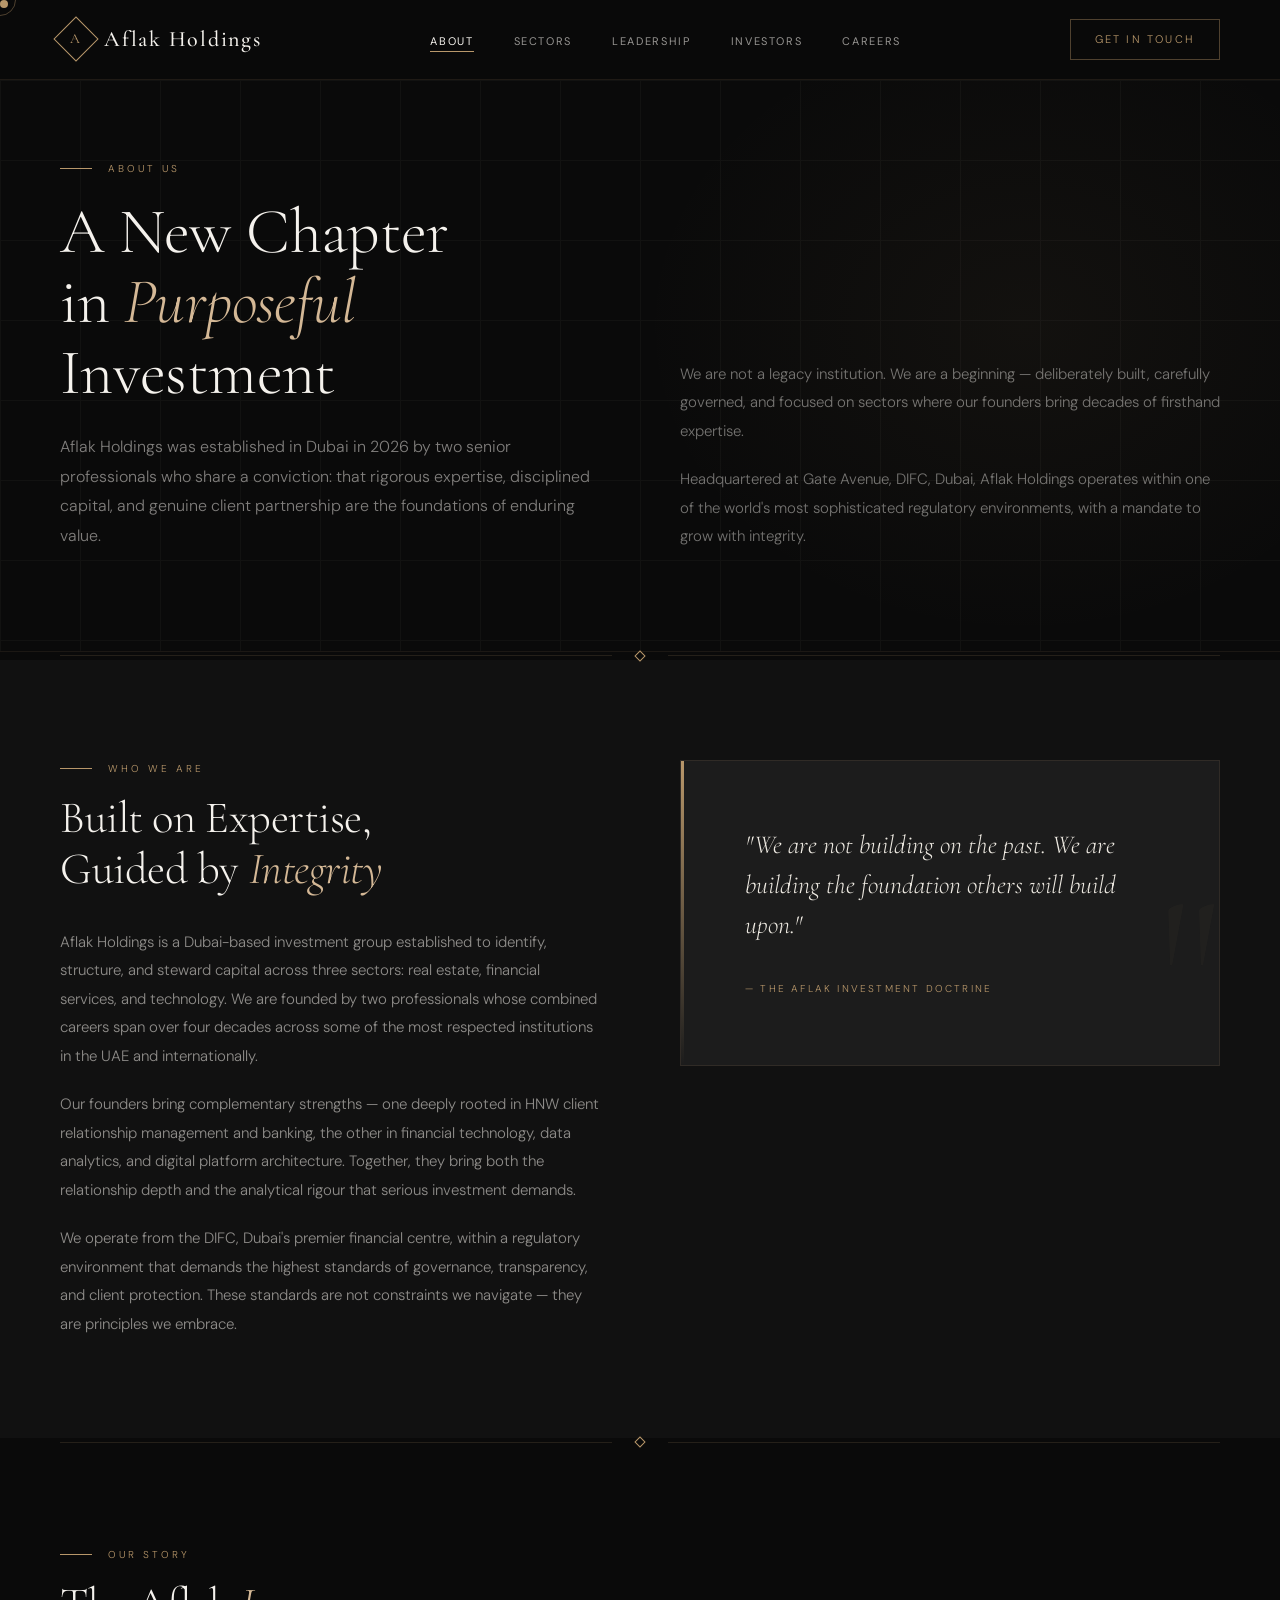
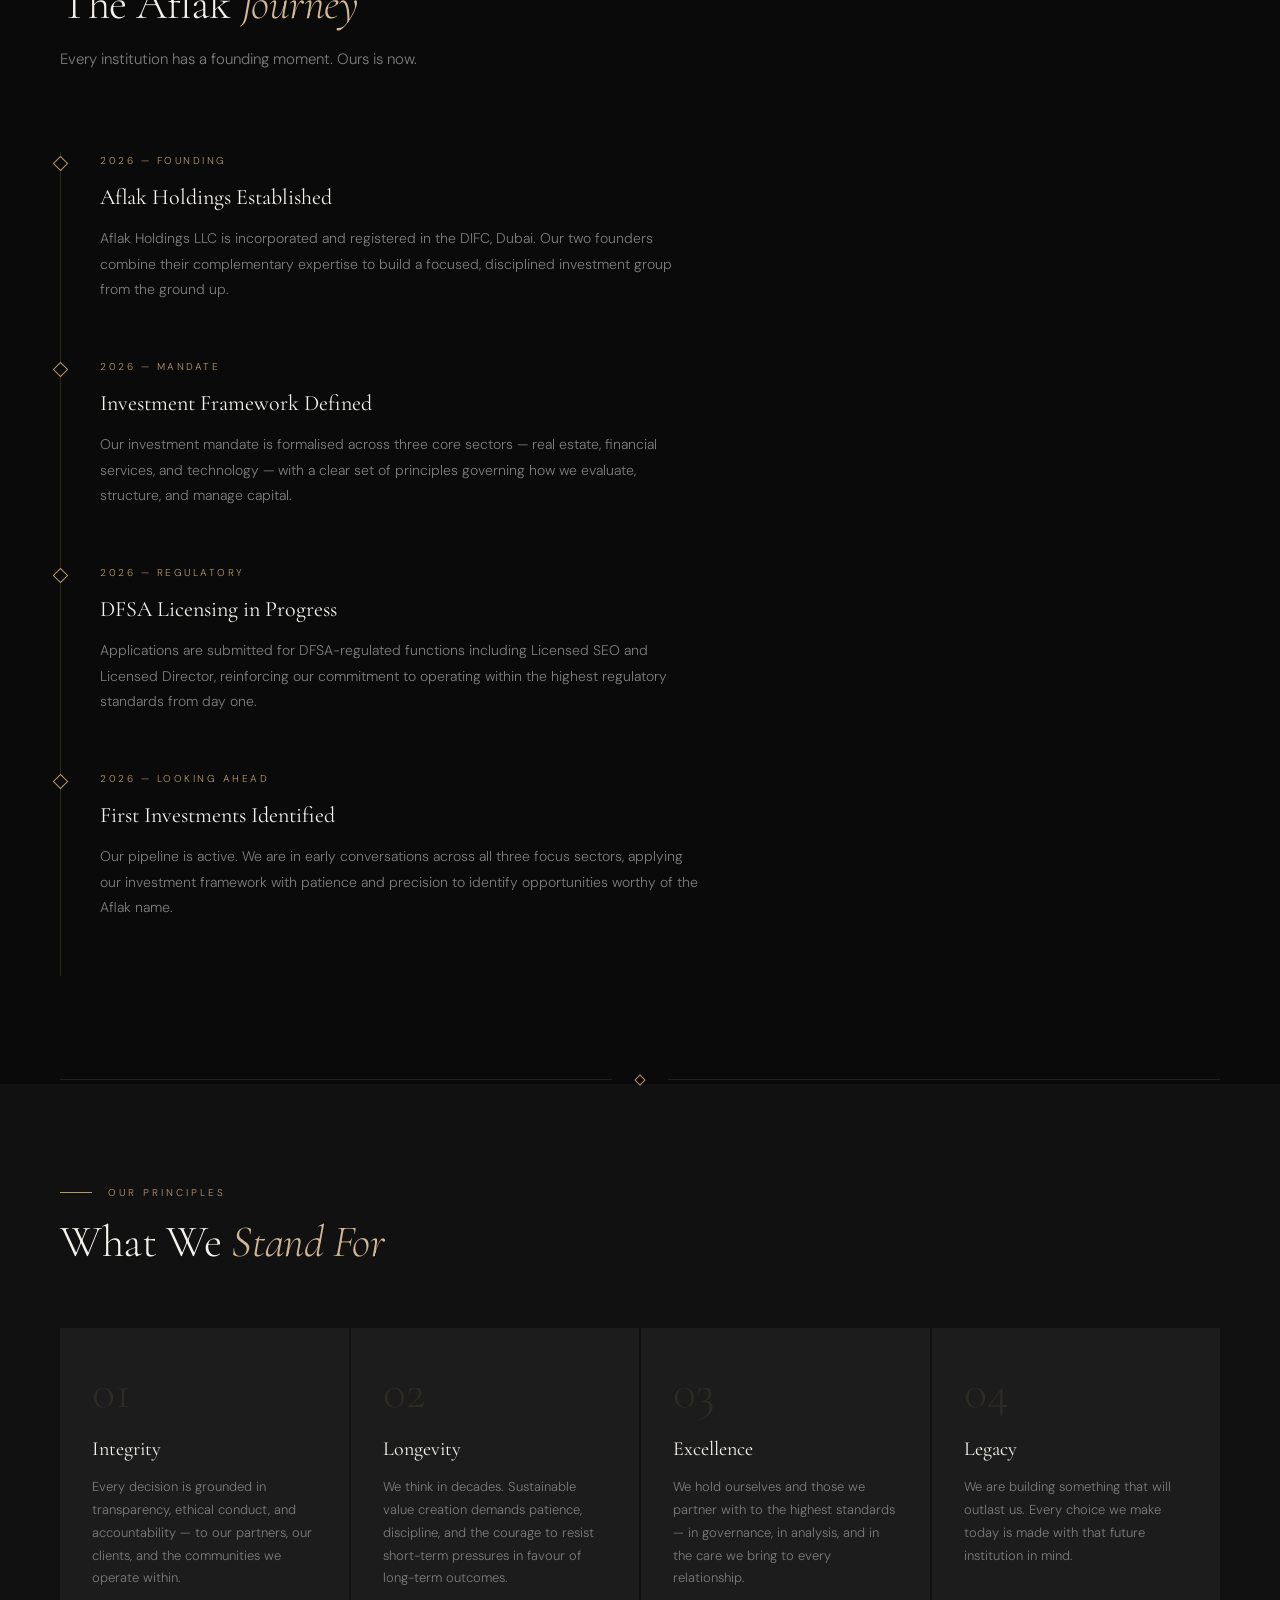
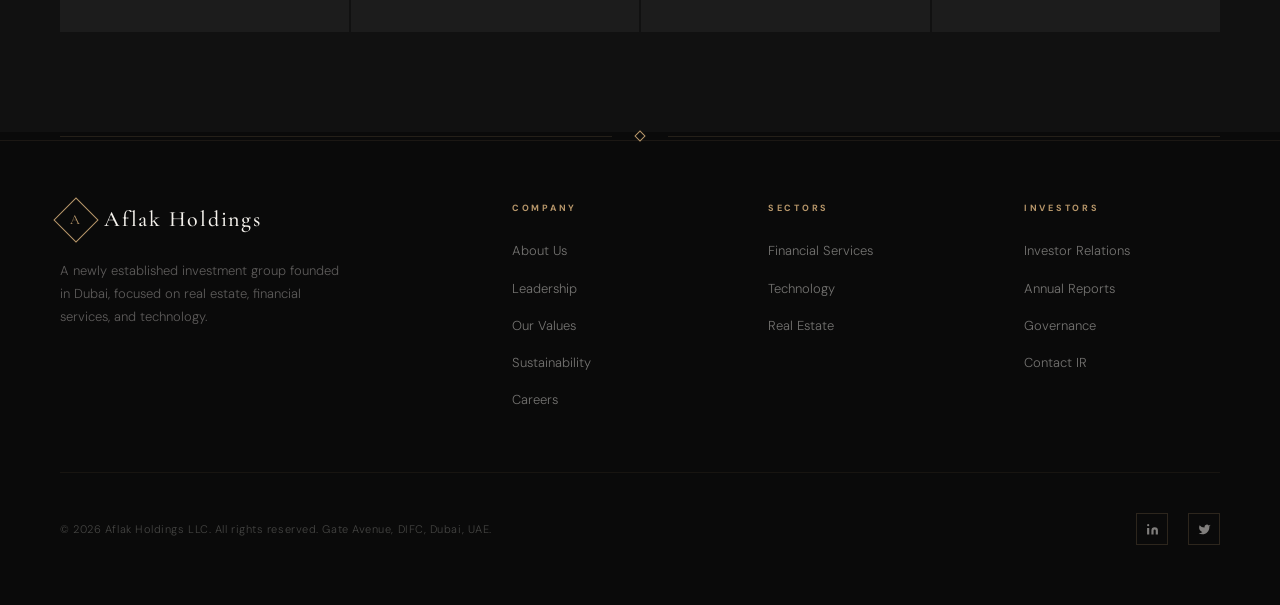
<file: about.html>
<!DOCTYPE html>
<html lang="en">
<head>
<meta charset="UTF-8">
<meta name="viewport" content="width=device-width, initial-scale=1.0">
<title>About Us — Aflak Holdings</title>
<link rel="preconnect" href="https://fonts.googleapis.com">
<link rel="preconnect" href="https://fonts.gstatic.com" crossorigin>
<link href="https://fonts.googleapis.com/css2?family=Cormorant+Garamond:ital,wght@0,300;0,400;0,500;1,300;1,400&family=DM+Sans:wght@300;400;500&display=swap" rel="stylesheet">
<link rel="stylesheet" href="shared.css">
<style>
  .timeline { margin-top: 80px; position: relative; }
  .timeline::before { content:'';position:absolute;left:0;top:0;width:1px;height:100%;background:rgba(184,151,106,0.2); }
  .timeline-item { padding-left: 40px; padding-bottom: 56px; position: relative; }
  .timeline-item::before { content:'';position:absolute;left:-5px;top:6px;width:11px;height:11px;border:1px solid var(--gold);background:var(--obsidian);transform:rotate(45deg); }
  .timeline-year { font-size:10px;letter-spacing:.25em;text-transform:uppercase;color:var(--gold);margin-bottom:10px;display:block; }
  .timeline-title { font-family:var(--serif);font-size:22px;font-weight:400;color:var(--warm-white);margin-bottom:10px; }
  .timeline-desc { font-size:14px;color:rgba(245,242,237,.5);line-height:1.8;max-width:600px; }

  .values-strip {
    display: grid;
    grid-template-columns: repeat(4,1fr);
    gap: 2px;
    margin-top: 60px;
  }
  .value-strip-item {
    background: var(--charcoal);
    padding: 40px 32px;
    border-bottom: 2px solid transparent;
    transition: border-color 0.3s;
  }
  .value-strip-item:hover { border-color: var(--gold); }
  .value-strip-num { font-family:var(--serif);font-size:48px;font-weight:300;color:rgba(184,151,106,.12);line-height:1;display:block;margin-bottom:16px; }
  .value-strip-title { font-family:var(--serif);font-size:20px;font-weight:400;color:var(--warm-white);margin-bottom:10px; }
  .value-strip-desc { font-size:13px;color:rgba(245,242,237,.45);line-height:1.75; }

  .founding-block {
    background: var(--charcoal);
    border: 1px solid rgba(184,151,106,0.12);
    padding: 64px;
    position: relative;
    overflow: hidden;
  }
  .founding-block::before { content:'';position:absolute;top:0;left:0;width:3px;height:100%;background:linear-gradient(to bottom,var(--gold),transparent); }
  .founding-quote { font-family:var(--serif);font-size:26px;font-style:italic;font-weight:300;line-height:1.55;color:var(--cream);margin-bottom:28px; }
  .founding-attr { font-size:10px;letter-spacing:.22em;text-transform:uppercase;color:var(--gold); }
  .founding-bg { position:absolute;bottom:-20px;right:0;font-family:var(--serif);font-size:220px;color:rgba(184,151,106,.04);line-height:1;pointer-events:none; }

  @media(max-width:768px){ .values-strip{grid-template-columns:1fr 1fr;} }
</style>
</head>
<body>

<!-- Page Hero -->
<div class="page-hero">
  <div class="page-hero-bg"></div>
  <div class="page-hero-grid"></div>
  <div class="page-hero-inner">
    <div class="fade-in">
      <div class="eyebrow"><div class="eyebrow-line"></div><span>About Us</span></div>
      <h1>A New Chapter<br>in <em>Purposeful</em><br>Investment</h1>
      <p class="page-hero-desc">Aflak Holdings was established in Dubai in 2026 by two senior professionals who share a conviction: that rigorous expertise, disciplined capital, and genuine client partnership are the foundations of enduring value.</p>
    </div>
    <div class="page-hero-right fade-in-2">
      <p>We are not a legacy institution. We are a beginning — deliberately built, carefully governed, and focused on sectors where our founders bring decades of firsthand expertise.</p>
      <p style="margin-top:20px;">Headquartered at Gate Avenue, DIFC, Dubai, Aflak Holdings operates within one of the world's most sophisticated regulatory environments, with a mandate to grow with integrity.</p>
    </div>
  </div>
</div>

<div class="divider"><div class="divider-line"></div><div class="divider-diamond"></div><div class="divider-line"></div></div>

<!-- Who We Are -->
<section style="background:var(--off-black);">
  <div class="section-inner">
    <div class="prose-grid">
      <div>
        <div class="section-eyebrow"><div class="section-eyebrow-line"></div><span>Who We Are</span></div>
        <h2 style="margin-bottom:32px;">Built on Expertise,<br>Guided by <em>Integrity</em></h2>
        <div class="prose">
          <p>Aflak Holdings is a Dubai-based investment group established to identify, structure, and steward capital across three sectors: real estate, financial services, and technology. We are founded by two professionals whose combined careers span over four decades across some of the most respected institutions in the UAE and internationally.</p>
          <p>Our founders bring complementary strengths — one deeply rooted in HNW client relationship management and banking, the other in financial technology, data analytics, and digital platform architecture. Together, they bring both the relationship depth and the analytical rigour that serious investment demands.</p>
          <p>We operate from the DIFC, Dubai's premier financial centre, within a regulatory environment that demands the highest standards of governance, transparency, and client protection. These standards are not constraints we navigate — they are principles we embrace.</p>
        </div>
      </div>
      <div class="founding-block">
        <p class="founding-quote">"We are not building on the past. We are building the foundation others will build upon."</p>
        <span class="founding-attr">— The Aflak Investment Doctrine</span>
        <div class="founding-bg">"</div>
      </div>
    </div>
  </div>
</section>

<div class="divider"><div class="divider-line"></div><div class="divider-diamond"></div><div class="divider-line"></div></div>

<!-- Our Story / Timeline -->
<section>
  <div class="section-inner">
    <div class="section-eyebrow"><div class="section-eyebrow-line"></div><span>Our Story</span></div>
    <h2 style="margin-bottom:16px;">The Aflak <em>Journey</em></h2>
    <p style="color:rgba(245,242,237,.5);font-size:15px;max-width:560px;">Every institution has a founding moment. Ours is now.</p>
    <div class="timeline">
      <div class="timeline-item">
        <span class="timeline-year">2026 — Founding</span>
        <div class="timeline-title">Aflak Holdings Established</div>
        <p class="timeline-desc">Aflak Holdings LLC is incorporated and registered in the DIFC, Dubai. Our two founders combine their complementary expertise to build a focused, disciplined investment group from the ground up.</p>
      </div>
      <div class="timeline-item">
        <span class="timeline-year">2026 — Mandate</span>
        <div class="timeline-title">Investment Framework Defined</div>
        <p class="timeline-desc">Our investment mandate is formalised across three core sectors — real estate, financial services, and technology — with a clear set of principles governing how we evaluate, structure, and manage capital.</p>
      </div>
      <div class="timeline-item">
        <span class="timeline-year">2026 — Regulatory</span>
        <div class="timeline-title">DFSA Licensing in Progress</div>
        <p class="timeline-desc">Applications are submitted for DFSA-regulated functions including Licensed SEO and Licensed Director, reinforcing our commitment to operating within the highest regulatory standards from day one.</p>
      </div>
      <div class="timeline-item">
        <span class="timeline-year">2026 — Looking Ahead</span>
        <div class="timeline-title">First Investments Identified</div>
        <p class="timeline-desc">Our pipeline is active. We are in early conversations across all three focus sectors, applying our investment framework with patience and precision to identify opportunities worthy of the Aflak name.</p>
      </div>
    </div>
  </div>
</section>

<div class="divider"><div class="divider-line"></div><div class="divider-diamond"></div><div class="divider-line"></div></div>

<!-- Values Strip -->
<section style="background:var(--off-black);">
  <div class="section-inner">
    <div class="section-eyebrow"><div class="section-eyebrow-line"></div><span>Our Principles</span></div>
    <h2>What We <em>Stand For</em></h2>
    <div class="values-strip">
      <div class="value-strip-item">
        <span class="value-strip-num">01</span>
        <div class="value-strip-title">Integrity</div>
        <p class="value-strip-desc">Every decision is grounded in transparency, ethical conduct, and accountability — to our partners, our clients, and the communities we operate within.</p>
      </div>
      <div class="value-strip-item">
        <span class="value-strip-num">02</span>
        <div class="value-strip-title">Longevity</div>
        <p class="value-strip-desc">We think in decades. Sustainable value creation demands patience, discipline, and the courage to resist short-term pressures in favour of long-term outcomes.</p>
      </div>
      <div class="value-strip-item">
        <span class="value-strip-num">03</span>
        <div class="value-strip-title">Excellence</div>
        <p class="value-strip-desc">We hold ourselves and those we partner with to the highest standards — in governance, in analysis, and in the care we bring to every relationship.</p>
      </div>
      <div class="value-strip-item">
        <span class="value-strip-num">04</span>
        <div class="value-strip-title">Legacy</div>
        <p class="value-strip-desc">We are building something that will outlast us. Every choice we make today is made with that future institution in mind.</p>
      </div>
    </div>
  </div>
</section>

<script src="shared.js"></script>
</body>
</html>
</file>
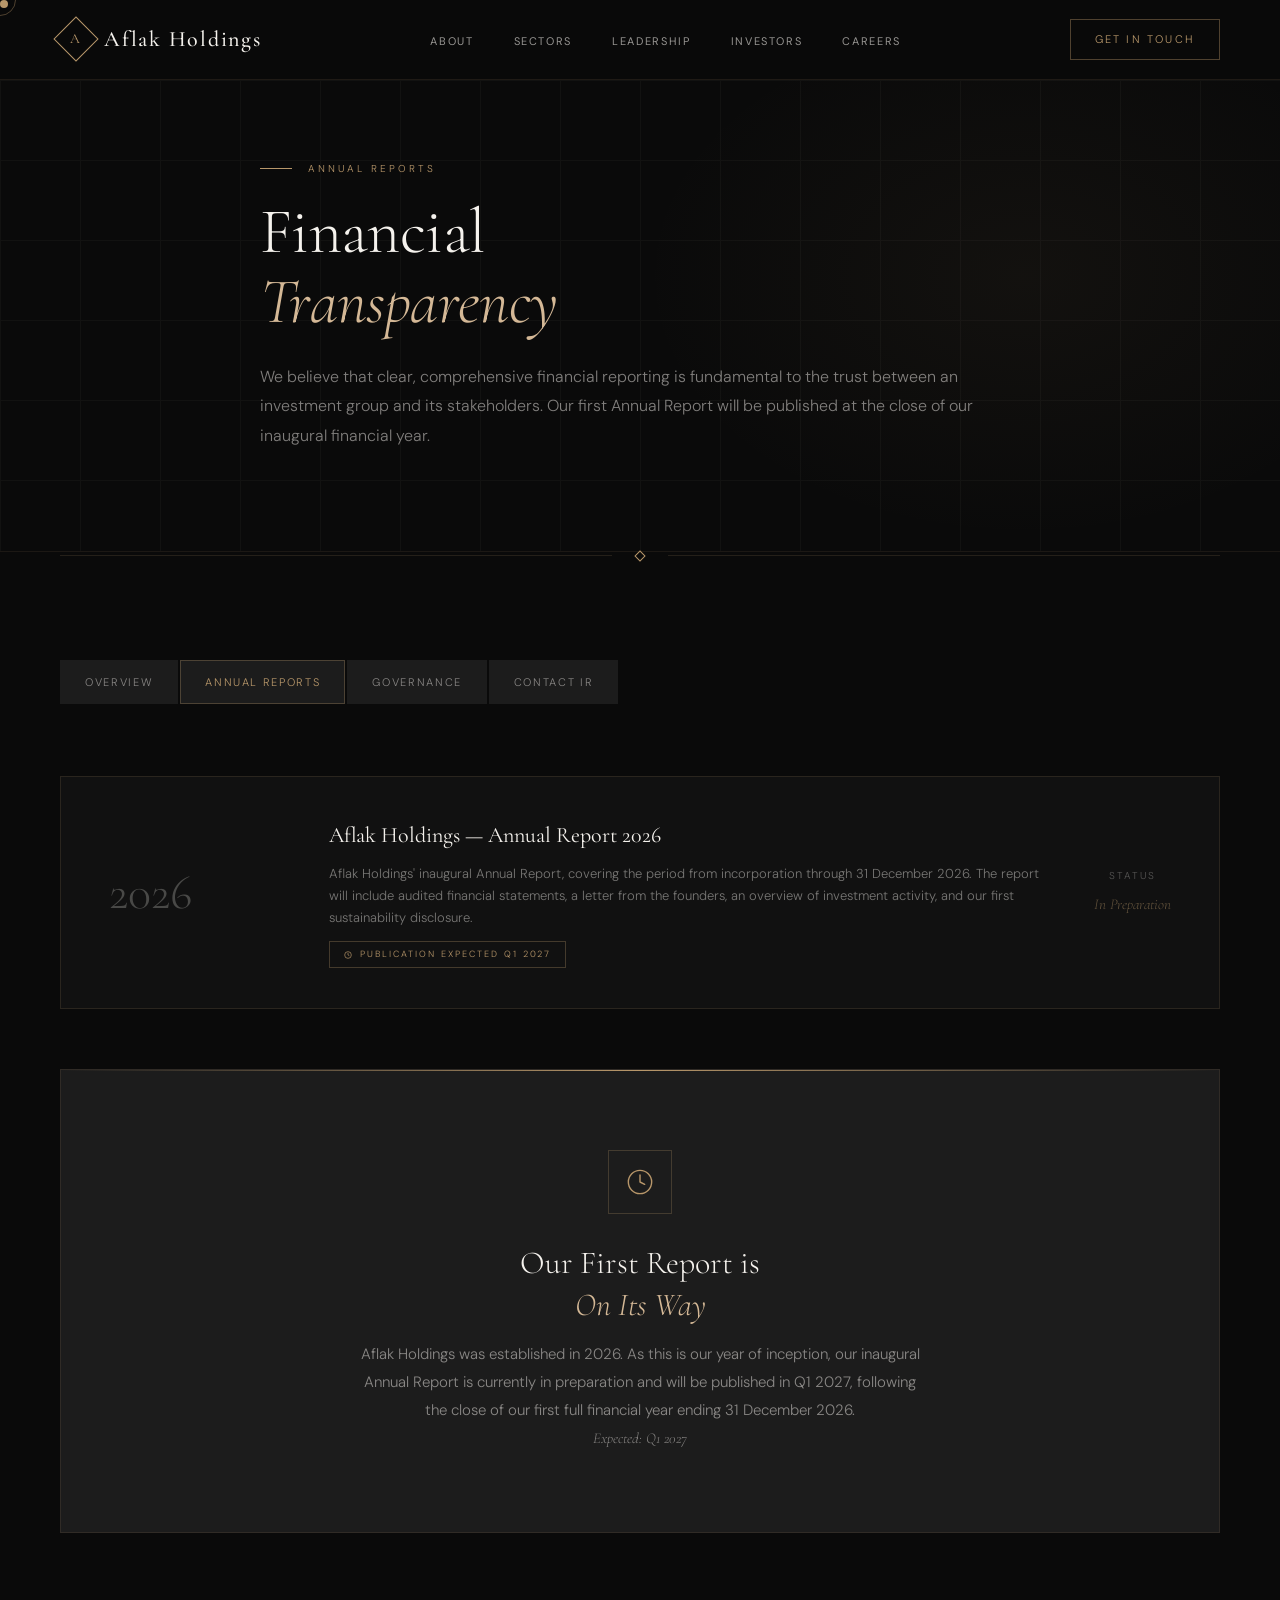
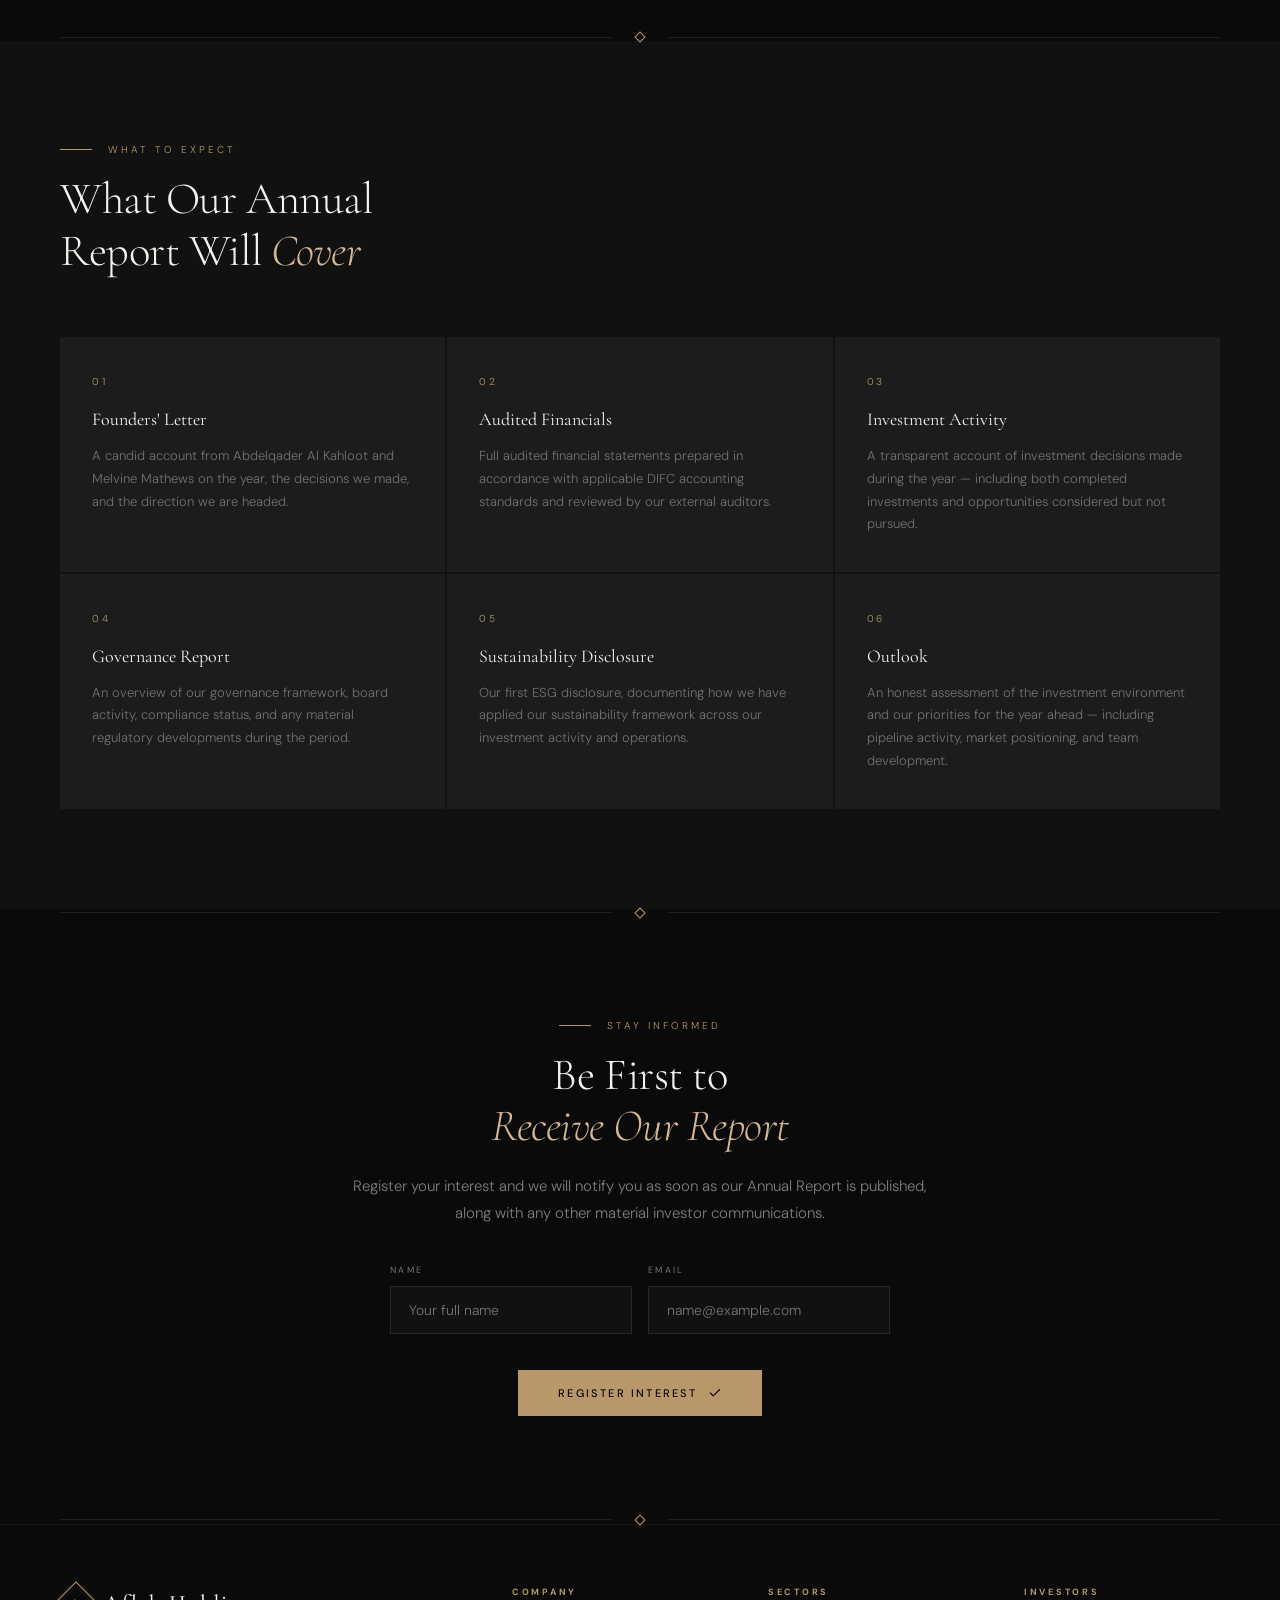
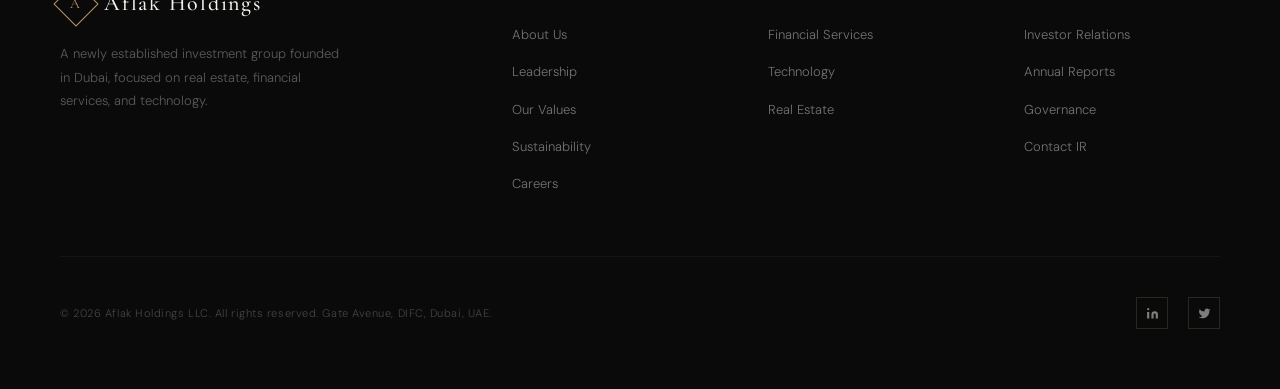
<file: annual-reports.html>
<!DOCTYPE html>
<html lang="en">
<head>
<meta charset="UTF-8">
<meta name="viewport" content="width=device-width, initial-scale=1.0">
<title>Annual Reports — Aflak Holdings</title>
<link rel="preconnect" href="https://fonts.googleapis.com">
<link rel="preconnect" href="https://fonts.gstatic.com" crossorigin>
<link href="https://fonts.googleapis.com/css2?family=Cormorant+Garamond:ital,wght@0,300;0,400;0,500;1,300;1,400&family=DM+Sans:wght@300;400;500&display=swap" rel="stylesheet">
<link rel="stylesheet" href="shared.css">
<style>
  .ir-nav { display:flex;gap:2px;margin-bottom:72px;flex-wrap:wrap; }
  .ir-nav a { padding:12px 24px;font-size:11px;letter-spacing:.15em;text-transform:uppercase;text-decoration:none;background:var(--charcoal);color:rgba(245,242,237,.5);transition:all .3s;border:1px solid transparent; }
  .ir-nav a.active,.ir-nav a:hover { color:var(--gold);border-color:rgba(184,151,106,.3); }

  .report-card {
    border: 1px solid rgba(184,151,106,0.15);
    display: grid;
    grid-template-columns: 180px 1fr auto;
    gap: 40px;
    align-items: center;
    padding: 40px 48px;
    margin-bottom: 2px;
    transition: border-color 0.3s, background 0.3s;
    background: var(--off-black);
  }
  .report-card:hover { border-color:rgba(184,151,106,.35);background:var(--charcoal); }

  .report-year { font-family:var(--serif);font-size:48px;font-weight:300;color:var(--warm-white);line-height:1; }
  .report-year.upcoming { color:rgba(245,242,237,.25); }

  .report-info h4 { font-family:var(--serif);font-size:22px;font-weight:400;color:var(--warm-white);margin-bottom:8px; }
  .report-info p { font-size:13px;color:rgba(245,242,237,.45);line-height:1.7; }
  .report-status { display:inline-flex;align-items:center;gap:8px;font-size:9px;letter-spacing:.22em;text-transform:uppercase;padding:5px 14px;border:1px solid;margin-top:12px; }
  .report-status.pending { color:var(--gold);border-color:rgba(184,151,106,.3); }
  .report-status.available { color:#6bc28a;border-color:rgba(107,194,138,.3); }

  .countdown-block {
    background: var(--charcoal);
    border: 1px solid rgba(184,151,106,.12);
    padding: 80px;
    text-align: center;
    position: relative;
    overflow: hidden;
    margin-top: 60px;
  }
  .countdown-block::before { content:'';position:absolute;top:0;left:0;right:0;height:1px;background:linear-gradient(to right,transparent,var(--gold),transparent); }
  .countdown-icon { width:64px;height:64px;border:1px solid rgba(184,151,106,.25);display:flex;align-items:center;justify-content:center;margin:0 auto 28px; }
  .countdown-icon svg { width:28px;height:28px;stroke:var(--gold);fill:none;stroke-width:1.2;stroke-linecap:round;stroke-linejoin:round; }
  .countdown-block h3 { font-family:var(--serif);font-size:32px;font-weight:300;color:var(--warm-white);margin-bottom:16px; }
  .countdown-block h3 em { font-style:italic;color:var(--gold-light); }
  .countdown-block p { font-size:15px;color:rgba(245,242,237,.5);max-width:560px;margin:0 auto;line-height:1.85; }
  .countdown-date { font-family:var(--serif);font-size:20px;font-style:italic;color:var(--gold-light);margin-top:20px; }

  .what-inside { display:grid;grid-template-columns:repeat(3,1fr);gap:2px;margin-top:60px; }
  .wi-card { background:var(--charcoal);padding:36px 32px; }
  .wi-num { font-size:10px;letter-spacing:.25em;color:var(--gold);margin-bottom:14px;display:block; }
  .wi-title { font-family:var(--serif);font-size:18px;font-weight:400;color:var(--warm-white);margin-bottom:10px; }
  .wi-desc { font-size:13px;color:rgba(245,242,237,.4);line-height:1.75; }

  @media(max-width:1024px){ .report-card{grid-template-columns:1fr;gap:16px;} .what-inside{grid-template-columns:1fr 1fr;} .countdown-block{padding:48px 28px;} }
  @media(max-width:768px){ .what-inside{grid-template-columns:1fr;} }
</style>
</head>
<body>

<div class="page-hero">
  <div class="page-hero-bg"></div>
  <div class="page-hero-grid"></div>
  <div class="page-hero-inner full">
    <div class="fade-in">
      <div class="eyebrow"><div class="eyebrow-line"></div><span>Annual Reports</span></div>
      <h1>Financial<br><em>Transparency</em></h1>
      <p class="page-hero-desc">We believe that clear, comprehensive financial reporting is fundamental to the trust between an investment group and its stakeholders. Our first Annual Report will be published at the close of our inaugural financial year.</p>
    </div>
  </div>
</div>

<div class="divider"><div class="divider-line"></div><div class="divider-diamond"></div><div class="divider-line"></div></div>

<section>
  <div class="section-inner">
    <div class="ir-nav">
      <a href="investor-relations.html">Overview</a>
      <a href="annual-reports.html" class="active">Annual Reports</a>
      <a href="governance.html">Governance</a>
      <a href="contact-ir.html">Contact IR</a>
    </div>

    <!-- 2026 Report Placeholder -->
    <div class="report-card">
      <div class="report-year upcoming">2026</div>
      <div class="report-info">
        <h4>Aflak Holdings — Annual Report 2026</h4>
        <p>Aflak Holdings' inaugural Annual Report, covering the period from incorporation through 31 December 2026. The report will include audited financial statements, a letter from the founders, an overview of investment activity, and our first sustainability disclosure.</p>
        <span class="report-status pending">
          <svg width="8" height="8" viewBox="0 0 24 24" fill="none" stroke="currentColor" stroke-width="2"><circle cx="12" cy="12" r="10"/><polyline points="12 6 12 12 16 14"/></svg>
          Publication Expected Q1 2027
        </span>
      </div>
      <div style="text-align:center;">
        <div style="font-size:10px;letter-spacing:.2em;text-transform:uppercase;color:rgba(245,242,237,.3);margin-bottom:8px;">Status</div>
        <div style="font-family:var(--serif);font-size:15px;color:rgba(184,151,106,.5);font-style:italic;">In Preparation</div>
      </div>
    </div>

    <!-- Countdown block -->
    <div class="countdown-block">
      <div class="countdown-icon">
        <svg viewBox="0 0 24 24"><circle cx="12" cy="12" r="10"/><polyline points="12 6 12 12 16 14"/></svg>
      </div>
      <h3>Our First Report is<br><em>On Its Way</em></h3>
      <p>Aflak Holdings was established in 2026. As this is our year of inception, our inaugural Annual Report is currently in preparation and will be published in Q1 2027, following the close of our first full financial year ending 31 December 2026.</p>
      <p class="countdown-date">Expected: Q1 2027</p>
    </div>
  </div>
</section>

<div class="divider"><div class="divider-line"></div><div class="divider-diamond"></div><div class="divider-line"></div></div>

<section style="background:var(--off-black);">
  <div class="section-inner">
    <div class="section-eyebrow"><div class="section-eyebrow-line"></div><span>What to Expect</span></div>
    <h2>What Our Annual<br>Report Will <em>Cover</em></h2>
    <div class="what-inside">
      <div class="wi-card"><span class="wi-num">01</span><div class="wi-title">Founders' Letter</div><p class="wi-desc">A candid account from Abdelqader Al Kahloot and Melvine Mathews on the year, the decisions we made, and the direction we are headed.</p></div>
      <div class="wi-card"><span class="wi-num">02</span><div class="wi-title">Audited Financials</div><p class="wi-desc">Full audited financial statements prepared in accordance with applicable DIFC accounting standards and reviewed by our external auditors.</p></div>
      <div class="wi-card"><span class="wi-num">03</span><div class="wi-title">Investment Activity</div><p class="wi-desc">A transparent account of investment decisions made during the year — including both completed investments and opportunities considered but not pursued.</p></div>
      <div class="wi-card"><span class="wi-num">04</span><div class="wi-title">Governance Report</div><p class="wi-desc">An overview of our governance framework, board activity, compliance status, and any material regulatory developments during the period.</p></div>
      <div class="wi-card"><span class="wi-num">05</span><div class="wi-title">Sustainability Disclosure</div><p class="wi-desc">Our first ESG disclosure, documenting how we have applied our sustainability framework across our investment activity and operations.</p></div>
      <div class="wi-card"><span class="wi-num">06</span><div class="wi-title">Outlook</div><p class="wi-desc">An honest assessment of the investment environment and our priorities for the year ahead — including pipeline activity, market positioning, and team development.</p></div>
    </div>
  </div>
</section>

<div class="divider"><div class="divider-line"></div><div class="divider-diamond"></div><div class="divider-line"></div></div>

<section>
  <div class="section-inner" style="text-align:center;max-width:600px;margin:0 auto;">
    <div class="section-eyebrow" style="justify-content:center;"><div class="section-eyebrow-line"></div><span>Stay Informed</span></div>
    <h2>Be First to<br><em>Receive Our Report</em></h2>
    <p style="color:rgba(245,242,237,.5);font-size:15px;margin:20px 0 36px;line-height:1.8;">Register your interest and we will notify you as soon as our Annual Report is published, along with any other material investor communications.</p>
    <div class="form-row" style="text-align:left;max-width:500px;margin:0 auto 16px;">
      <div class="form-group"><label>Name</label><input type="text" placeholder="Your full name"></div>
      <div class="form-group"><label>Email</label><input type="email" placeholder="name@example.com"></div>
    </div>
    <button class="form-submit" type="button" style="margin:0 auto;">
      Register Interest
      <svg width="14" height="14" viewBox="0 0 24 24" fill="none" stroke="currentColor" stroke-width="2" stroke-linecap="round" stroke-linejoin="round"><polyline points="20 6 9 17 4 12"/></svg>
    </button>
  </div>
</section>

<script src="shared.js"></script>
</body>
</html>
</file>
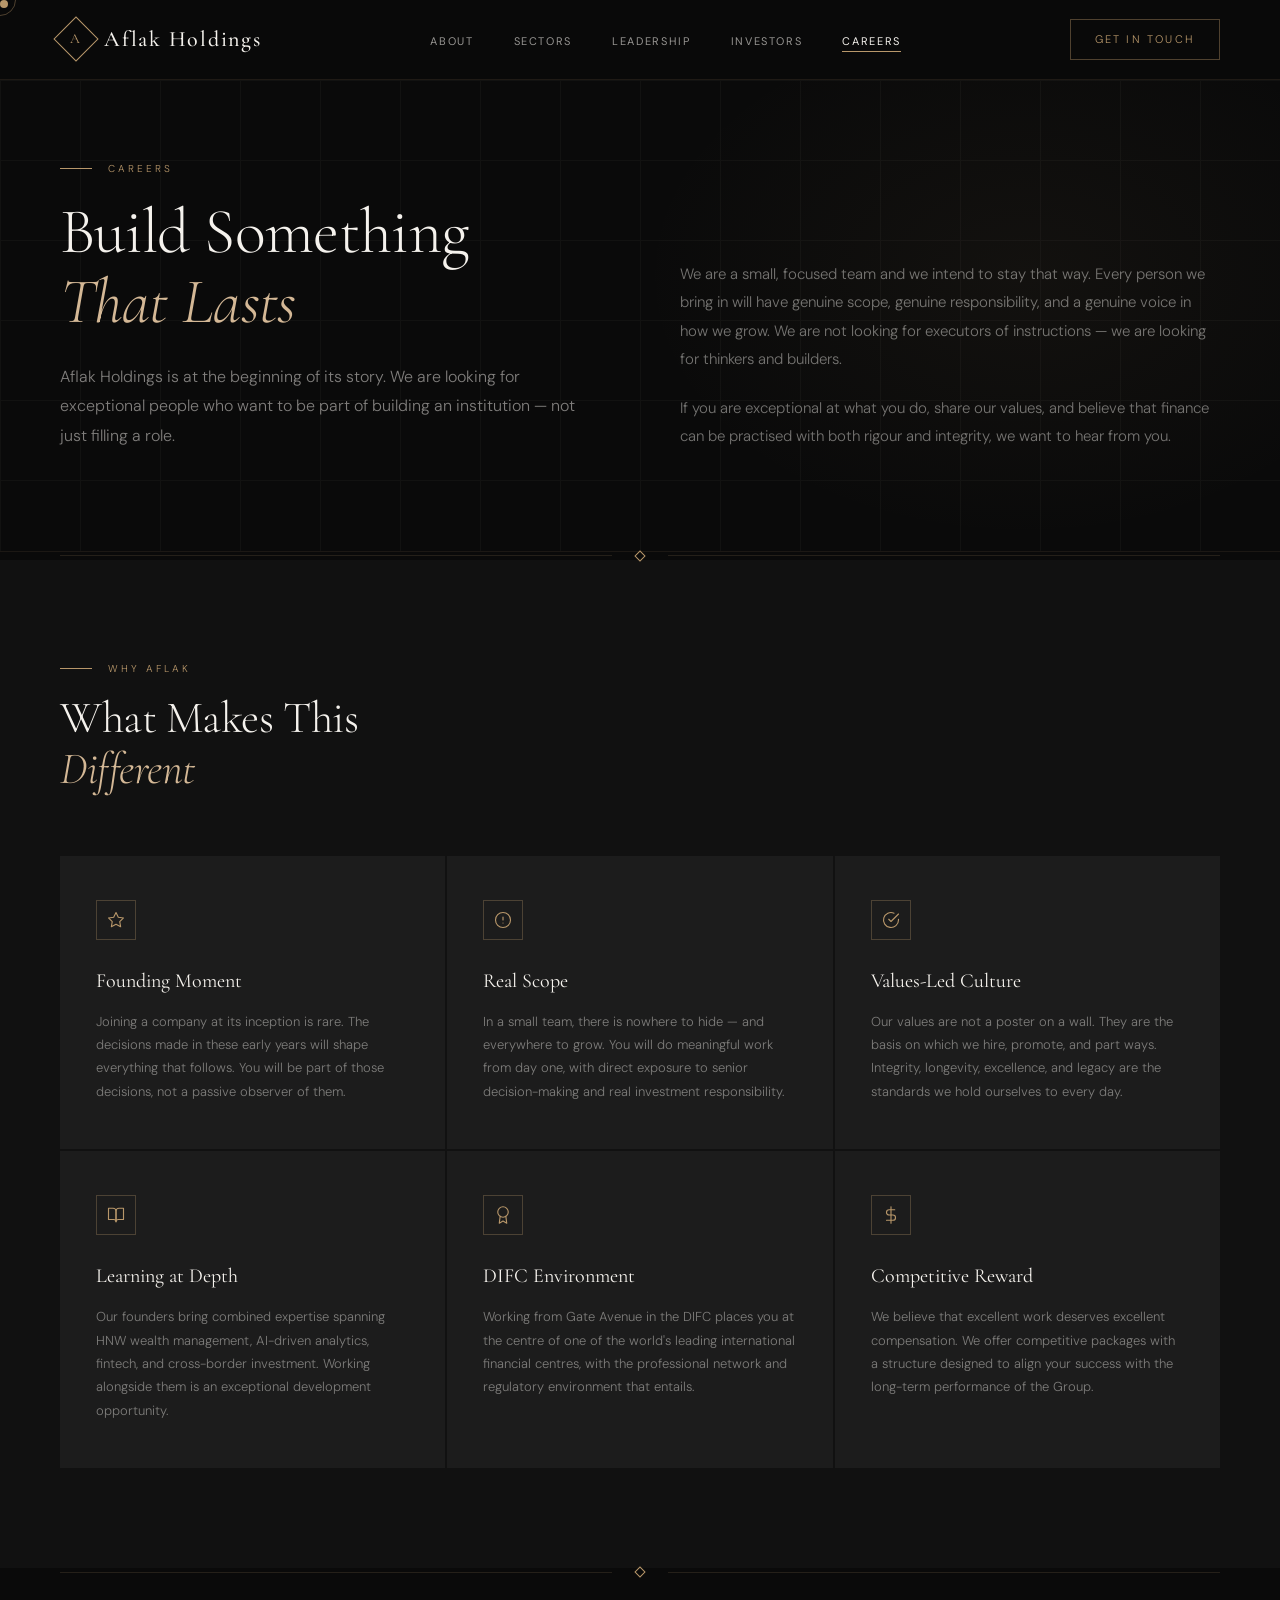
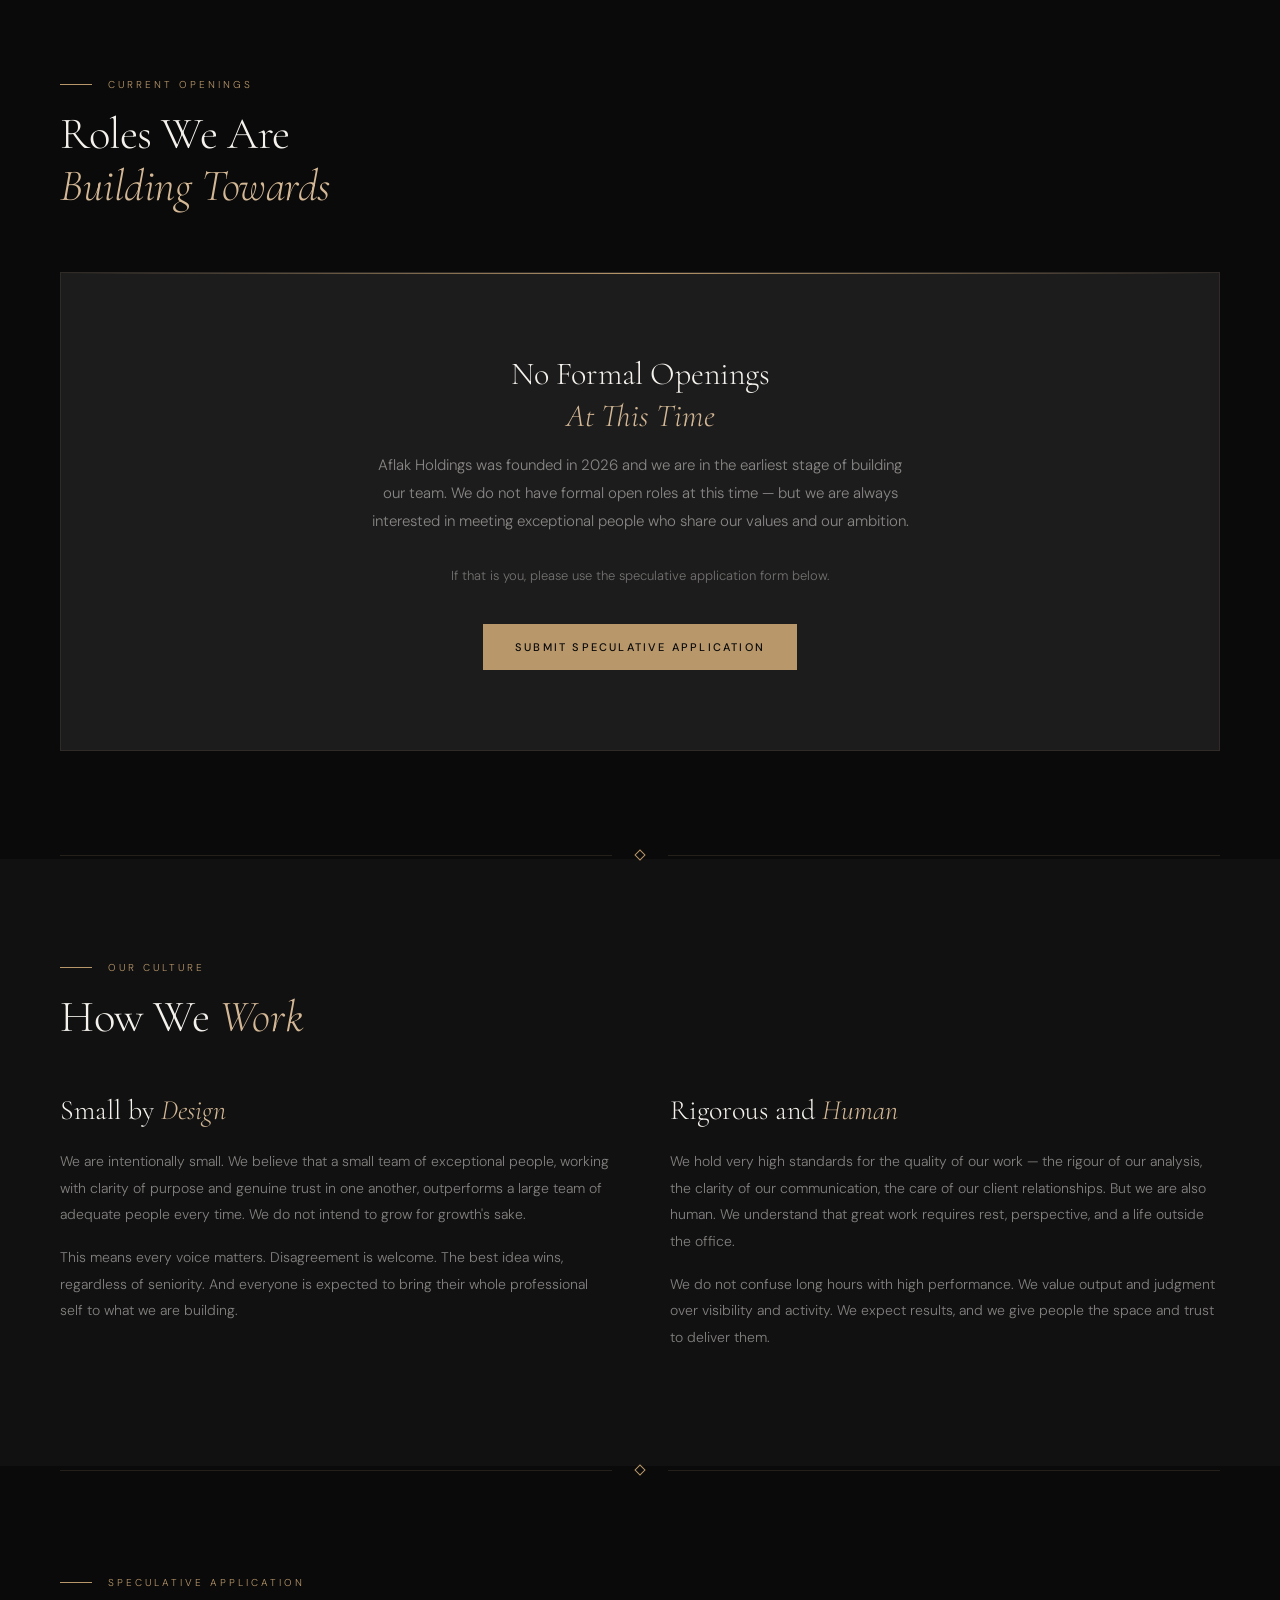
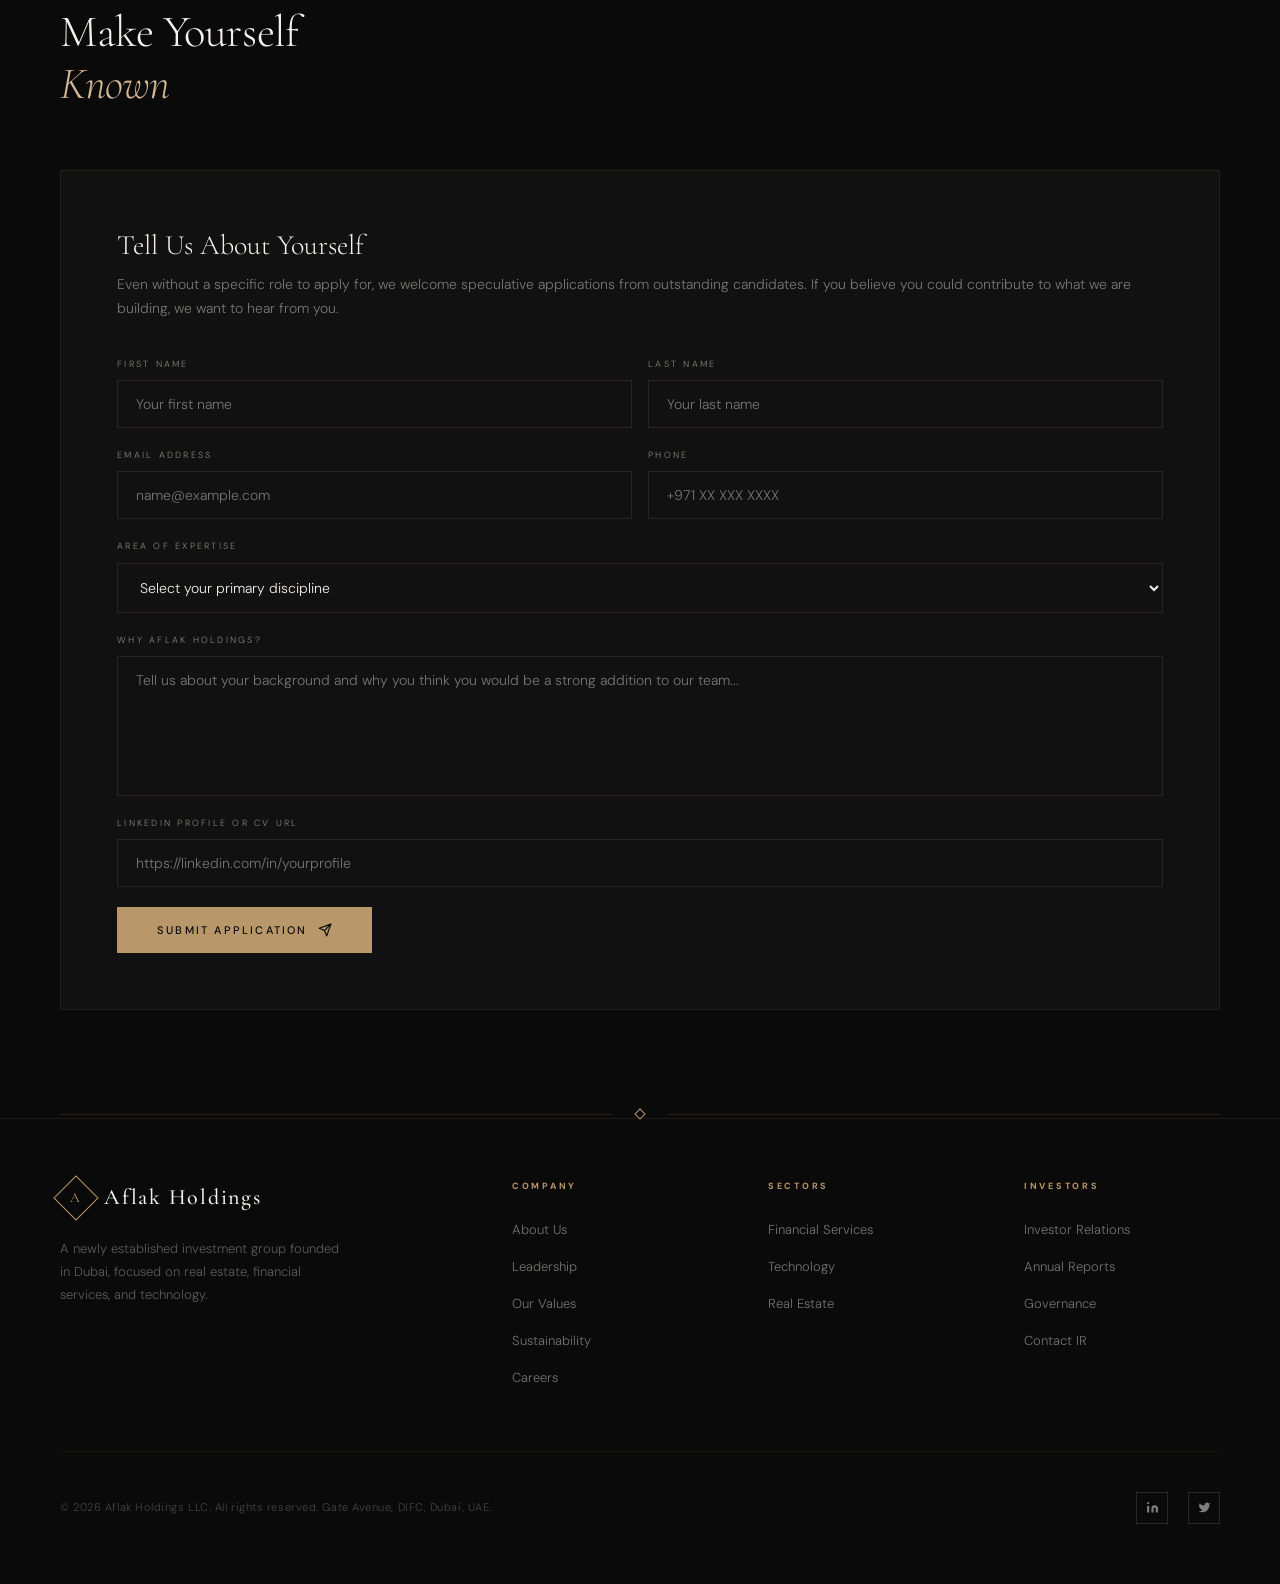
<file: careers.html>
<!DOCTYPE html>
<html lang="en">
<head>
<meta charset="UTF-8">
<meta name="viewport" content="width=device-width, initial-scale=1.0">
<title>Careers — Aflak Holdings</title>
<link rel="preconnect" href="https://fonts.googleapis.com">
<link rel="preconnect" href="https://fonts.gstatic.com" crossorigin>
<link href="https://fonts.googleapis.com/css2?family=Cormorant+Garamond:ital,wght@0,300;0,400;0,500;1,300;1,400&family=DM+Sans:wght@300;400;500&display=swap" rel="stylesheet">
<link rel="stylesheet" href="shared.css">
<style>
  .why-grid {
    display: grid;
    grid-template-columns: repeat(3,1fr);
    gap: 2px;
    margin-top: 60px;
  }
  .why-card {
    background: var(--charcoal);
    padding: 44px 36px;
    border-bottom: 2px solid transparent;
    transition: border-color 0.3s;
  }
  .why-card:hover { border-color: var(--gold); }
  .why-icon { width: 40px; height: 40px; border: 1px solid rgba(184,151,106,.3); display:flex;align-items:center;justify-content:center;margin-bottom:24px; }
  .why-icon svg { width:18px;height:18px;stroke:var(--gold);fill:none;stroke-width:1.5;stroke-linecap:round;stroke-linejoin:round; }
  .why-title { font-family:var(--serif);font-size:20px;font-weight:400;color:var(--warm-white);margin-bottom:12px; }
  .why-desc { font-size:13px;color:rgba(245,242,237,.45);line-height:1.8; }

  .openings-notice {
    background: var(--charcoal);
    border: 1px solid rgba(184,151,106,.12);
    padding: 80px;
    text-align: center;
    position: relative;
    overflow: hidden;
  }
  .openings-notice::before { content:'';position:absolute;top:0;left:0;right:0;height:1px;background:linear-gradient(to right,transparent,var(--gold),transparent); }
  .openings-notice h3 { font-family:var(--serif);font-size:32px;font-weight:300;color:var(--warm-white);margin-bottom:16px; }
  .openings-notice h3 em { font-style:italic;color:var(--gold-light); }
  .openings-notice p { font-size:15px;color:rgba(245,242,237,.5);max-width:540px;margin:0 auto 36px;line-height:1.85; }

  .culture-grid {
    display: grid;
    grid-template-columns: 1fr 1fr;
    gap: 60px;
    align-items: start;
  }
  .culture-block h3 { font-family:var(--serif);font-size:28px;font-weight:300;margin-bottom:20px;color:var(--warm-white); }
  .culture-block h3 em { font-style:italic;color:var(--gold-light); }
  .culture-block p { font-size:14px;color:rgba(245,242,237,.5);line-height:1.9;margin-bottom:16px; }

  .speculative-form {
    background: var(--off-black);
    border: 1px solid rgba(184,151,106,.1);
    padding: 56px;
    margin-top: 60px;
  }
  .speculative-form h3 { font-family:var(--serif);font-size:28px;font-weight:300;margin-bottom:8px;color:var(--warm-white); }
  .speculative-form p { font-size:14px;color:rgba(245,242,237,.45);margin-bottom:36px;line-height:1.75; }

  @media(max-width:1024px){ .why-grid{grid-template-columns:1fr 1fr;} .culture-grid{grid-template-columns:1fr;} }
  @media(max-width:768px){ .why-grid{grid-template-columns:1fr;} .openings-notice{padding:48px 28px;} .speculative-form{padding:36px 28px;} }
</style>
</head>
<body>

<div class="page-hero">
  <div class="page-hero-bg"></div>
  <div class="page-hero-grid"></div>
  <div class="page-hero-inner">
    <div class="fade-in">
      <div class="eyebrow"><div class="eyebrow-line"></div><span>Careers</span></div>
      <h1>Build Something<br><em>That Lasts</em></h1>
      <p class="page-hero-desc">Aflak Holdings is at the beginning of its story. We are looking for exceptional people who want to be part of building an institution — not just filling a role.</p>
    </div>
    <div class="page-hero-right fade-in-2">
      <p>We are a small, focused team and we intend to stay that way. Every person we bring in will have genuine scope, genuine responsibility, and a genuine voice in how we grow. We are not looking for executors of instructions — we are looking for thinkers and builders.</p>
      <p style="margin-top:20px;">If you are exceptional at what you do, share our values, and believe that finance can be practised with both rigour and integrity, we want to hear from you.</p>
    </div>
  </div>
</div>

<div class="divider"><div class="divider-line"></div><div class="divider-diamond"></div><div class="divider-line"></div></div>

<!-- Why Aflak -->
<section style="background:var(--off-black);">
  <div class="section-inner">
    <div class="section-eyebrow"><div class="section-eyebrow-line"></div><span>Why Aflak</span></div>
    <h2>What Makes This<br><em>Different</em></h2>
    <div class="why-grid">
      <div class="why-card">
        <div class="why-icon">
          <svg viewBox="0 0 24 24"><polygon points="12 2 15.09 8.26 22 9.27 17 14.14 18.18 21.02 12 17.77 5.82 21.02 7 14.14 2 9.27 8.91 8.26 12 2"/></svg>
        </div>
        <div class="why-title">Founding Moment</div>
        <p class="why-desc">Joining a company at its inception is rare. The decisions made in these early years will shape everything that follows. You will be part of those decisions, not a passive observer of them.</p>
      </div>
      <div class="why-card">
        <div class="why-icon">
          <svg viewBox="0 0 24 24"><circle cx="12" cy="12" r="10"/><path d="M12 8v4M12 16h.01"/></svg>
        </div>
        <div class="why-title">Real Scope</div>
        <p class="why-desc">In a small team, there is nowhere to hide — and everywhere to grow. You will do meaningful work from day one, with direct exposure to senior decision-making and real investment responsibility.</p>
      </div>
      <div class="why-card">
        <div class="why-icon">
          <svg viewBox="0 0 24 24"><path d="M22 11.08V12a10 10 0 1 1-5.93-9.14"/><polyline points="22 4 12 14.01 9 11.01"/></svg>
        </div>
        <div class="why-title">Values-Led Culture</div>
        <p class="why-desc">Our values are not a poster on a wall. They are the basis on which we hire, promote, and part ways. Integrity, longevity, excellence, and legacy are the standards we hold ourselves to every day.</p>
      </div>
      <div class="why-card">
        <div class="why-icon">
          <svg viewBox="0 0 24 24"><path d="M2 3h6a4 4 0 0 1 4 4v14a3 3 0 0 0-3-3H2z"/><path d="M22 3h-6a4 4 0 0 0-4 4v14a3 3 0 0 1 3-3h7z"/></svg>
        </div>
        <div class="why-title">Learning at Depth</div>
        <p class="why-desc">Our founders bring combined expertise spanning HNW wealth management, AI-driven analytics, fintech, and cross-border investment. Working alongside them is an exceptional development opportunity.</p>
      </div>
      <div class="why-card">
        <div class="why-icon">
          <svg viewBox="0 0 24 24"><circle cx="12" cy="8" r="7"/><polyline points="8.21 13.89 7 23 12 20 17 23 15.79 13.88"/></svg>
        </div>
        <div class="why-title">DIFC Environment</div>
        <p class="why-desc">Working from Gate Avenue in the DIFC places you at the centre of one of the world's leading international financial centres, with the professional network and regulatory environment that entails.</p>
      </div>
      <div class="why-card">
        <div class="why-icon">
          <svg viewBox="0 0 24 24"><line x1="12" y1="1" x2="12" y2="23"/><path d="M17 5H9.5a3.5 3.5 0 0 0 0 7h5a3.5 3.5 0 0 1 0 7H6"/></svg>
        </div>
        <div class="why-title">Competitive Reward</div>
        <p class="why-desc">We believe that excellent work deserves excellent compensation. We offer competitive packages with a structure designed to align your success with the long-term performance of the Group.</p>
      </div>
    </div>
  </div>
</section>

<div class="divider"><div class="divider-line"></div><div class="divider-diamond"></div><div class="divider-line"></div></div>

<!-- Current openings -->
<section>
  <div class="section-inner">
    <div class="section-eyebrow"><div class="section-eyebrow-line"></div><span>Current Openings</span></div>
    <h2>Roles We Are<br><em>Building Towards</em></h2>
    <div class="openings-notice" style="margin-top:60px;">
      <h3>No Formal Openings<br><em>At This Time</em></h3>
      <p>Aflak Holdings was founded in 2026 and we are in the earliest stage of building our team. We do not have formal open roles at this time — but we are always interested in meeting exceptional people who share our values and our ambition.</p>
      <p style="color:rgba(245,242,237,.4);font-size:13px;margin-top:-8px;">If that is you, please use the speculative application form below.</p>
      <a href="#speculative" class="btn-primary" style="display:inline-flex;">Submit Speculative Application</a>
    </div>
  </div>
</section>

<div class="divider"><div class="divider-line"></div><div class="divider-diamond"></div><div class="divider-line"></div></div>

<!-- Culture -->
<section style="background:var(--off-black);">
  <div class="section-inner">
    <div class="section-eyebrow"><div class="section-eyebrow-line"></div><span>Our Culture</span></div>
    <h2 style="margin-bottom:48px;">How We <em>Work</em></h2>
    <div class="culture-grid">
      <div class="culture-block">
        <h3>Small by <em>Design</em></h3>
        <p>We are intentionally small. We believe that a small team of exceptional people, working with clarity of purpose and genuine trust in one another, outperforms a large team of adequate people every time. We do not intend to grow for growth's sake.</p>
        <p>This means every voice matters. Disagreement is welcome. The best idea wins, regardless of seniority. And everyone is expected to bring their whole professional self to what we are building.</p>
      </div>
      <div class="culture-block">
        <h3>Rigorous and <em>Human</em></h3>
        <p>We hold very high standards for the quality of our work — the rigour of our analysis, the clarity of our communication, the care of our client relationships. But we are also human. We understand that great work requires rest, perspective, and a life outside the office.</p>
        <p>We do not confuse long hours with high performance. We value output and judgment over visibility and activity. We expect results, and we give people the space and trust to deliver them.</p>
      </div>
    </div>
  </div>
</section>

<div class="divider"><div class="divider-line"></div><div class="divider-diamond"></div><div class="divider-line"></div></div>

<!-- Speculative Application -->
<section id="speculative">
  <div class="section-inner">
    <div class="section-eyebrow"><div class="section-eyebrow-line"></div><span>Speculative Application</span></div>
    <h2>Make Yourself<br><em>Known</em></h2>
    <div class="speculative-form">
      <h3>Tell Us About Yourself</h3>
      <p>Even without a specific role to apply for, we welcome speculative applications from outstanding candidates. If you believe you could contribute to what we are building, we want to hear from you.</p>
      <div class="form-row">
        <div class="form-group"><label>First Name</label><input type="text" placeholder="Your first name"></div>
        <div class="form-group"><label>Last Name</label><input type="text" placeholder="Your last name"></div>
      </div>
      <div class="form-row">
        <div class="form-group"><label>Email Address</label><input type="email" placeholder="name@example.com"></div>
        <div class="form-group"><label>Phone</label><input type="tel" placeholder="+971 XX XXX XXXX"></div>
      </div>
      <div class="form-group">
        <label>Area of Expertise</label>
        <select>
          <option value="">Select your primary discipline</option>
          <option>Investment & Portfolio Management</option>
          <option>Wealth Management & Client Relations</option>
          <option>Financial Technology & Analytics</option>
          <option>Real Estate & Asset Management</option>
          <option>Compliance, Risk & Legal</option>
          <option>Operations & Finance</option>
          <option>Other</option>
        </select>
      </div>
      <div class="form-group">
        <label>Why Aflak Holdings?</label>
        <textarea placeholder="Tell us about your background and why you think you would be a strong addition to our team..."></textarea>
      </div>
      <div class="form-group">
        <label>LinkedIn Profile or CV URL</label>
        <input type="url" placeholder="https://linkedin.com/in/yourprofile">
      </div>
      <button class="form-submit" type="button">
        Submit Application
        <svg width="14" height="14" viewBox="0 0 24 24" fill="none" stroke="currentColor" stroke-width="2" stroke-linecap="round" stroke-linejoin="round"><line x1="22" y1="2" x2="11" y2="13"/><polygon points="22 2 15 22 11 13 2 9 22 2"/></svg>
      </button>
    </div>
  </div>
</section>

<script src="shared.js"></script>
</body>
</html>
</file>
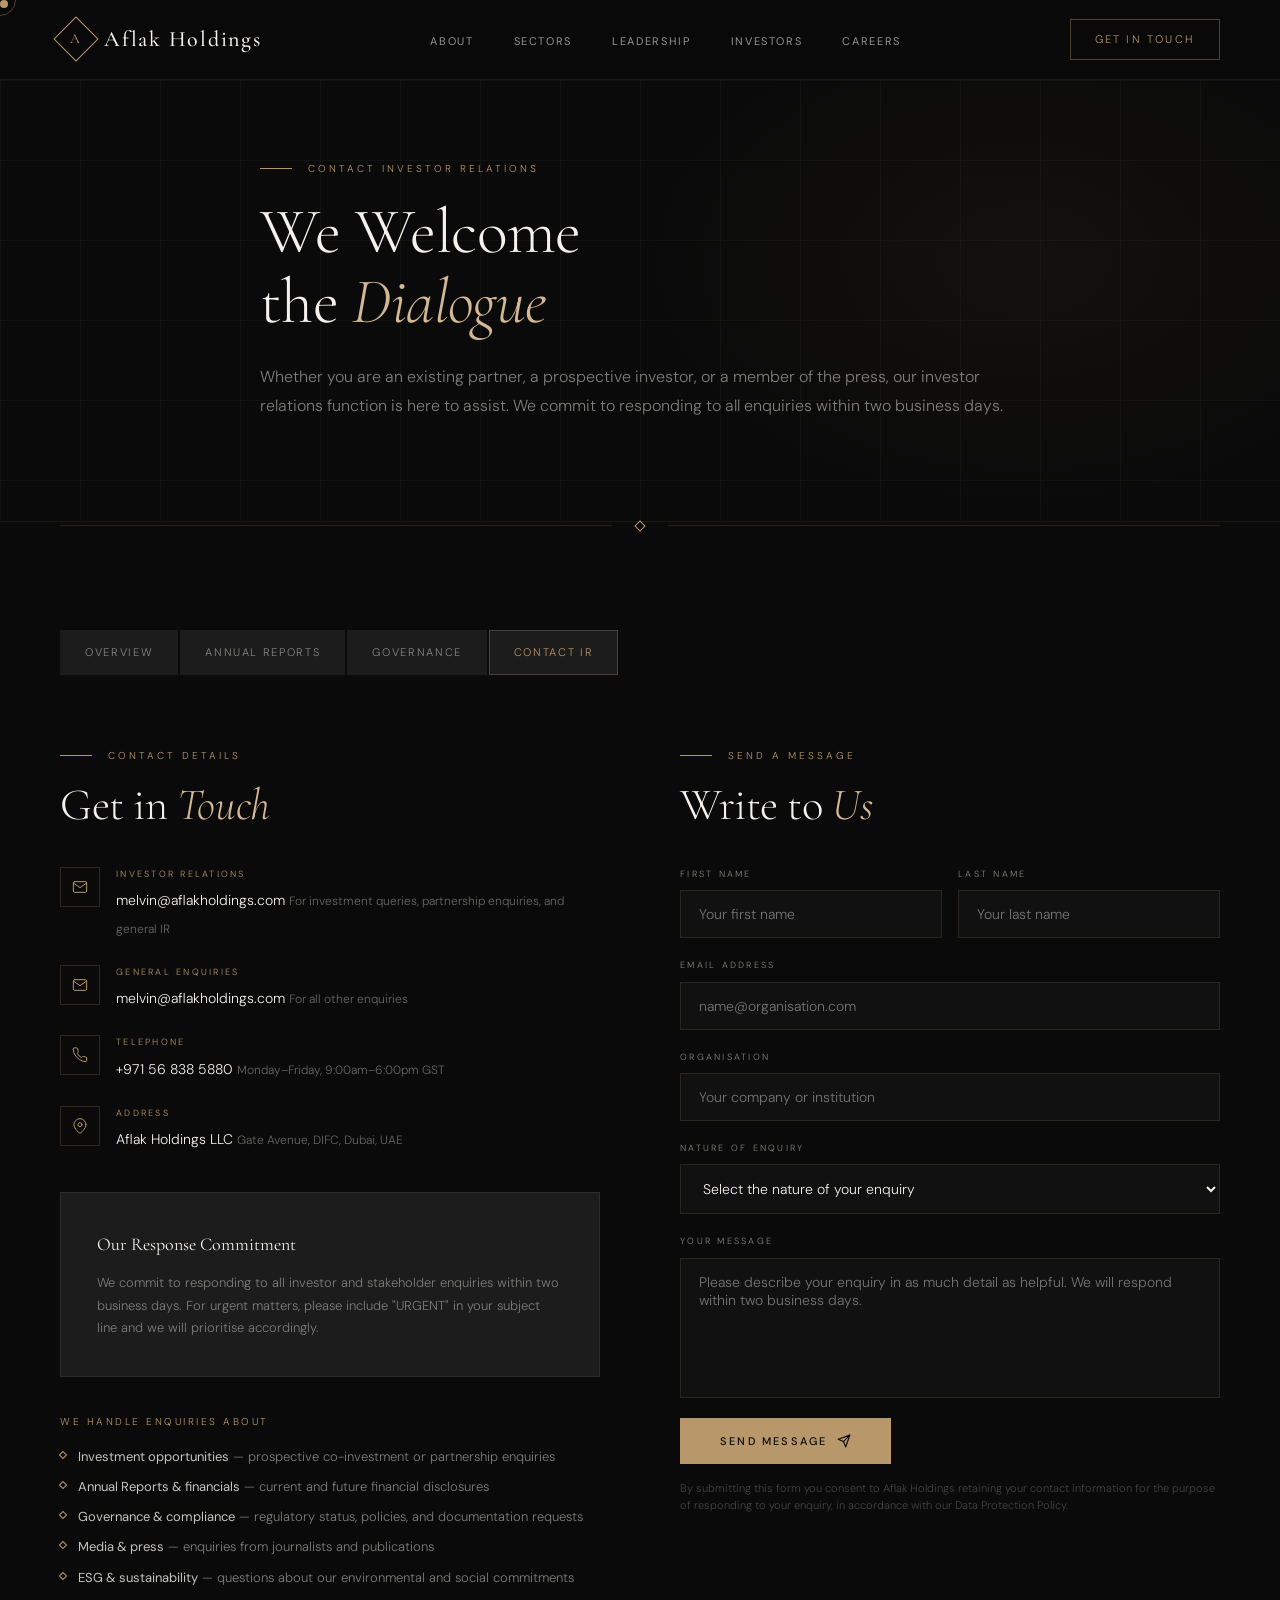
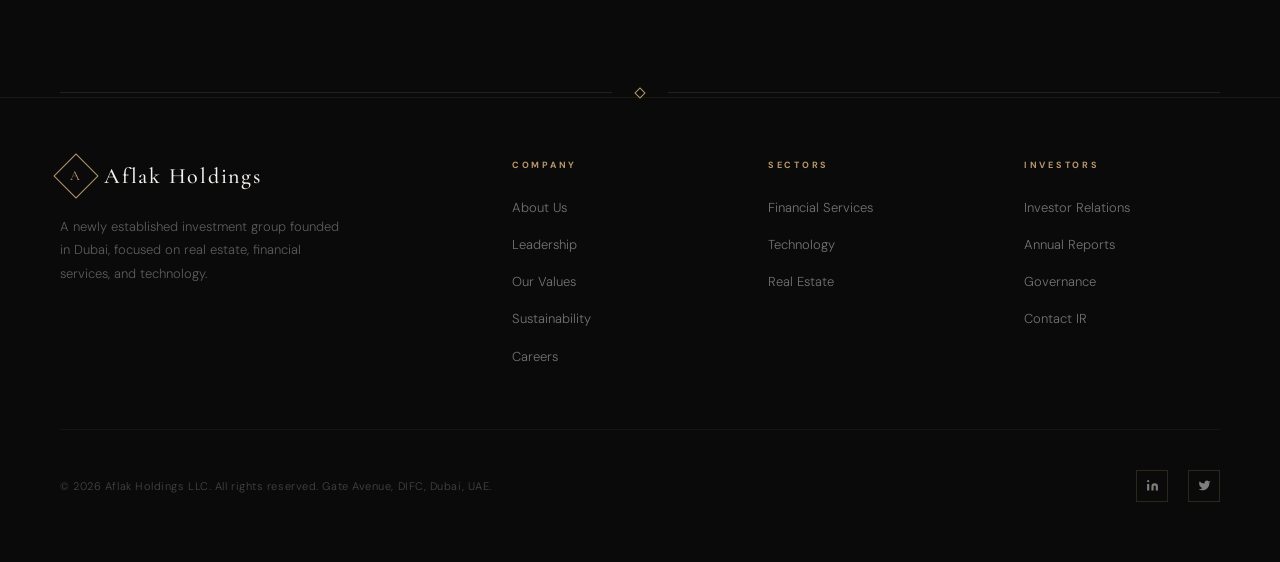
<file: contact-ir.html>
<!DOCTYPE html>
<html lang="en">
<head>
<meta charset="UTF-8">
<meta name="viewport" content="width=device-width, initial-scale=1.0">
<title>Contact IR — Aflak Holdings</title>
<link rel="preconnect" href="https://fonts.googleapis.com">
<link rel="preconnect" href="https://fonts.gstatic.com" crossorigin>
<link href="https://fonts.googleapis.com/css2?family=Cormorant+Garamond:ital,wght@0,300;0,400;0,500;1,300;1,400&family=DM+Sans:wght@300;400;500&display=swap" rel="stylesheet">
<link rel="stylesheet" href="shared.css">
<style>
  .ir-nav { display:flex;gap:2px;margin-bottom:72px;flex-wrap:wrap; }
  .ir-nav a { padding:12px 24px;font-size:11px;letter-spacing:.15em;text-transform:uppercase;text-decoration:none;background:var(--charcoal);color:rgba(245,242,237,.5);transition:all .3s;border:1px solid transparent; }
  .ir-nav a.active,.ir-nav a:hover { color:var(--gold);border-color:rgba(184,151,106,.3); }

  .contact-layout { display:grid;grid-template-columns:1fr 1fr;gap:80px;align-items:start; }

  .contact-detail-block { display:flex;flex-direction:column;gap:24px; }
  .contact-detail-item { display:flex;gap:16px;align-items:flex-start; }
  .cd-icon { width:40px;height:40px;border:1px solid rgba(184,151,106,.2);display:flex;align-items:center;justify-content:center;flex-shrink:0; }
  .cd-icon svg { width:16px;height:16px;stroke:var(--gold);fill:none;stroke-width:1.5;stroke-linecap:round;stroke-linejoin:round; }
  .cd-label { font-size:9px;letter-spacing:.25em;text-transform:uppercase;color:var(--gold);margin-bottom:4px;display:block; }
  .cd-val { font-size:14px;color:var(--warm-white); }
  .cd-sub { font-size:12px;color:rgba(245,242,237,.4);margin-top:2px; }

  .response-sla {
    background: var(--charcoal);
    border: 1px solid rgba(184,151,106,.12);
    padding: 36px;
    margin-top: 40px;
  }
  .response-sla h4 { font-family:var(--serif);font-size:18px;font-weight:400;color:var(--warm-white);margin-bottom:12px; }
  .response-sla p { font-size:13px;color:rgba(245,242,237,.45);line-height:1.75; }

  .enquiry-types { display:flex;flex-direction:column;gap:8px;margin-top:36px; }
  .enquiry-type { display:flex;gap:12px;align-items:flex-start; }
  .et-diamond { width:6px;height:6px;border:1px solid var(--gold);transform:rotate(45deg);flex-shrink:0;margin-top:6px; }
  .et-text { font-size:13px;color:rgba(245,242,237,.5); }
  .et-text strong { color:rgba(245,242,237,.8);font-weight:400; }

  @media(max-width:1024px){ .contact-layout{grid-template-columns:1fr;gap:60px;} }
</style>
</head>
<body>

<div class="page-hero">
  <div class="page-hero-bg"></div>
  <div class="page-hero-grid"></div>
  <div class="page-hero-inner full">
    <div class="fade-in">
      <div class="eyebrow"><div class="eyebrow-line"></div><span>Contact Investor Relations</span></div>
      <h1>We Welcome<br>the <em>Dialogue</em></h1>
      <p class="page-hero-desc">Whether you are an existing partner, a prospective investor, or a member of the press, our investor relations function is here to assist. We commit to responding to all enquiries within two business days.</p>
    </div>
  </div>
</div>

<div class="divider"><div class="divider-line"></div><div class="divider-diamond"></div><div class="divider-line"></div></div>

<section>
  <div class="section-inner">
    <div class="ir-nav">
      <a href="investor-relations.html">Overview</a>
      <a href="annual-reports.html">Annual Reports</a>
      <a href="governance.html">Governance</a>
      <a href="contact-ir.html" class="active">Contact IR</a>
    </div>

    <div class="contact-layout">

      <!-- Left: contact details -->
      <div>
        <div class="section-eyebrow"><div class="section-eyebrow-line"></div><span>Contact Details</span></div>
        <h2 style="margin-bottom:36px;">Get in <em>Touch</em></h2>
        <div class="contact-detail-block">
          <div class="contact-detail-item">
            <div class="cd-icon"><svg viewBox="0 0 24 24"><path d="M4 4h16c1.1 0 2 .9 2 2v12c0 1.1-.9 2-2 2H4c-1.1 0-2-.9-2-2V6c0-1.1.9-2 2-2z"/><polyline points="22,6 12,13 2,6"/></svg></div>
            <div>
              <span class="cd-label">Investor Relations</span>
              <span class="cd-val"><a href="mailto:melvin@aflakholdings.com" style="color:var(--warm-white);text-decoration:none;">melvin@aflakholdings.com</a></span>
              <span class="cd-sub">For investment queries, partnership enquiries, and general IR</span>
            </div>
          </div>
          <div class="contact-detail-item">
            <div class="cd-icon"><svg viewBox="0 0 24 24"><path d="M4 4h16c1.1 0 2 .9 2 2v12c0 1.1-.9 2-2 2H4c-1.1 0-2-.9-2-2V6c0-1.1.9-2 2-2z"/><polyline points="22,6 12,13 2,6"/></svg></div>
            <div>
              <span class="cd-label">General Enquiries</span>
              <span class="cd-val"><a href="mailto:melvin@aflakholdings.com" style="color:var(--warm-white);text-decoration:none;">melvin@aflakholdings.com</a></span>
              <span class="cd-sub">For all other enquiries</span>
            </div>
          </div>
          <div class="contact-detail-item">
            <div class="cd-icon"><svg viewBox="0 0 24 24"><path d="M22 16.92v3a2 2 0 0 1-2.18 2 19.79 19.79 0 0 1-8.63-3.07A19.5 19.5 0 0 1 4.69 12 19.79 19.79 0 0 1 1.62 3.38 2 2 0 0 1 3.6 1.27h3a2 2 0 0 1 2 1.72c.127.96.361 1.903.7 2.81a2 2 0 0 1-.45 2.11L8.09 9.91a16 16 0 0 0 6 6l1.27-1.27a2 2 0 0 1 2.11-.45c.907.339 1.85.573 2.81.7A2 2 0 0 1 22 16.92z"/></svg></div>
            <div>
              <span class="cd-label">Telephone</span>
              <span class="cd-val">+971 56 838 5880</span>
              <span class="cd-sub">Monday–Friday, 9:00am–6:00pm GST</span>
            </div>
          </div>
          <div class="contact-detail-item">
            <div class="cd-icon"><svg viewBox="0 0 24 24"><path d="M21 10c0 7-9 13-9 13s-9-6-9-13a9 9 0 0 1 18 0z"/><circle cx="12" cy="10" r="3"/></svg></div>
            <div>
              <span class="cd-label">Address</span>
              <span class="cd-val">Aflak Holdings LLC</span>
              <span class="cd-sub">Gate Avenue, DIFC, Dubai, UAE</span>
            </div>
          </div>
        </div>

        <div class="response-sla">
          <h4>Our Response Commitment</h4>
          <p>We commit to responding to all investor and stakeholder enquiries within two business days. For urgent matters, please include "URGENT" in your subject line and we will prioritise accordingly.</p>
        </div>

        <div class="enquiry-types" style="margin-top:36px;">
          <p style="font-size:10px;letter-spacing:.25em;text-transform:uppercase;color:var(--gold);margin-bottom:8px;">We Handle Enquiries About</p>
          <div class="enquiry-type"><div class="et-diamond"></div><div class="et-text"><strong>Investment opportunities</strong> — prospective co-investment or partnership enquiries</div></div>
          <div class="enquiry-type"><div class="et-diamond"></div><div class="et-text"><strong>Annual Reports & financials</strong> — current and future financial disclosures</div></div>
          <div class="enquiry-type"><div class="et-diamond"></div><div class="et-text"><strong>Governance & compliance</strong> — regulatory status, policies, and documentation requests</div></div>
          <div class="enquiry-type"><div class="et-diamond"></div><div class="et-text"><strong>Media & press</strong> — enquiries from journalists and publications</div></div>
          <div class="enquiry-type"><div class="et-diamond"></div><div class="et-text"><strong>ESG & sustainability</strong> — questions about our environmental and social commitments</div></div>
        </div>
      </div>

      <!-- Right: form -->
      <div>
        <div class="section-eyebrow"><div class="section-eyebrow-line"></div><span>Send a Message</span></div>
        <h2 style="margin-bottom:36px;">Write to <em>Us</em></h2>
        <div class="form-row">
          <div class="form-group"><label>First Name</label><input type="text" placeholder="Your first name"></div>
          <div class="form-group"><label>Last Name</label><input type="text" placeholder="Your last name"></div>
        </div>
        <div class="form-group"><label>Email Address</label><input type="email" placeholder="name@organisation.com"></div>
        <div class="form-group"><label>Organisation</label><input type="text" placeholder="Your company or institution"></div>
        <div class="form-group">
          <label>Nature of Enquiry</label>
          <select>
            <option value="">Select the nature of your enquiry</option>
            <option>Investment Partnership / Co-investment</option>
            <option>Annual Reports & Financial Information</option>
            <option>Governance & Compliance</option>
            <option>ESG & Sustainability</option>
            <option>Media & Press</option>
            <option>General Investor Enquiry</option>
            <option>Other</option>
          </select>
        </div>
        <div class="form-group"><label>Your Message</label><textarea placeholder="Please describe your enquiry in as much detail as helpful. We will respond within two business days."></textarea></div>
        <button class="form-submit" type="button">
          Send Message
          <svg width="14" height="14" viewBox="0 0 24 24" fill="none" stroke="currentColor" stroke-width="2" stroke-linecap="round" stroke-linejoin="round"><line x1="22" y1="2" x2="11" y2="13"/><polygon points="22 2 15 22 11 13 2 9 22 2"/></svg>
        </button>
        <p style="font-size:11px;color:rgba(245,242,237,.25);margin-top:16px;line-height:1.6;">By submitting this form you consent to Aflak Holdings retaining your contact information for the purpose of responding to your enquiry, in accordance with our Data Protection Policy.</p>
      </div>
    </div>
  </div>
</section>

<script src="shared.js"></script>
</body>
</html>
</file>
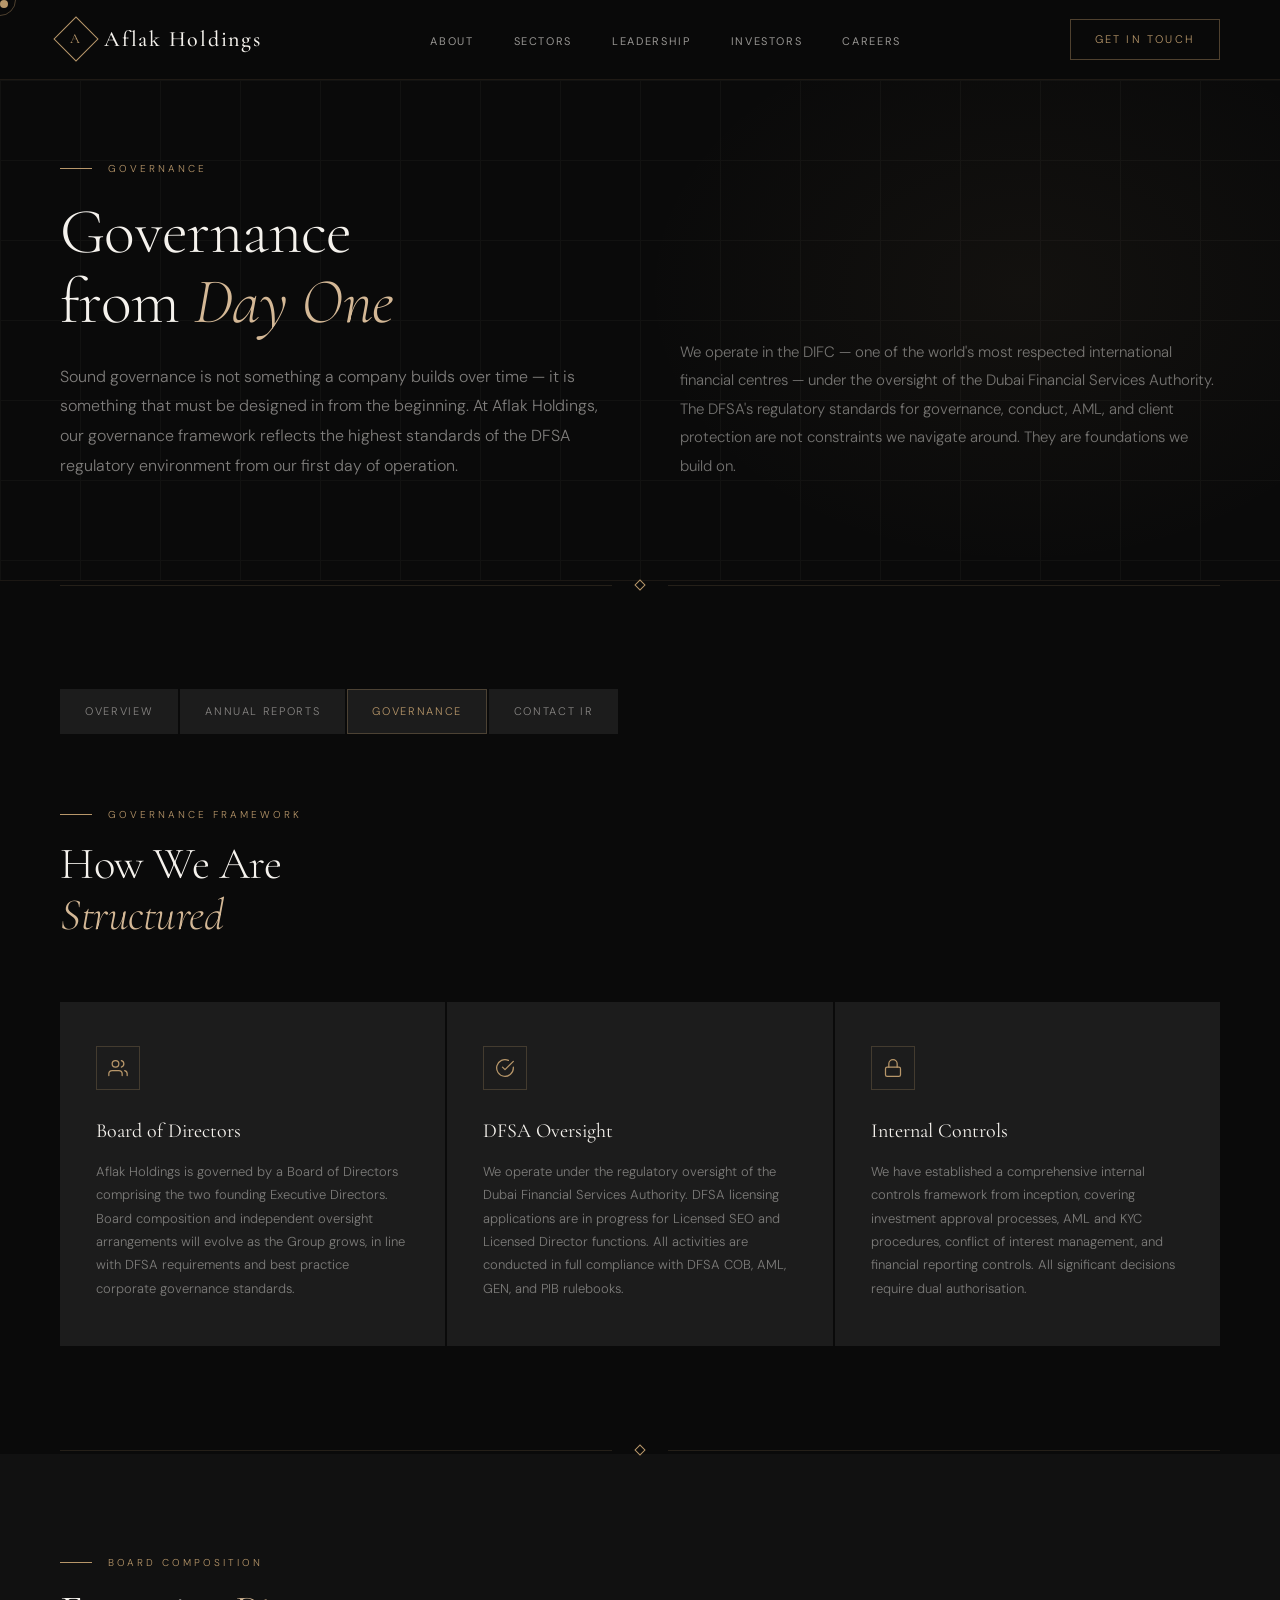
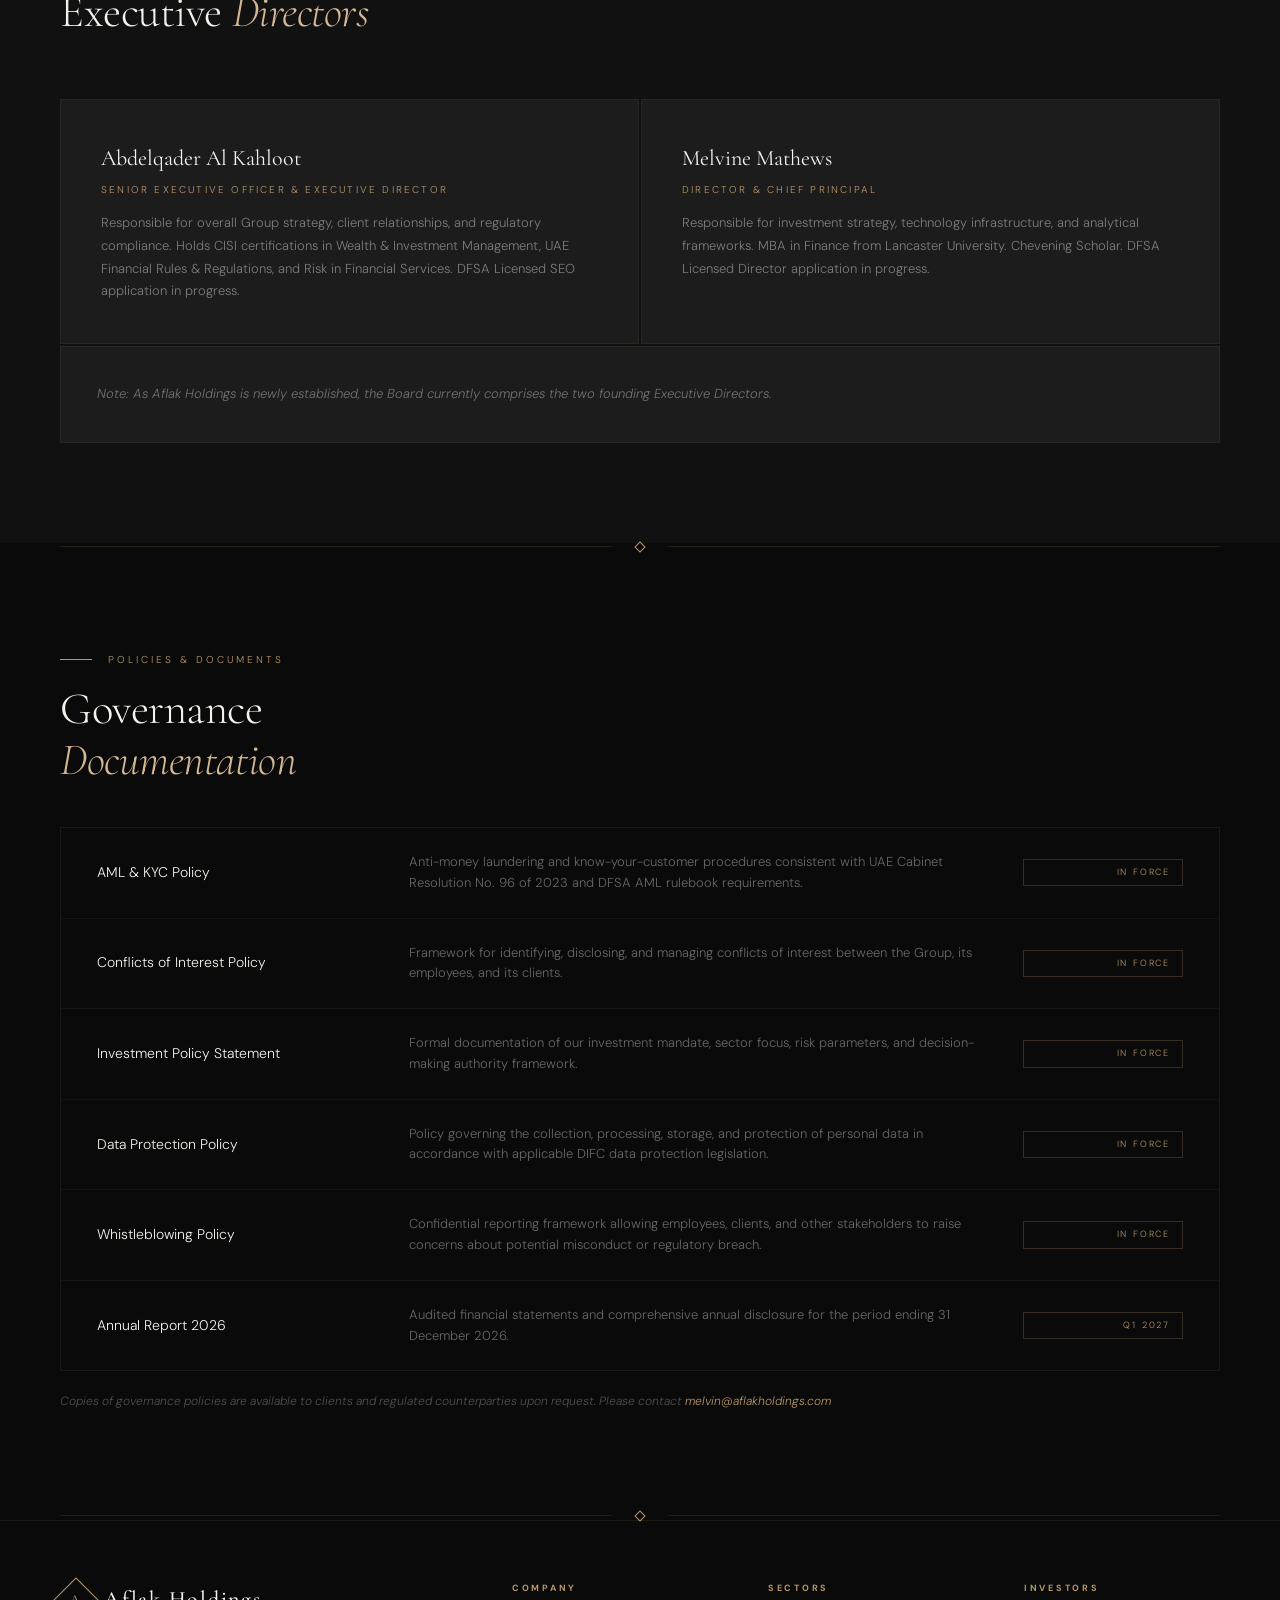
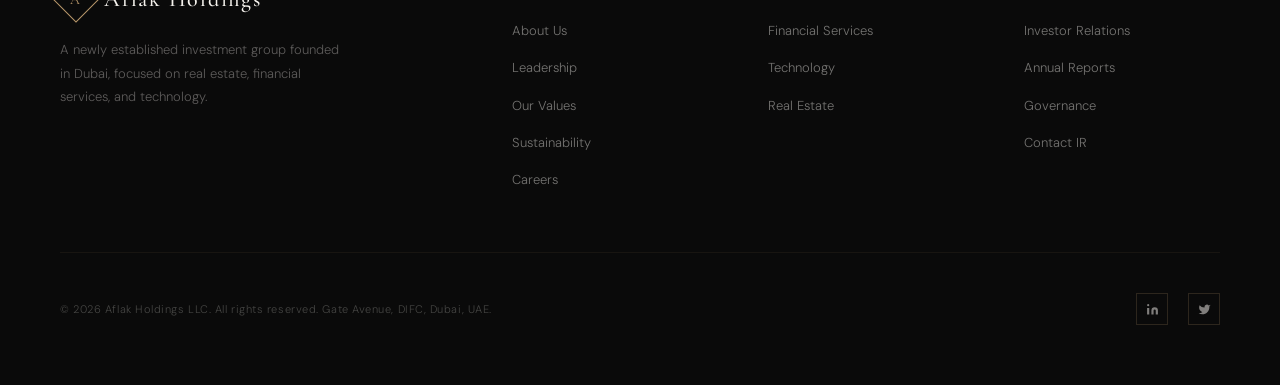
<file: governance.html>
<!DOCTYPE html>
<html lang="en">
<head>
<meta charset="UTF-8">
<meta name="viewport" content="width=device-width, initial-scale=1.0">
<title>Governance — Aflak Holdings</title>
<link rel="preconnect" href="https://fonts.googleapis.com">
<link rel="preconnect" href="https://fonts.gstatic.com" crossorigin>
<link href="https://fonts.googleapis.com/css2?family=Cormorant+Garamond:ital,wght@0,300;0,400;0,500;1,300;1,400&family=DM+Sans:wght@300;400;500&display=swap" rel="stylesheet">
<link rel="stylesheet" href="shared.css">
<style>
  .ir-nav { display:flex;gap:2px;margin-bottom:72px;flex-wrap:wrap; }
  .ir-nav a { padding:12px 24px;font-size:11px;letter-spacing:.15em;text-transform:uppercase;text-decoration:none;background:var(--charcoal);color:rgba(245,242,237,.5);transition:all .3s;border:1px solid transparent; }
  .ir-nav a.active,.ir-nav a:hover { color:var(--gold);border-color:rgba(184,151,106,.3); }

  .gov-framework {
    display: grid;
    grid-template-columns: repeat(3,1fr);
    gap: 2px;
    margin-top: 60px;
  }
  .gov-card { background:var(--charcoal);padding:44px 36px;border-bottom:2px solid transparent;transition:border-color .3s; }
  .gov-card:hover { border-color:var(--gold); }
  .gov-icon { width:44px;height:44px;border:1px solid rgba(184,151,106,.25);display:flex;align-items:center;justify-content:center;margin-bottom:24px; }
  .gov-icon svg { width:20px;height:20px;stroke:var(--gold);fill:none;stroke-width:1.5;stroke-linecap:round;stroke-linejoin:round; }
  .gov-title { font-family:var(--serif);font-size:20px;font-weight:400;color:var(--warm-white);margin-bottom:12px; }
  .gov-desc { font-size:13px;color:rgba(245,242,237,.45);line-height:1.8; }

  .policy-list { display:flex;flex-direction:column;gap:0;border:1px solid rgba(184,151,106,.1); }
  .policy-item { display:grid;grid-template-columns:280px 1fr 160px;gap:32px;padding:24px 36px;border-bottom:1px solid rgba(184,151,106,.08);align-items:center;transition:background .3s; }
  .policy-item:hover { background:var(--charcoal); }
  .policy-item:last-child { border-bottom:none; }
  .policy-name { font-size:14px;color:var(--warm-white); }
  .policy-desc { font-size:13px;color:rgba(245,242,237,.4);line-height:1.6; }
  .policy-status { font-size:9px;letter-spacing:.2em;text-transform:uppercase;color:var(--gold);text-align:right;border:1px solid rgba(184,151,106,.25);padding:5px 12px;display:inline-block; }

  .board-grid { display:grid;grid-template-columns:1fr 1fr;gap:2px;margin-top:60px; }
  .board-card { background:var(--charcoal);padding:40px;border:1px solid rgba(184,151,106,.08);transition:border-color .3s; }
  .board-card:hover { border-color:rgba(184,151,106,.28); }
  .board-name { font-family:var(--serif);font-size:22px;font-weight:400;color:var(--warm-white);margin-bottom:4px; }
  .board-role { font-size:10px;letter-spacing:.22em;text-transform:uppercase;color:var(--gold);margin-bottom:14px;display:block; }
  .board-desc { font-size:13px;color:rgba(245,242,237,.45);line-height:1.75; }

  @media(max-width:1024px){ .gov-framework{grid-template-columns:1fr 1fr;} .policy-item{grid-template-columns:1fr;gap:8px;} .policy-status{text-align:left;} .board-grid{grid-template-columns:1fr;} }
  @media(max-width:768px){ .gov-framework{grid-template-columns:1fr;} }
</style>
</head>
<body>

<div class="page-hero">
  <div class="page-hero-bg"></div>
  <div class="page-hero-grid"></div>
  <div class="page-hero-inner">
    <div class="fade-in">
      <div class="eyebrow"><div class="eyebrow-line"></div><span>Governance</span></div>
      <h1>Governance<br>from <em>Day One</em></h1>
      <p class="page-hero-desc">Sound governance is not something a company builds over time — it is something that must be designed in from the beginning. At Aflak Holdings, our governance framework reflects the highest standards of the DFSA regulatory environment from our first day of operation.</p>
    </div>
    <div class="page-hero-right fade-in-2">
      <p>We operate in the DIFC — one of the world's most respected international financial centres — under the oversight of the Dubai Financial Services Authority. The DFSA's regulatory standards for governance, conduct, AML, and client protection are not constraints we navigate around. They are foundations we build on.</p>
    </div>
  </div>
</div>

<div class="divider"><div class="divider-line"></div><div class="divider-diamond"></div><div class="divider-line"></div></div>

<section>
  <div class="section-inner">
    <div class="ir-nav">
      <a href="investor-relations.html">Overview</a>
      <a href="annual-reports.html">Annual Reports</a>
      <a href="governance.html" class="active">Governance</a>
      <a href="contact-ir.html">Contact IR</a>
    </div>

    <div class="section-eyebrow"><div class="section-eyebrow-line"></div><span>Governance Framework</span></div>
    <h2>How We Are<br><em>Structured</em></h2>
    <div class="gov-framework">
      <div class="gov-card">
        <div class="gov-icon"><svg viewBox="0 0 24 24"><path d="M17 21v-2a4 4 0 0 0-4-4H5a4 4 0 0 0-4 4v2"/><circle cx="9" cy="7" r="4"/><path d="M23 21v-2a4 4 0 0 0-3-3.87"/><path d="M16 3.13a4 4 0 0 1 0 7.75"/></svg></div>
        <div class="gov-title">Board of Directors</div>
        <p class="gov-desc">Aflak Holdings is governed by a Board of Directors comprising the two founding Executive Directors. Board composition and independent oversight arrangements will evolve as the Group grows, in line with DFSA requirements and best practice corporate governance standards.</p>
      </div>
      <div class="gov-card">
        <div class="gov-icon"><svg viewBox="0 0 24 24"><path d="M22 11.08V12a10 10 0 1 1-5.93-9.14"/><polyline points="22 4 12 14.01 9 11.01"/></svg></div>
        <div class="gov-title">DFSA Oversight</div>
        <p class="gov-desc">We operate under the regulatory oversight of the Dubai Financial Services Authority. DFSA licensing applications are in progress for Licensed SEO and Licensed Director functions. All activities are conducted in full compliance with DFSA COB, AML, GEN, and PIB rulebooks.</p>
      </div>
      <div class="gov-card">
        <div class="gov-icon"><svg viewBox="0 0 24 24"><rect x="3" y="11" width="18" height="11" rx="2" ry="2"/><path d="M7 11V7a5 5 0 0 1 10 0v4"/></svg></div>
        <div class="gov-title">Internal Controls</div>
        <p class="gov-desc">We have established a comprehensive internal controls framework from inception, covering investment approval processes, AML and KYC procedures, conflict of interest management, and financial reporting controls. All significant decisions require dual authorisation.</p>
      </div>
    </div>
  </div>
</section>

<div class="divider"><div class="divider-line"></div><div class="divider-diamond"></div><div class="divider-line"></div></div>

<section style="background:var(--off-black);">
  <div class="section-inner">
    <div class="section-eyebrow"><div class="section-eyebrow-line"></div><span>Board Composition</span></div>
    <h2>Executive <em>Directors</em></h2>
    <div class="board-grid">
      <div class="board-card">
        <div class="board-name">Abdelqader Al Kahloot</div>
        <span class="board-role">Senior Executive Officer &amp; Executive Director</span>
        <p class="board-desc">Responsible for overall Group strategy, client relationships, and regulatory compliance. Holds CISI certifications in Wealth & Investment Management, UAE Financial Rules & Regulations, and Risk in Financial Services. DFSA Licensed SEO application in progress.</p>
      </div>
      <div class="board-card">
        <div class="board-name">Melvine Mathews</div>
        <span class="board-role">Director &amp; Chief Principal</span>
        <p class="board-desc">Responsible for investment strategy, technology infrastructure, and analytical frameworks. MBA in Finance from Lancaster University. Chevening Scholar. DFSA Licensed Director application in progress.</p>
      </div>
    </div>
    <div style="background:var(--charcoal);border:1px solid rgba(184,151,106,.1);padding:36px;margin-top:2px;">
      <p style="font-size:13px;color:rgba(245,242,237,.4);line-height:1.75;font-style:italic;">Note: As Aflak Holdings is newly established, the Board currently comprises the two founding Executive Directors.</p>
    </div>
  </div>
</section>

<div class="divider"><div class="divider-line"></div><div class="divider-diamond"></div><div class="divider-line"></div></div>

<section>
  <div class="section-inner">
    <div class="section-eyebrow"><div class="section-eyebrow-line"></div><span>Policies & Documents</span></div>
    <h2>Governance<br><em>Documentation</em></h2>
    <div class="policy-list" style="margin-top:40px;">
      <div class="policy-item">
        <span class="policy-name">AML & KYC Policy</span>
        <span class="policy-desc">Anti-money laundering and know-your-customer procedures consistent with UAE Cabinet Resolution No. 96 of 2023 and DFSA AML rulebook requirements.</span>
        <span class="policy-status">In Force</span>
      </div>
      <div class="policy-item">
        <span class="policy-name">Conflicts of Interest Policy</span>
        <span class="policy-desc">Framework for identifying, disclosing, and managing conflicts of interest between the Group, its employees, and its clients.</span>
        <span class="policy-status">In Force</span>
      </div>
      <div class="policy-item">
        <span class="policy-name">Investment Policy Statement</span>
        <span class="policy-desc">Formal documentation of our investment mandate, sector focus, risk parameters, and decision-making authority framework.</span>
        <span class="policy-status">In Force</span>
      </div>
      <div class="policy-item">
        <span class="policy-name">Data Protection Policy</span>
        <span class="policy-desc">Policy governing the collection, processing, storage, and protection of personal data in accordance with applicable DIFC data protection legislation.</span>
        <span class="policy-status">In Force</span>
      </div>
      <div class="policy-item">
        <span class="policy-name">Whistleblowing Policy</span>
        <span class="policy-desc">Confidential reporting framework allowing employees, clients, and other stakeholders to raise concerns about potential misconduct or regulatory breach.</span>
        <span class="policy-status">In Force</span>
      </div>
      <div class="policy-item">
        <span class="policy-name">Annual Report 2026</span>
        <span class="policy-desc">Audited financial statements and comprehensive annual disclosure for the period ending 31 December 2026.</span>
        <span class="policy-status">Q1 2027</span>
      </div>
    </div>
    <p style="font-size:12px;color:rgba(245,242,237,.3);margin-top:20px;font-style:italic;">Copies of governance policies are available to clients and regulated counterparties upon request. Please contact <a href="mailto:melvin@aflakholdings.com" style="color:var(--gold);text-decoration:none;">melvin@aflakholdings.com</a></p>
  </div>
</section>

<script src="shared.js"></script>
</body>
</html>
</file>
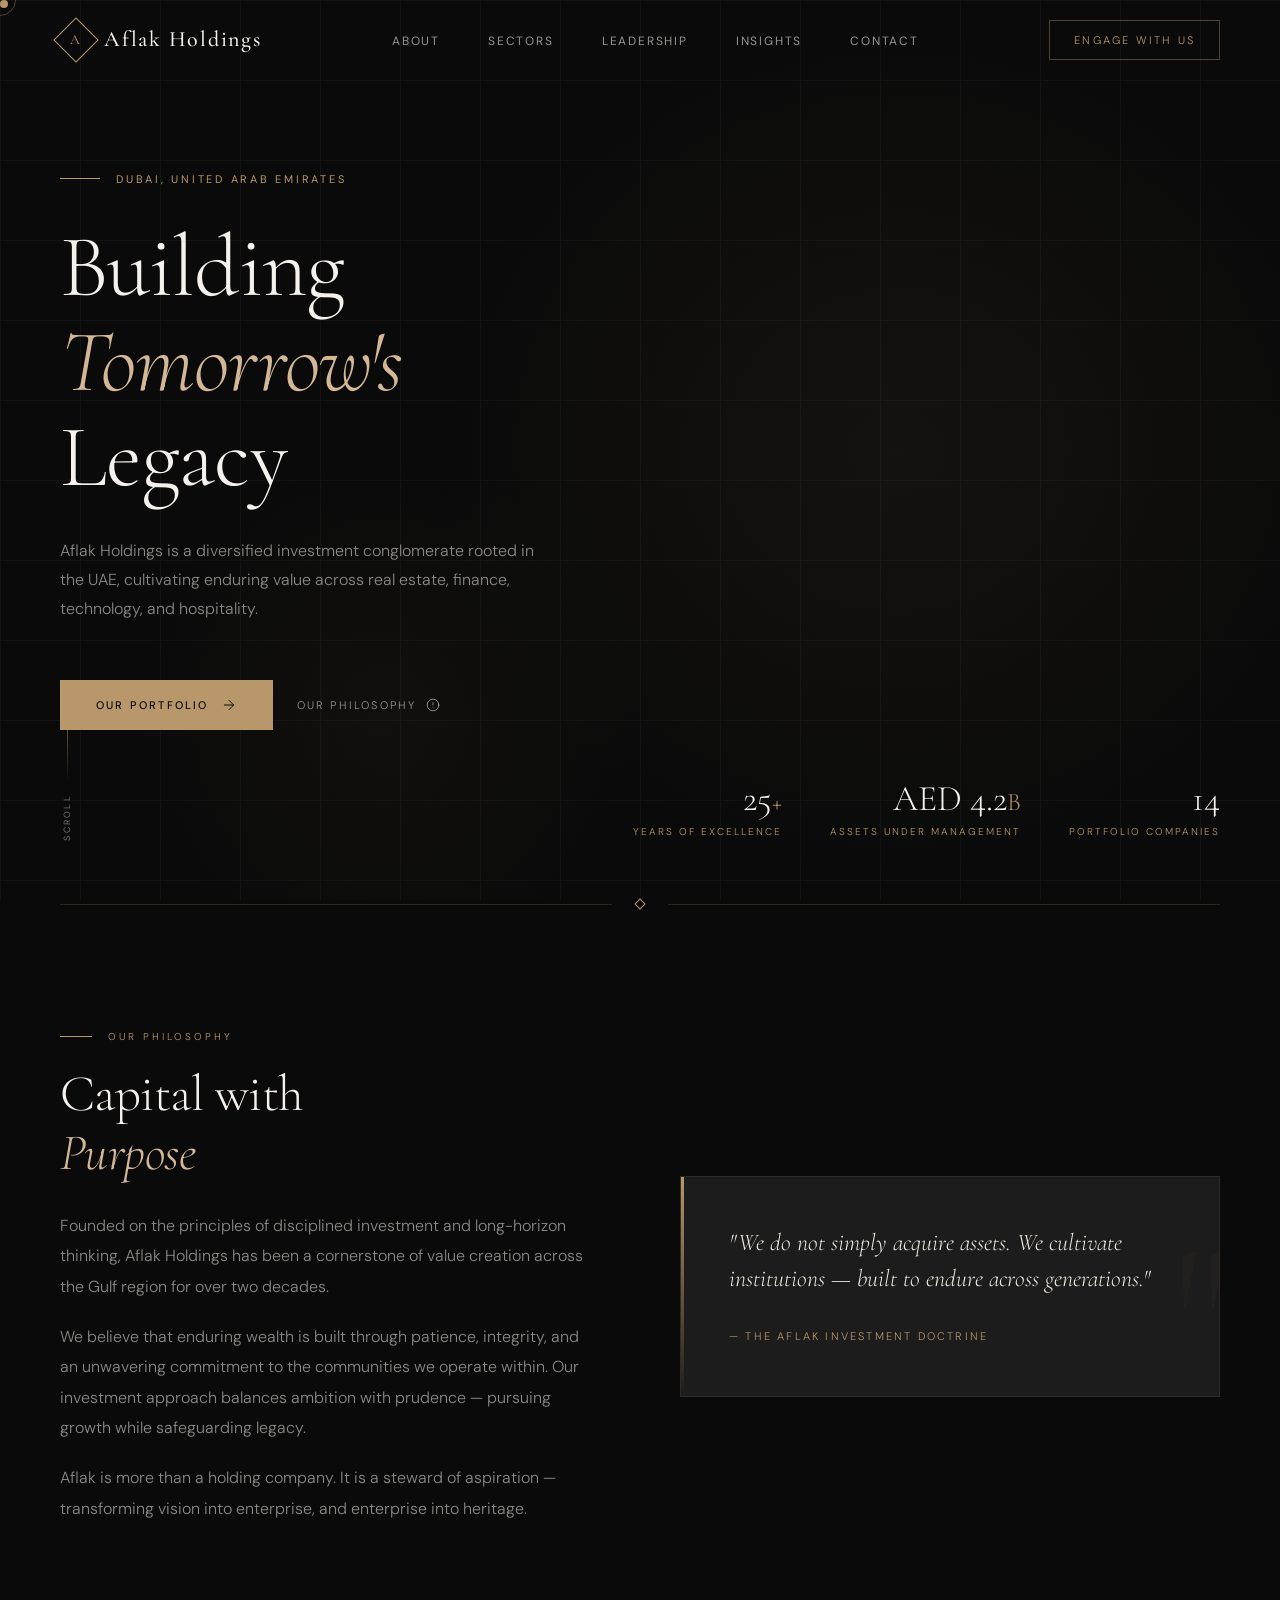
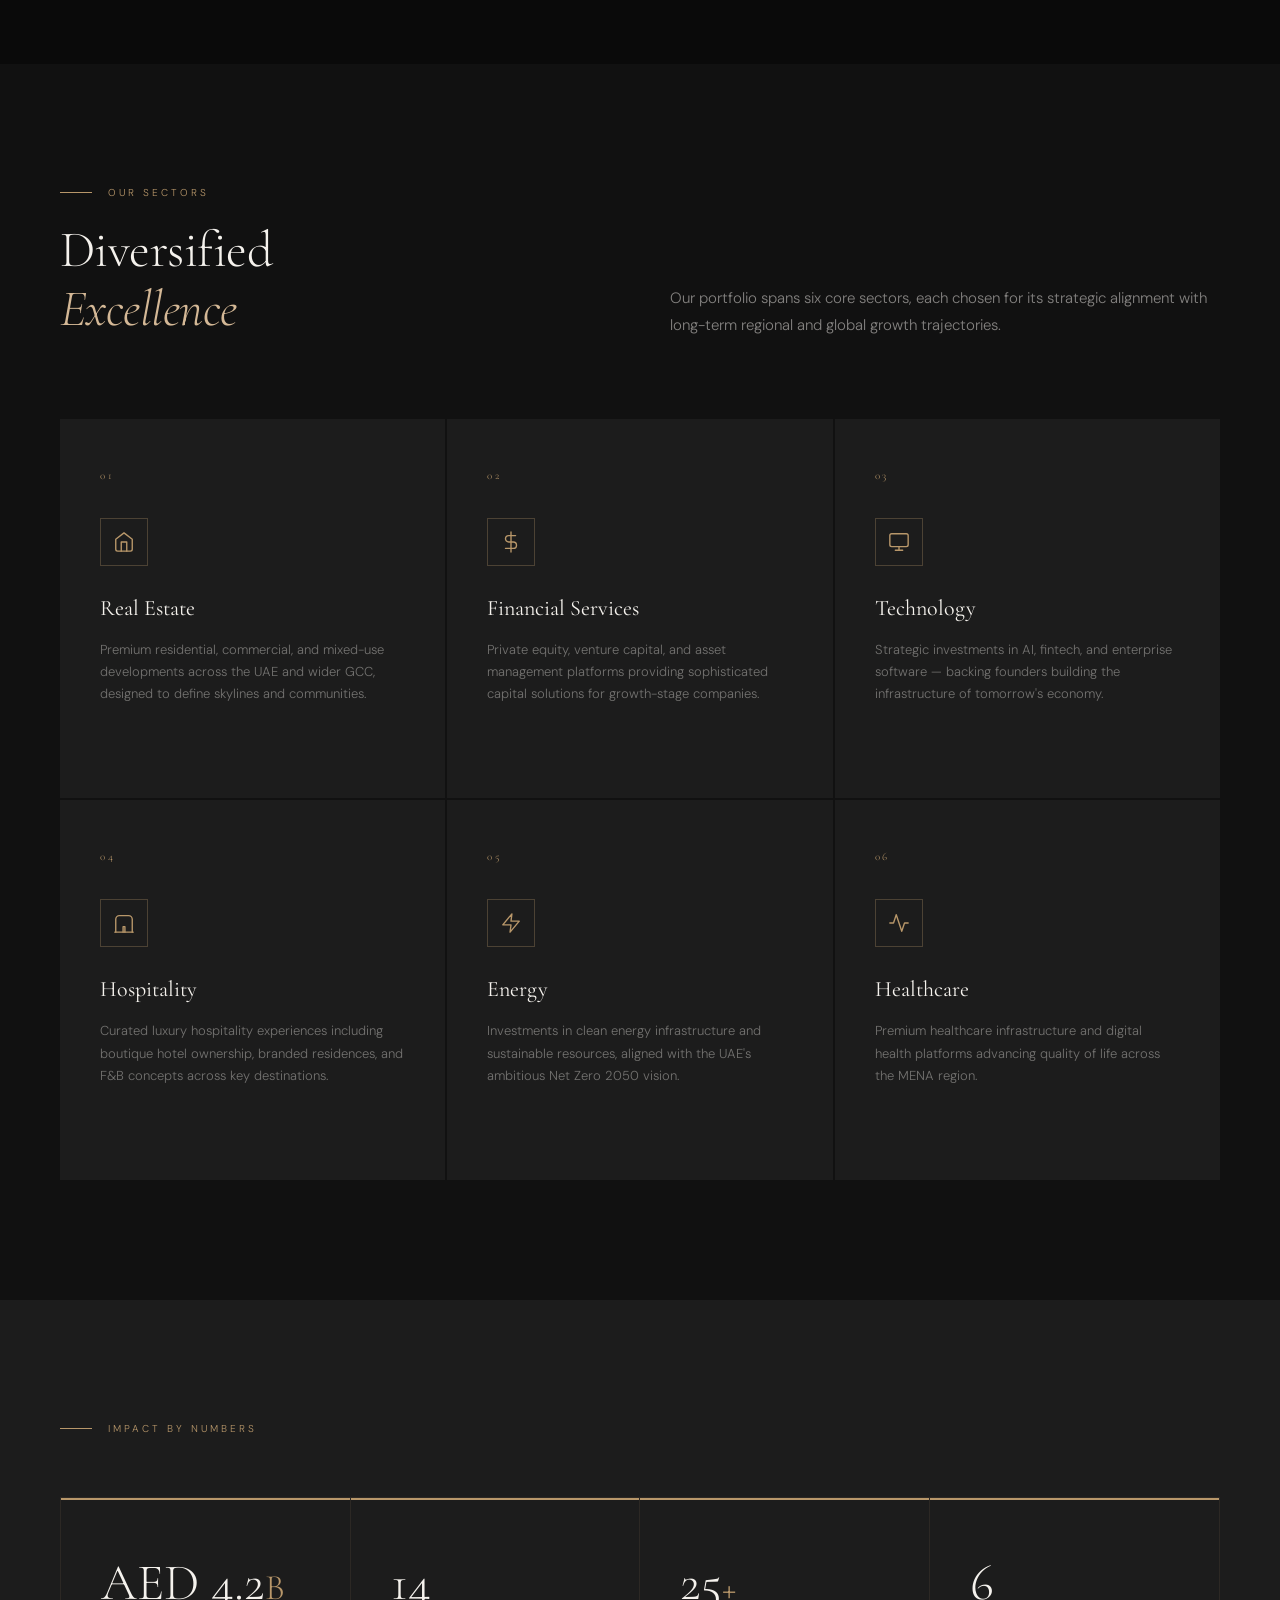
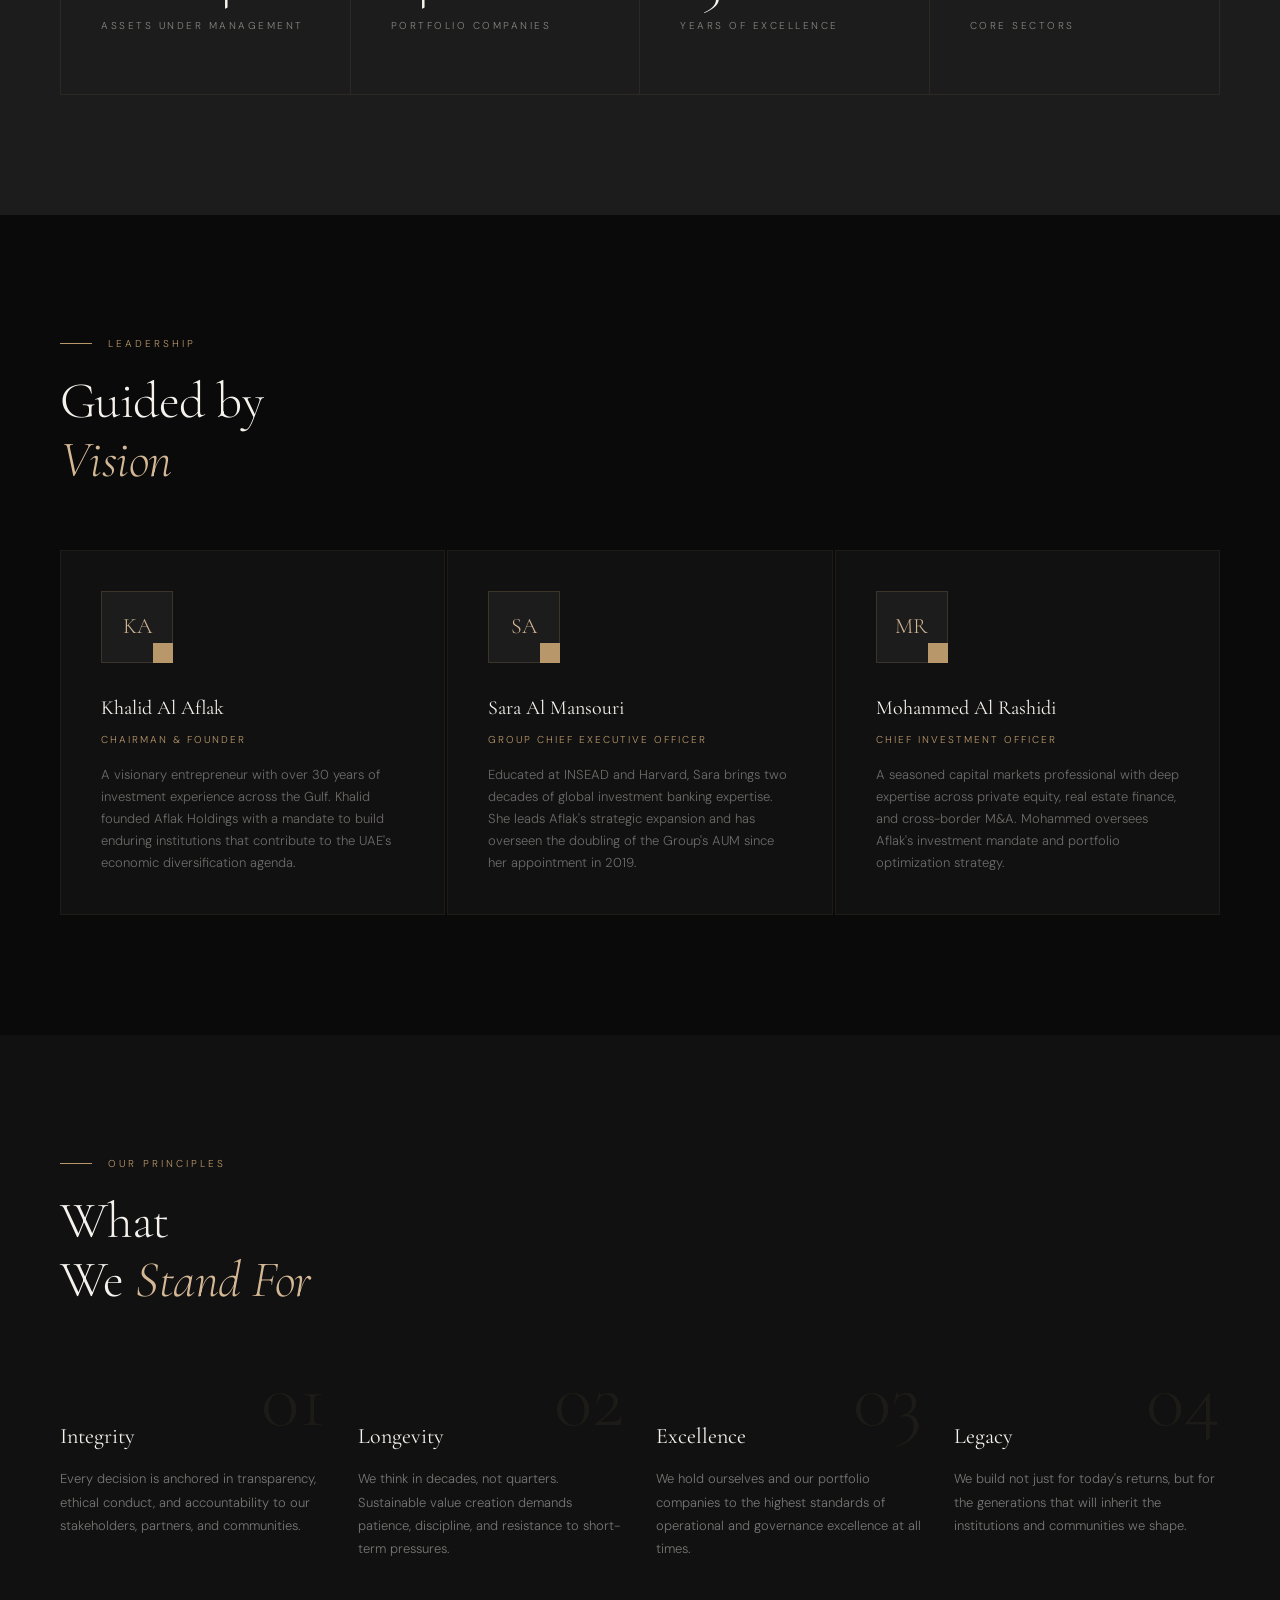
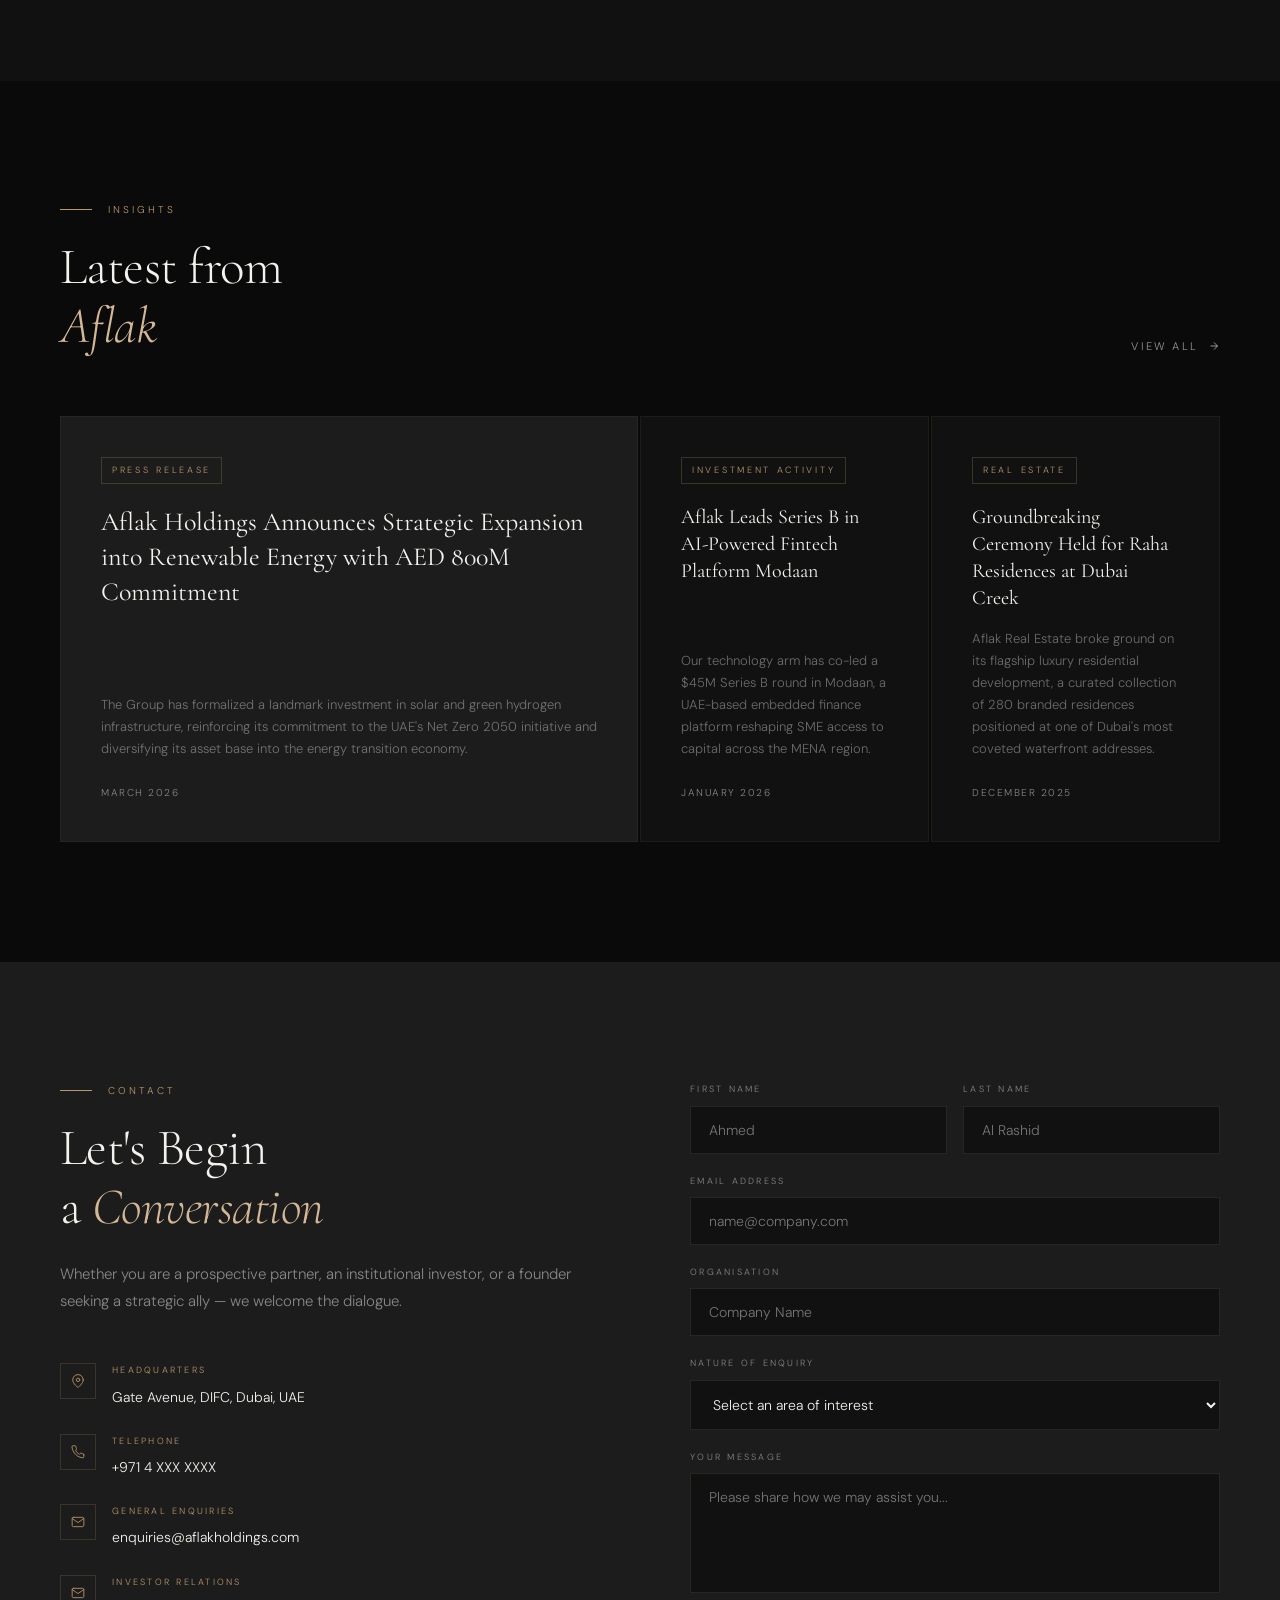
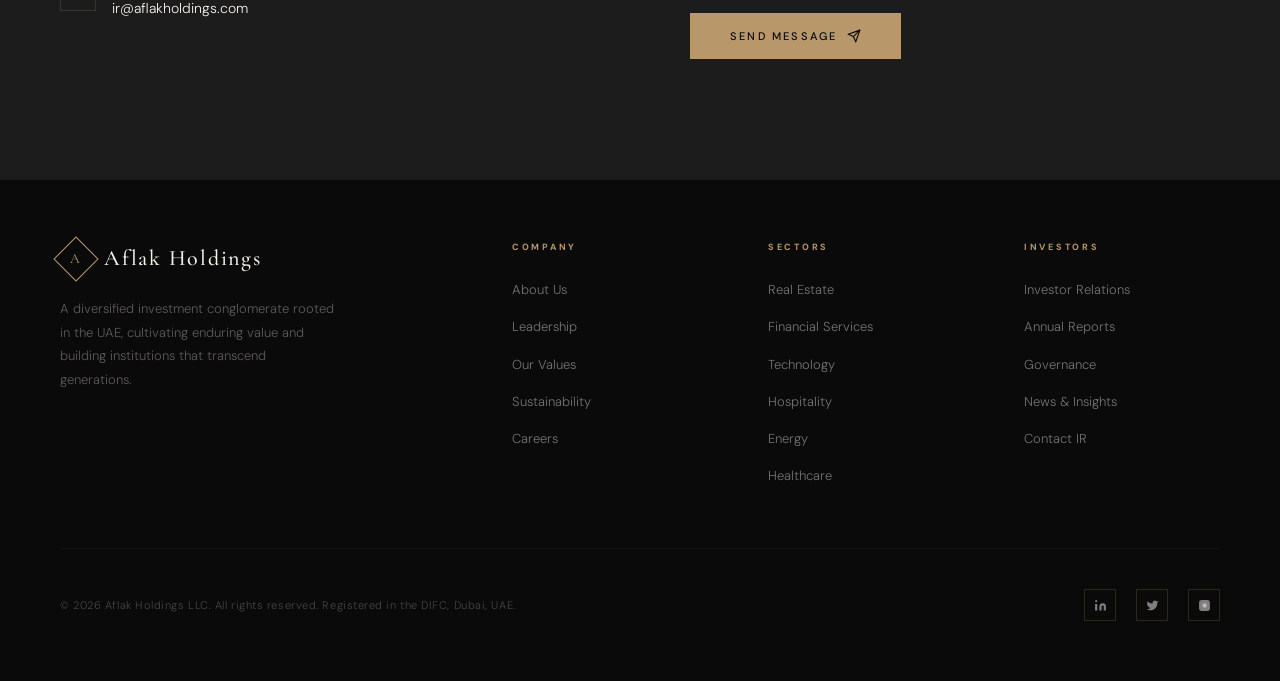
<file: index_00.html>
<!DOCTYPE html>
<html lang="en">
<head>
<meta charset="UTF-8">
<meta name="viewport" content="width=device-width, initial-scale=1.0">
<title>Aflak Holdings — Building Tomorrow's Legacy</title>
<link rel="preconnect" href="https://fonts.googleapis.com">
<link rel="preconnect" href="https://fonts.gstatic.com" crossorigin>
<link href="https://fonts.googleapis.com/css2?family=Cormorant+Garamond:ital,wght@0,300;0,400;0,500;0,600;1,300;1,400&family=DM+Sans:wght@300;400;500&display=swap" rel="stylesheet">

<style>
  *, *::before, *::after { margin: 0; padding: 0; box-sizing: border-box; }

  :root {
    --gold: #B8976A;
    --gold-light: #D4B896;
    --gold-dark: #8A6E4A;
    --obsidian: #0A0A0A;
    --off-black: #111111;
    --charcoal: #1C1C1C;
    --slate: #2A2A2A;
    --warm-white: #F5F2ED;
    --cream: #EDE9E1;
    --muted: #888680;
    --text-secondary: #5A5855;
    --serif: 'Cormorant Garamond', Georgia, serif;
    --sans: 'DM Sans', system-ui, sans-serif;
    --nav-height: 80px;
  }

  html { scroll-behavior: smooth; }

  body {
    background: var(--obsidian);
    color: var(--warm-white);
    font-family: var(--sans);
    font-weight: 300;
    overflow-x: hidden;
    line-height: 1.7;
  }

  /* ====== CURSOR ====== */
  .cursor {
    width: 8px; height: 8px;
    background: var(--gold);
    border-radius: 50%;
    position: fixed;
    pointer-events: none;
    z-index: 9999;
    transition: transform 0.15s ease, opacity 0.3s;
    mix-blend-mode: normal;
  }
  .cursor-ring {
    width: 32px; height: 32px;
    border: 1px solid rgba(184,151,106,0.4);
    border-radius: 50%;
    position: fixed;
    pointer-events: none;
    z-index: 9998;
    transition: transform 0.4s cubic-bezier(0.23,1,0.32,1), opacity 0.3s;
  }

  /* ====== NAV ====== */
  nav {
    position: fixed;
    top: 0; left: 0; right: 0;
    height: var(--nav-height);
    display: flex;
    align-items: center;
    justify-content: space-between;
    padding: 0 60px;
    z-index: 1000;
    transition: background 0.6s ease, border-bottom 0.6s ease;
  }
  nav.scrolled {
    background: rgba(10,10,10,0.95);
    backdrop-filter: blur(20px);
    border-bottom: 1px solid rgba(184,151,106,0.15);
  }

  .nav-logo {
    font-family: var(--serif);
    font-size: 22px;
    font-weight: 500;
    letter-spacing: 0.08em;
    color: var(--warm-white);
    text-decoration: none;
    display: flex;
    align-items: center;
    gap: 12px;
  }
  .nav-logo-mark {
    width: 32px; height: 32px;
    border: 1px solid var(--gold);
    display: flex; align-items: center; justify-content: center;
    transform: rotate(45deg);
    flex-shrink: 0;
  }
  .nav-logo-mark span {
    transform: rotate(-45deg);
    font-family: var(--serif);
    font-size: 14px;
    color: var(--gold);
    font-weight: 400;
  }
  .nav-links {
    display: flex;
    gap: 48px;
    list-style: none;
  }
  .nav-links a {
    font-family: var(--sans);
    font-size: 12px;
    font-weight: 400;
    letter-spacing: 0.15em;
    text-transform: uppercase;
    color: rgba(245,242,237,0.6);
    text-decoration: none;
    transition: color 0.3s;
    position: relative;
  }
  .nav-links a::after {
    content: '';
    position: absolute;
    bottom: -4px; left: 0;
    width: 0; height: 1px;
    background: var(--gold);
    transition: width 0.3s ease;
  }
  .nav-links a:hover { color: var(--warm-white); }
  .nav-links a:hover::after { width: 100%; }

  .nav-cta {
    font-family: var(--sans);
    font-size: 11px;
    letter-spacing: 0.2em;
    text-transform: uppercase;
    color: var(--gold);
    text-decoration: none;
    border: 1px solid rgba(184,151,106,0.4);
    padding: 10px 24px;
    transition: all 0.3s;
  }
  .nav-cta:hover {
    background: var(--gold);
    color: var(--obsidian);
    border-color: var(--gold);
  }

  /* ====== HERO ====== */
  .hero {
    min-height: 100vh;
    display: flex;
    align-items: center;
    position: relative;
    overflow: hidden;
    padding: 0 60px;
  }

  .hero-bg {
    position: absolute;
    inset: 0;
    background:
      radial-gradient(ellipse 60% 80% at 70% 50%, rgba(184,151,106,0.06) 0%, transparent 60%),
      radial-gradient(ellipse 40% 60% at 30% 80%, rgba(184,151,106,0.04) 0%, transparent 50%);
  }

  .hero-grid-lines {
    position: absolute;
    inset: 0;
    opacity: 0.04;
    background-image:
      linear-gradient(rgba(245,242,237,1) 1px, transparent 1px),
      linear-gradient(90deg, rgba(245,242,237,1) 1px, transparent 1px);
    background-size: 80px 80px;
  }

  .hero-content {
    max-width: 760px;
    position: relative;
    z-index: 2;
    animation: fadeUp 1.2s cubic-bezier(0.23,1,0.32,1) both;
  }

  .hero-eyebrow {
    display: flex;
    align-items: center;
    gap: 16px;
    margin-bottom: 32px;
  }
  .hero-eyebrow-line {
    width: 40px; height: 1px;
    background: var(--gold);
  }
  .hero-eyebrow span {
    font-size: 11px;
    letter-spacing: 0.25em;
    text-transform: uppercase;
    color: var(--gold);
    font-weight: 400;
  }

  h1 {
    font-family: var(--serif);
    font-size: clamp(52px, 7vw, 88px);
    font-weight: 300;
    line-height: 1.08;
    letter-spacing: -0.01em;
    margin-bottom: 32px;
    color: var(--warm-white);
  }
  h1 em {
    font-style: italic;
    color: var(--gold-light);
  }

  .hero-desc {
    font-size: 16px;
    color: rgba(245,242,237,0.55);
    max-width: 480px;
    margin-bottom: 56px;
    line-height: 1.8;
  }

  .hero-actions {
    display: flex;
    gap: 24px;
    align-items: center;
    flex-wrap: wrap;
  }

  .btn-primary {
    display: inline-flex;
    align-items: center;
    gap: 12px;
    background: var(--gold);
    color: var(--obsidian);
    padding: 16px 36px;
    font-size: 11px;
    letter-spacing: 0.2em;
    text-transform: uppercase;
    font-weight: 500;
    text-decoration: none;
    transition: all 0.3s;
    position: relative;
    overflow: hidden;
  }
  .btn-primary::before {
    content: '';
    position: absolute;
    inset: 0;
    background: rgba(255,255,255,0.15);
    transform: translateX(-100%);
    transition: transform 0.3s ease;
  }
  .btn-primary:hover::before { transform: translateX(0); }
  .btn-primary svg { transition: transform 0.3s; }
  .btn-primary:hover svg { transform: translateX(4px); }

  .btn-ghost {
    display: inline-flex;
    align-items: center;
    gap: 10px;
    color: rgba(245,242,237,0.6);
    font-size: 11px;
    letter-spacing: 0.2em;
    text-transform: uppercase;
    text-decoration: none;
    transition: color 0.3s;
  }
  .btn-ghost:hover { color: var(--warm-white); }

  .hero-stat-strip {
    position: absolute;
    bottom: 60px; right: 60px;
    display: flex;
    gap: 48px;
    z-index: 2;
    animation: fadeUp 1.4s cubic-bezier(0.23,1,0.32,1) 0.2s both;
  }
  .hero-stat {
    text-align: right;
  }
  .hero-stat-number {
    font-family: var(--serif);
    font-size: 36px;
    font-weight: 300;
    color: var(--warm-white);
    display: block;
    line-height: 1;
  }
  .hero-stat-label {
    font-size: 10px;
    letter-spacing: 0.2em;
    text-transform: uppercase;
    color: var(--gold);
    margin-top: 6px;
    display: block;
  }

  .hero-scroll-indicator {
    position: absolute;
    bottom: 60px; left: 60px;
    display: flex;
    flex-direction: column;
    align-items: center;
    gap: 12px;
    z-index: 2;
    animation: fadeUp 1.4s cubic-bezier(0.23,1,0.32,1) 0.3s both;
  }
  .scroll-line {
    width: 1px;
    height: 60px;
    background: linear-gradient(to bottom, rgba(184,151,106,0.6), transparent);
    animation: scrollPulse 2s ease-in-out infinite;
  }
  .scroll-text {
    writing-mode: vertical-rl;
    font-size: 9px;
    letter-spacing: 0.25em;
    text-transform: uppercase;
    color: var(--muted);
    transform: rotate(180deg);
  }

  /* ====== DIVIDER ====== */
  .divider {
    display: flex;
    align-items: center;
    gap: 24px;
    padding: 0 60px;
    margin: 0;
  }
  .divider-line { flex: 1; height: 1px; background: rgba(184,151,106,0.2); }
  .divider-diamond {
    width: 8px; height: 8px;
    border: 1px solid var(--gold);
    transform: rotate(45deg);
    flex-shrink: 0;
  }

  /* ====== SECTION BASE ====== */
  section { padding: 120px 60px; }

  .section-eyebrow {
    display: flex;
    align-items: center;
    gap: 16px;
    margin-bottom: 20px;
  }
  .section-eyebrow-line { width: 32px; height: 1px; background: var(--gold); }
  .section-eyebrow span {
    font-size: 10px;
    letter-spacing: 0.3em;
    text-transform: uppercase;
    color: var(--gold);
  }

  h2 {
    font-family: var(--serif);
    font-size: clamp(36px, 4vw, 56px);
    font-weight: 300;
    line-height: 1.15;
    letter-spacing: -0.01em;
  }
  h2 em { font-style: italic; color: var(--gold-light); }

  h3 {
    font-family: var(--serif);
    font-size: 28px;
    font-weight: 400;
    line-height: 1.3;
  }

  /* ====== ABOUT / PHILOSOPHY ====== */
  .about-grid {
    display: grid;
    grid-template-columns: 1fr 1fr;
    gap: 80px;
    align-items: center;
    max-width: 1200px;
    margin: 0 auto;
  }

  .about-text h2 { margin-bottom: 28px; }

  .about-text p {
    color: rgba(245,242,237,0.55);
    font-size: 16px;
    line-height: 1.9;
    margin-bottom: 20px;
  }

  .philosophy-card {
    background: var(--charcoal);
    border: 1px solid rgba(184,151,106,0.12);
    padding: 48px;
    position: relative;
    overflow: hidden;
  }
  .philosophy-card::before {
    content: '';
    position: absolute;
    top: 0; left: 0;
    width: 3px; height: 100%;
    background: linear-gradient(to bottom, var(--gold), transparent);
  }
  .philosophy-quote {
    font-family: var(--serif);
    font-size: 24px;
    font-style: italic;
    font-weight: 300;
    line-height: 1.5;
    color: var(--cream);
    margin-bottom: 24px;
  }
  .philosophy-attr {
    font-size: 11px;
    letter-spacing: 0.2em;
    text-transform: uppercase;
    color: var(--gold);
  }
  .philosophy-bg-char {
    position: absolute;
    bottom: -20px; right: -10px;
    font-family: var(--serif);
    font-size: 200px;
    color: rgba(184,151,106,0.04);
    line-height: 1;
    pointer-events: none;
    select: none;
  }

  /* ====== SECTORS / PORTFOLIO ====== */
  .sectors { background: var(--off-black); }

  .sectors-header {
    display: grid;
    grid-template-columns: 1fr 1fr;
    gap: 60px;
    align-items: end;
    max-width: 1200px;
    margin: 0 auto 80px;
  }
  .sectors-header p {
    color: rgba(245,242,237,0.5);
    font-size: 15px;
    line-height: 1.8;
  }

  .sectors-grid {
    display: grid;
    grid-template-columns: repeat(3, 1fr);
    gap: 2px;
    max-width: 1200px;
    margin: 0 auto;
  }

  .sector-card {
    background: var(--charcoal);
    padding: 48px 40px;
    position: relative;
    overflow: hidden;
    cursor: pointer;
    transition: background 0.4s ease;
    display: flex;
    flex-direction: column;
    min-height: 320px;
  }
  .sector-card:hover { background: var(--slate); }
  .sector-card::after {
    content: '';
    position: absolute;
    bottom: 0; left: 0;
    width: 0; height: 2px;
    background: var(--gold);
    transition: width 0.4s ease;
  }
  .sector-card:hover::after { width: 100%; }

  .sector-num {
    font-family: var(--serif);
    font-size: 11px;
    letter-spacing: 0.25em;
    color: var(--gold);
    margin-bottom: 32px;
    display: block;
  }

  .sector-icon {
    width: 48px; height: 48px;
    margin-bottom: 24px;
    position: relative;
  }
  .sector-icon-shape {
    width: 48px; height: 48px;
    border: 1px solid rgba(184,151,106,0.3);
    display: flex; align-items: center; justify-content: center;
  }
  .sector-icon-shape svg {
    width: 22px; height: 22px;
    stroke: var(--gold);
    fill: none;
    stroke-width: 1.5;
    stroke-linecap: round;
    stroke-linejoin: round;
  }

  .sector-name {
    font-family: var(--serif);
    font-size: 22px;
    font-weight: 400;
    color: var(--warm-white);
    margin-bottom: 12px;
    flex: 1;
  }
  .sector-desc {
    font-size: 13px;
    color: rgba(245,242,237,0.4);
    line-height: 1.7;
    margin-bottom: 28px;
  }
  .sector-link {
    display: flex;
    align-items: center;
    gap: 8px;
    font-size: 10px;
    letter-spacing: 0.2em;
    text-transform: uppercase;
    color: var(--gold);
    text-decoration: none;
    opacity: 0;
    transform: translateY(8px);
    transition: opacity 0.3s, transform 0.3s;
  }
  .sector-card:hover .sector-link {
    opacity: 1;
    transform: translateY(0);
  }

  /* ====== NUMBERS / IMPACT ====== */
  .numbers { background: var(--charcoal); }

  .numbers-grid {
    display: grid;
    grid-template-columns: repeat(4, 1fr);
    gap: 0;
    max-width: 1200px;
    margin: 60px auto 0;
    border: 1px solid rgba(184,151,106,0.1);
  }
  .number-item {
    padding: 60px 40px;
    border-right: 1px solid rgba(184,151,106,0.1);
    position: relative;
  }
  .number-item:last-child { border-right: none; }
  .number-item::before {
    content: '';
    position: absolute;
    top: 0; left: 0;
    width: 0; height: 2px;
    background: var(--gold);
    transition: width 0.6s ease;
  }
  .number-item.in-view::before { width: 100%; }

  .number-val {
    font-family: var(--serif);
    font-size: clamp(44px, 4vw, 64px);
    font-weight: 300;
    color: var(--warm-white);
    line-height: 1;
    display: block;
    margin-bottom: 8px;
  }
  .number-suffix {
    color: var(--gold);
    font-size: 0.7em;
  }
  .number-label {
    font-size: 10px;
    letter-spacing: 0.25em;
    text-transform: uppercase;
    color: var(--muted);
    display: block;
  }

  /* ====== LEADERSHIP ====== */
  .leadership-header {
    display: flex;
    justify-content: space-between;
    align-items: flex-end;
    max-width: 1200px;
    margin: 0 auto 60px;
  }
  .leadership-grid {
    display: grid;
    grid-template-columns: repeat(3, 1fr);
    gap: 2px;
    max-width: 1200px;
    margin: 0 auto;
  }

  .leader-card {
    background: var(--off-black);
    padding: 40px;
    border: 1px solid rgba(184,151,106,0.08);
    transition: border-color 0.3s, transform 0.3s;
    cursor: pointer;
  }
  .leader-card:hover {
    border-color: rgba(184,151,106,0.3);
    transform: translateY(-4px);
  }

  .leader-avatar {
    width: 72px; height: 72px;
    background: var(--charcoal);
    border: 1px solid rgba(184,151,106,0.2);
    display: flex; align-items: center; justify-content: center;
    margin-bottom: 28px;
    position: relative;
  }
  .leader-avatar::after {
    content: '';
    position: absolute;
    bottom: -1px; right: -1px;
    width: 20px; height: 20px;
    background: var(--gold);
  }
  .leader-initials {
    font-family: var(--serif);
    font-size: 22px;
    font-weight: 300;
    color: var(--gold-light);
    z-index: 1;
  }
  .leader-name {
    font-family: var(--serif);
    font-size: 20px;
    font-weight: 400;
    color: var(--warm-white);
    margin-bottom: 6px;
  }
  .leader-title {
    font-size: 10px;
    letter-spacing: 0.2em;
    text-transform: uppercase;
    color: var(--gold);
    margin-bottom: 16px;
    display: block;
  }
  .leader-bio {
    font-size: 13px;
    color: rgba(245,242,237,0.4);
    line-height: 1.7;
  }

  /* ====== VALUES ====== */
  .values { background: var(--off-black); }
  .values-grid {
    display: grid;
    grid-template-columns: repeat(4, 1fr);
    gap: 32px;
    max-width: 1200px;
    margin: 60px auto 0;
  }
  .value-item {
    padding: 0;
    position: relative;
  }
  .value-number {
    font-family: var(--serif);
    font-size: 80px;
    font-weight: 300;
    color: rgba(184,151,106,0.08);
    line-height: 1;
    position: absolute;
    top: -10px; right: 0;
  }
  .value-title {
    font-family: var(--serif);
    font-size: 22px;
    font-weight: 400;
    color: var(--warm-white);
    margin-bottom: 12px;
    margin-top: 48px;
  }
  .value-desc {
    font-size: 13px;
    color: rgba(245,242,237,0.45);
    line-height: 1.8;
  }

  /* ====== NEWS ====== */
  .news-grid {
    display: grid;
    grid-template-columns: 2fr 1fr 1fr;
    gap: 2px;
    max-width: 1200px;
    margin: 60px auto 0;
  }
  .news-card {
    background: var(--off-black);
    padding: 40px;
    border: 1px solid rgba(184,151,106,0.08);
    display: flex;
    flex-direction: column;
    transition: border-color 0.3s;
  }
  .news-card:hover { border-color: rgba(184,151,106,0.25); }
  .news-card.featured { background: var(--charcoal); }
  .news-tag {
    font-size: 9px;
    letter-spacing: 0.3em;
    text-transform: uppercase;
    color: var(--gold);
    margin-bottom: 20px;
    display: block;
    padding: 5px 10px;
    border: 1px solid rgba(184,151,106,0.25);
    display: inline-block;
    width: fit-content;
  }
  .news-title {
    font-family: var(--serif);
    font-size: 20px;
    font-weight: 400;
    color: var(--warm-white);
    line-height: 1.35;
    margin-bottom: 16px;
    flex: 1;
  }
  .news-card.featured .news-title {
    font-size: 26px;
  }
  .news-excerpt {
    font-size: 13px;
    color: rgba(245,242,237,0.4);
    line-height: 1.7;
    margin-bottom: 24px;
  }
  .news-date {
    font-size: 10px;
    letter-spacing: 0.15em;
    color: var(--muted);
    text-transform: uppercase;
  }

  /* ====== CONTACT ====== */
  .contact { background: var(--charcoal); }
  .contact-inner {
    max-width: 1200px;
    margin: 0 auto;
    display: grid;
    grid-template-columns: 1fr 1fr;
    gap: 100px;
    align-items: start;
  }
  .contact-info h2 { margin-bottom: 24px; }
  .contact-info p {
    color: rgba(245,242,237,0.5);
    font-size: 15px;
    line-height: 1.8;
    margin-bottom: 48px;
  }
  .contact-details {
    display: flex;
    flex-direction: column;
    gap: 24px;
  }
  .contact-detail {
    display: flex;
    gap: 16px;
    align-items: flex-start;
  }
  .contact-detail-icon {
    width: 36px; height: 36px;
    border: 1px solid rgba(184,151,106,0.2);
    display: flex; align-items: center; justify-content: center;
    flex-shrink: 0;
  }
  .contact-detail-icon svg {
    width: 14px; height: 14px;
    stroke: var(--gold);
    fill: none;
    stroke-width: 1.5;
    stroke-linecap: round;
    stroke-linejoin: round;
  }
  .contact-detail-label {
    font-size: 9px;
    letter-spacing: 0.25em;
    text-transform: uppercase;
    color: var(--gold);
    margin-bottom: 4px;
    display: block;
  }
  .contact-detail-val {
    font-size: 14px;
    color: var(--warm-white);
  }

  .contact-form {
    display: flex;
    flex-direction: column;
    gap: 20px;
  }
  .form-group {
    display: flex;
    flex-direction: column;
    gap: 8px;
  }
  .form-group label {
    font-size: 9px;
    letter-spacing: 0.25em;
    text-transform: uppercase;
    color: var(--muted);
  }
  .form-group input,
  .form-group textarea,
  .form-group select {
    background: var(--off-black);
    border: 1px solid rgba(184,151,106,0.15);
    color: var(--warm-white);
    padding: 14px 18px;
    font-family: var(--sans);
    font-size: 14px;
    font-weight: 300;
    outline: none;
    transition: border-color 0.3s;
    width: 100%;
  }
  .form-group select option { background: var(--charcoal); }
  .form-group input:focus,
  .form-group textarea:focus,
  .form-group select:focus {
    border-color: rgba(184,151,106,0.5);
  }
  .form-group textarea {
    resize: none;
    height: 120px;
  }
  .form-row { display: grid; grid-template-columns: 1fr 1fr; gap: 16px; }

  .form-submit {
    background: var(--gold);
    border: none;
    color: var(--obsidian);
    padding: 16px 40px;
    font-family: var(--sans);
    font-size: 11px;
    letter-spacing: 0.2em;
    text-transform: uppercase;
    font-weight: 500;
    cursor: pointer;
    transition: all 0.3s;
    display: flex;
    align-items: center;
    gap: 10px;
    align-self: flex-start;
    position: relative;
    overflow: hidden;
  }
  .form-submit::before {
    content: '';
    position: absolute;
    inset: 0;
    background: rgba(255,255,255,0.15);
    transform: translateX(-100%);
    transition: transform 0.3s;
  }
  .form-submit:hover::before { transform: translateX(0); }

  /* ====== FOOTER ====== */
  footer {
    background: var(--obsidian);
    border-top: 1px solid rgba(184,151,106,0.1);
    padding: 60px;
  }
  .footer-inner {
    max-width: 1200px;
    margin: 0 auto;
    display: grid;
    grid-template-columns: 2fr 1fr 1fr 1fr;
    gap: 60px;
    margin-bottom: 60px;
  }
  .footer-brand p {
    font-size: 13px;
    color: rgba(245,242,237,0.35);
    line-height: 1.8;
    margin-top: 20px;
    max-width: 280px;
  }
  .footer-col h4 {
    font-size: 9px;
    letter-spacing: 0.3em;
    text-transform: uppercase;
    color: var(--gold);
    margin-bottom: 20px;
  }
  .footer-col ul {
    list-style: none;
    display: flex;
    flex-direction: column;
    gap: 10px;
  }
  .footer-col ul a {
    font-size: 13px;
    color: rgba(245,242,237,0.45);
    text-decoration: none;
    transition: color 0.2s;
  }
  .footer-col ul a:hover { color: var(--warm-white); }
  .footer-bottom {
    max-width: 1200px;
    margin: 0 auto;
    display: flex;
    justify-content: space-between;
    align-items: center;
    padding-top: 40px;
    border-top: 1px solid rgba(184,151,106,0.08);
  }
  .footer-bottom p {
    font-size: 11px;
    color: rgba(245,242,237,0.25);
    letter-spacing: 0.05em;
  }
  .footer-social {
    display: flex;
    gap: 20px;
  }
  .footer-social a {
    width: 32px; height: 32px;
    border: 1px solid rgba(184,151,106,0.2);
    display: flex; align-items: center; justify-content: center;
    text-decoration: none;
    transition: border-color 0.3s, background 0.3s;
  }
  .footer-social a:hover {
    border-color: var(--gold);
    background: rgba(184,151,106,0.1);
  }
  .footer-social svg {
    width: 13px; height: 13px;
    fill: rgba(245,242,237,0.5);
  }
  .footer-social a:hover svg { fill: var(--gold); }

  /* ====== ANIMATIONS ====== */
  @keyframes fadeUp {
    from { opacity: 0; transform: translateY(30px); }
    to { opacity: 1; transform: translateY(0); }
  }
  @keyframes scrollPulse {
    0%, 100% { opacity: 0.3; }
    50% { opacity: 0.8; }
  }

  .reveal {
    opacity: 0;
    transform: translateY(24px);
    transition: opacity 0.8s ease, transform 0.8s ease;
  }
  .reveal.visible {
    opacity: 1;
    transform: translateY(0);
  }
  .reveal-delay-1 { transition-delay: 0.1s; }
  .reveal-delay-2 { transition-delay: 0.2s; }
  .reveal-delay-3 { transition-delay: 0.3s; }
  .reveal-delay-4 { transition-delay: 0.4s; }

  /* ====== MOBILE MENU TOGGLE ====== */
  .nav-toggle {
    display: none;
    flex-direction: column;
    gap: 5px;
    cursor: pointer;
    padding: 4px;
  }
  .nav-toggle span {
    width: 24px; height: 1px;
    background: var(--warm-white);
    display: block;
    transition: all 0.3s;
  }

  /* ====== RESPONSIVE ====== */
  @media (max-width: 1024px) {
    nav { padding: 0 32px; }
    section { padding: 80px 32px; }
    .hero { padding: 0 32px; }
    .divider { padding: 0 32px; }
    footer { padding: 60px 32px; }
    .about-grid, .contact-inner { grid-template-columns: 1fr; gap: 48px; }
    .sectors-header, .sectors-grid, .values-grid { grid-template-columns: 1fr 1fr; }
    .numbers-grid { grid-template-columns: 1fr 1fr; }
    .leadership-grid { grid-template-columns: 1fr 1fr; }
    .news-grid { grid-template-columns: 1fr 1fr; }
    .footer-inner { grid-template-columns: 1fr 1fr; }
    .hero-stat-strip { display: none; }
    .hero-scroll-indicator { display: none; }
  }
  @media (max-width: 768px) {
    .nav-links, .nav-cta { display: none; }
    .nav-toggle { display: flex; }
    .sectors-grid, .values-grid, .numbers-grid, .leadership-grid, .news-grid { grid-template-columns: 1fr; }
    .sectors-header { grid-template-columns: 1fr; }
    .footer-inner { grid-template-columns: 1fr; }
    .form-row { grid-template-columns: 1fr; }
  }
</style>
</head>

<body>

<!-- Cursor -->
<div class="cursor" id="cursor"></div>
<div class="cursor-ring" id="cursorRing"></div>

<!-- Navigation -->
<nav id="mainNav">
  <a href="#" class="nav-logo">
    <div class="nav-logo-mark"><span>A</span></div>
    Aflak Holdings
  </a>
  <ul class="nav-links">
    <li><a href="#about">About</a></li>
    <li><a href="#sectors">Sectors</a></li>
    <li><a href="#leadership">Leadership</a></li>
    <li><a href="#news">Insights</a></li>
    <li><a href="#contact">Contact</a></li>
  </ul>
  <a href="#contact" class="nav-cta">Engage With Us</a>
  <div class="nav-toggle" id="navToggle">
    <span></span><span></span><span></span>
  </div>
</nav>

<!-- Hero -->
<section class="hero">
  <div class="hero-bg"></div>
  <div class="hero-grid-lines"></div>
  <div class="hero-content">
    <div class="hero-eyebrow">
      <div class="hero-eyebrow-line"></div>
      <span>Dubai, United Arab Emirates</span>
    </div>
    <h1>Building<br><em>Tomorrow's</em><br>Legacy</h1>
    <p class="hero-desc">Aflak Holdings is a diversified investment conglomerate rooted in the UAE, cultivating enduring value across real estate, finance, technology, and hospitality.</p>
    <div class="hero-actions">
      <a href="#sectors" class="btn-primary">
        Our Portfolio
        <svg width="16" height="16" viewBox="0 0 24 24" fill="none" stroke="currentColor" stroke-width="1.5" stroke-linecap="round" stroke-linejoin="round"><path d="M5 12h14M12 5l7 7-7 7"/></svg>
      </a>
      <a href="#about" class="btn-ghost">
        <span>Our Philosophy</span>
        <svg width="14" height="14" viewBox="0 0 24 24" fill="none" stroke="currentColor" stroke-width="1.5" stroke-linecap="round" stroke-linejoin="round"><circle cx="12" cy="12" r="10"/><path d="M12 8v4M12 16h.01"/></svg>
      </a>
    </div>
  </div>

  <div class="hero-stat-strip">
    <div class="hero-stat">
      <span class="hero-stat-number">25<span class="number-suffix">+</span></span>
      <span class="hero-stat-label">Years of Excellence</span>
    </div>
    <div class="hero-stat">
      <span class="hero-stat-number">AED 4.2<span class="number-suffix">B</span></span>
      <span class="hero-stat-label">Assets Under Management</span>
    </div>
    <div class="hero-stat">
      <span class="hero-stat-number">14</span>
      <span class="hero-stat-label">Portfolio Companies</span>
    </div>
  </div>

  <div class="hero-scroll-indicator">
    <div class="scroll-line"></div>
    <div class="scroll-text">Scroll</div>
  </div>
</section>

<!-- Divider -->
<div class="divider">
  <div class="divider-line"></div>
  <div class="divider-diamond"></div>
  <div class="divider-line"></div>
</div>

<!-- About / Philosophy -->
<section id="about">
  <div class="about-grid">
    <div class="about-text reveal">
      <div class="section-eyebrow">
        <div class="section-eyebrow-line"></div>
        <span>Our Philosophy</span>
      </div>
      <h2>Capital with<br><em>Purpose</em></h2>
      <p>Founded on the principles of disciplined investment and long-horizon thinking, Aflak Holdings has been a cornerstone of value creation across the Gulf region for over two decades.</p>
      <p>We believe that enduring wealth is built through patience, integrity, and an unwavering commitment to the communities we operate within. Our investment approach balances ambition with prudence — pursuing growth while safeguarding legacy.</p>
      <p>Aflak is more than a holding company. It is a steward of aspiration — transforming vision into enterprise, and enterprise into heritage.</p>
    </div>
    <div class="reveal reveal-delay-2">
      <div class="philosophy-card">
        <p class="philosophy-quote">"We do not simply acquire assets. We cultivate institutions — built to endure across generations."</p>
        <span class="philosophy-attr">— The Aflak Investment Doctrine</span>
        <div class="philosophy-bg-char">"</div>
      </div>
    </div>
  </div>
</section>

<!-- Sectors -->
<section id="sectors" class="sectors">
  <div class="sectors-header reveal">
    <div>
      <div class="section-eyebrow">
        <div class="section-eyebrow-line"></div>
        <span>Our Sectors</span>
      </div>
      <h2>Diversified<br><em>Excellence</em></h2>
    </div>
    <p>Our portfolio spans six core sectors, each chosen for its strategic alignment with long-term regional and global growth trajectories.</p>
  </div>

  <div class="sectors-grid">
    <!-- Real Estate -->
    <div class="sector-card reveal">
      <span class="sector-num">01</span>
      <div class="sector-icon">
        <div class="sector-icon-shape">
          <svg viewBox="0 0 24 24"><path d="M3 9l9-7 9 7v11a2 2 0 0 1-2 2H5a2 2 0 0 1-2-2z"/><polyline points="9 22 9 12 15 12 15 22"/></svg>
        </div>
      </div>
      <div class="sector-name">Real Estate</div>
      <div class="sector-desc">Premium residential, commercial, and mixed-use developments across the UAE and wider GCC, designed to define skylines and communities.</div>
      <a href="#" class="sector-link">
        Explore <svg width="12" height="12" viewBox="0 0 24 24" fill="none" stroke="currentColor" stroke-width="2"><path d="M5 12h14M12 5l7 7-7 7"/></svg>
      </a>
    </div>

    <!-- Financial Services -->
    <div class="sector-card reveal reveal-delay-1">
      <span class="sector-num">02</span>
      <div class="sector-icon">
        <div class="sector-icon-shape">
          <svg viewBox="0 0 24 24"><line x1="12" y1="1" x2="12" y2="23"/><path d="M17 5H9.5a3.5 3.5 0 0 0 0 7h5a3.5 3.5 0 0 1 0 7H6"/></svg>
        </div>
      </div>
      <div class="sector-name">Financial Services</div>
      <div class="sector-desc">Private equity, venture capital, and asset management platforms providing sophisticated capital solutions for growth-stage companies.</div>
      <a href="#" class="sector-link">
        Explore <svg width="12" height="12" viewBox="0 0 24 24" fill="none" stroke="currentColor" stroke-width="2"><path d="M5 12h14M12 5l7 7-7 7"/></svg>
      </a>
    </div>

    <!-- Technology -->
    <div class="sector-card reveal reveal-delay-2">
      <span class="sector-num">03</span>
      <div class="sector-icon">
        <div class="sector-icon-shape">
          <svg viewBox="0 0 24 24"><rect x="2" y="3" width="20" height="14" rx="2" ry="2"/><line x1="8" y1="21" x2="16" y2="21"/><line x1="12" y1="17" x2="12" y2="21"/></svg>
        </div>
      </div>
      <div class="sector-name">Technology</div>
      <div class="sector-desc">Strategic investments in AI, fintech, and enterprise software — backing founders building the infrastructure of tomorrow's economy.</div>
      <a href="#" class="sector-link">
        Explore <svg width="12" height="12" viewBox="0 0 24 24" fill="none" stroke="currentColor" stroke-width="2"><path d="M5 12h14M12 5l7 7-7 7"/></svg>
      </a>
    </div>

    <!-- Hospitality -->
    <div class="sector-card reveal reveal-delay-1">
      <span class="sector-num">04</span>
      <div class="sector-icon">
        <div class="sector-icon-shape">
          <svg viewBox="0 0 24 24"><path d="M3 22V8a4 4 0 0 1 4-4h10a4 4 0 0 1 4 4v14"/><path d="M2 22h20"/><path d="M11 22V16h2v6"/></svg>
        </div>
      </div>
      <div class="sector-name">Hospitality</div>
      <div class="sector-desc">Curated luxury hospitality experiences including boutique hotel ownership, branded residences, and F&amp;B concepts across key destinations.</div>
      <a href="#" class="sector-link">
        Explore <svg width="12" height="12" viewBox="0 0 24 24" fill="none" stroke="currentColor" stroke-width="2"><path d="M5 12h14M12 5l7 7-7 7"/></svg>
      </a>
    </div>

    <!-- Energy -->
    <div class="sector-card reveal reveal-delay-2">
      <span class="sector-num">05</span>
      <div class="sector-icon">
        <div class="sector-icon-shape">
          <svg viewBox="0 0 24 24"><polygon points="13 2 3 14 12 14 11 22 21 10 12 10 13 2"/></svg>
        </div>
      </div>
      <div class="sector-name">Energy</div>
      <div class="sector-desc">Investments in clean energy infrastructure and sustainable resources, aligned with the UAE's ambitious Net Zero 2050 vision.</div>
      <a href="#" class="sector-link">
        Explore <svg width="12" height="12" viewBox="0 0 24 24" fill="none" stroke="currentColor" stroke-width="2"><path d="M5 12h14M12 5l7 7-7 7"/></svg>
      </a>
    </div>

    <!-- Healthcare -->
    <div class="sector-card reveal reveal-delay-3">
      <span class="sector-num">06</span>
      <div class="sector-icon">
        <div class="sector-icon-shape">
          <svg viewBox="0 0 24 24"><path d="M22 12h-4l-3 9L9 3l-3 9H2"/></svg>
        </div>
      </div>
      <div class="sector-name">Healthcare</div>
      <div class="sector-desc">Premium healthcare infrastructure and digital health platforms advancing quality of life across the MENA region.</div>
      <a href="#" class="sector-link">
        Explore <svg width="12" height="12" viewBox="0 0 24 24" fill="none" stroke="currentColor" stroke-width="2"><path d="M5 12h14M12 5l7 7-7 7"/></svg>
      </a>
    </div>
  </div>
</section>

<!-- Numbers -->
<section class="numbers" id="numbers">
  <div style="max-width:1200px;margin:0 auto;">
    <div class="section-eyebrow reveal">
      <div class="section-eyebrow-line"></div>
      <span>Impact by Numbers</span>
    </div>
  </div>
  <div class="numbers-grid">
    <div class="number-item reveal" data-count="4.2" data-suffix="B">
      <span class="number-val">AED 4.2<span class="number-suffix">B</span></span>
      <span class="number-label">Assets Under Management</span>
    </div>
    <div class="number-item reveal reveal-delay-1" data-count="14">
      <span class="number-val">14</span>
      <span class="number-label">Portfolio Companies</span>
    </div>
    <div class="number-item reveal reveal-delay-2" data-count="25">
      <span class="number-val">25<span class="number-suffix">+</span></span>
      <span class="number-label">Years of Excellence</span>
    </div>
    <div class="number-item reveal reveal-delay-3" data-count="6">
      <span class="number-val">6</span>
      <span class="number-label">Core Sectors</span>
    </div>
  </div>
</section>

<!-- Leadership -->
<section id="leadership">
  <div class="leadership-header reveal">
    <div>
      <div class="section-eyebrow">
        <div class="section-eyebrow-line"></div>
        <span>Leadership</span>
      </div>
      <h2>Guided by<br><em>Vision</em></h2>
    </div>
  </div>
  <div class="leadership-grid">
    <div class="leader-card reveal">
      <div class="leader-avatar"><span class="leader-initials">KA</span></div>
      <div class="leader-name">Khalid Al Aflak</div>
      <span class="leader-title">Chairman &amp; Founder</span>
      <p class="leader-bio">A visionary entrepreneur with over 30 years of investment experience across the Gulf. Khalid founded Aflak Holdings with a mandate to build enduring institutions that contribute to the UAE's economic diversification agenda.</p>
    </div>
    <div class="leader-card reveal reveal-delay-1">
      <div class="leader-avatar"><span class="leader-initials">SA</span></div>
      <div class="leader-name">Sara Al Mansouri</div>
      <span class="leader-title">Group Chief Executive Officer</span>
      <p class="leader-bio">Educated at INSEAD and Harvard, Sara brings two decades of global investment banking expertise. She leads Aflak's strategic expansion and has overseen the doubling of the Group's AUM since her appointment in 2019.</p>
    </div>
    <div class="leader-card reveal reveal-delay-2">
      <div class="leader-avatar"><span class="leader-initials">MR</span></div>
      <div class="leader-name">Mohammed Al Rashidi</div>
      <span class="leader-title">Chief Investment Officer</span>
      <p class="leader-bio">A seasoned capital markets professional with deep expertise across private equity, real estate finance, and cross-border M&amp;A. Mohammed oversees Aflak's investment mandate and portfolio optimization strategy.</p>
    </div>
  </div>
</section>

<!-- Values -->
<section class="values">
  <div style="max-width:1200px;margin:0 auto;">
    <div class="section-eyebrow reveal">
      <div class="section-eyebrow-line"></div>
      <span>Our Principles</span>
    </div>
    <h2 class="reveal">What<br>We <em>Stand For</em></h2>
  </div>
  <div class="values-grid">
    <div class="value-item reveal">
      <div class="value-number">01</div>
      <div class="value-title">Integrity</div>
      <p class="value-desc">Every decision is anchored in transparency, ethical conduct, and accountability to our stakeholders, partners, and communities.</p>
    </div>
    <div class="value-item reveal reveal-delay-1">
      <div class="value-number">02</div>
      <div class="value-title">Longevity</div>
      <p class="value-desc">We think in decades, not quarters. Sustainable value creation demands patience, discipline, and resistance to short-term pressures.</p>
    </div>
    <div class="value-item reveal reveal-delay-2">
      <div class="value-number">03</div>
      <div class="value-title">Excellence</div>
      <p class="value-desc">We hold ourselves and our portfolio companies to the highest standards of operational and governance excellence at all times.</p>
    </div>
    <div class="value-item reveal reveal-delay-3">
      <div class="value-number">04</div>
      <div class="value-title">Legacy</div>
      <p class="value-desc">We build not just for today's returns, but for the generations that will inherit the institutions and communities we shape.</p>
    </div>
  </div>
</section>

<!-- News & Insights -->
<section id="news">
  <div style="max-width:1200px;margin:0 auto 60px;display:flex;justify-content:space-between;align-items:flex-end;" class="reveal">
    <div>
      <div class="section-eyebrow">
        <div class="section-eyebrow-line"></div>
        <span>Insights</span>
      </div>
      <h2>Latest from<br><em>Aflak</em></h2>
    </div>
    <a href="#" class="btn-ghost">View All <svg width="12" height="12" viewBox="0 0 24 24" fill="none" stroke="currentColor" stroke-width="2"><path d="M5 12h14M12 5l7 7-7 7"/></svg></a>
  </div>
  <div class="news-grid">
    <div class="news-card featured reveal">
      <span class="news-tag">Press Release</span>
      <div class="news-title">Aflak Holdings Announces Strategic Expansion into Renewable Energy with AED 800M Commitment</div>
      <p class="news-excerpt">The Group has formalized a landmark investment in solar and green hydrogen infrastructure, reinforcing its commitment to the UAE's Net Zero 2050 initiative and diversifying its asset base into the energy transition economy.</p>
      <span class="news-date">March 2026</span>
    </div>
    <div class="news-card reveal reveal-delay-1">
      <span class="news-tag">Investment Activity</span>
      <div class="news-title">Aflak Leads Series B in AI-Powered Fintech Platform Modaan</div>
      <p class="news-excerpt">Our technology arm has co-led a $45M Series B round in Modaan, a UAE-based embedded finance platform reshaping SME access to capital across the MENA region.</p>
      <span class="news-date">January 2026</span>
    </div>
    <div class="news-card reveal reveal-delay-2">
      <span class="news-tag">Real Estate</span>
      <div class="news-title">Groundbreaking Ceremony Held for Raha Residences at Dubai Creek</div>
      <p class="news-excerpt">Aflak Real Estate broke ground on its flagship luxury residential development, a curated collection of 280 branded residences positioned at one of Dubai's most coveted waterfront addresses.</p>
      <span class="news-date">December 2025</span>
    </div>
  </div>
</section>

<!-- Contact -->
<section id="contact" class="contact">
  <div class="contact-inner">
    <div class="contact-info reveal">
      <div class="section-eyebrow">
        <div class="section-eyebrow-line"></div>
        <span>Contact</span>
      </div>
      <h2>Let's Begin<br>a <em>Conversation</em></h2>
      <p>Whether you are a prospective partner, an institutional investor, or a founder seeking a strategic ally — we welcome the dialogue.</p>
      <div class="contact-details">
        <div class="contact-detail">
          <div class="contact-detail-icon">
            <svg viewBox="0 0 24 24"><path d="M21 10c0 7-9 13-9 13s-9-6-9-13a9 9 0 0 1 18 0z"/><circle cx="12" cy="10" r="3"/></svg>
          </div>
          <div>
            <span class="contact-detail-label">Headquarters</span>
            <span class="contact-detail-val">Gate Avenue, DIFC, Dubai, UAE</span>
          </div>
        </div>
        <div class="contact-detail">
          <div class="contact-detail-icon">
            <svg viewBox="0 0 24 24"><path d="M22 16.92v3a2 2 0 0 1-2.18 2 19.79 19.79 0 0 1-8.63-3.07A19.5 19.5 0 0 1 4.69 12a19.79 19.79 0 0 1-3.07-8.67A2 2 0 0 1 3.6 1.27h3a2 2 0 0 1 2 1.72 12.84 12.84 0 0 0 .7 2.81 2 2 0 0 1-.45 2.11L8.09 9.91a16 16 0 0 0 6 6l1.27-1.27a2 2 0 0 1 2.11-.45 12.84 12.84 0 0 0 2.81.7A2 2 0 0 1 22 16.92z"/></svg>
          </div>
          <div>
            <span class="contact-detail-label">Telephone</span>
            <span class="contact-detail-val">+971 4 XXX XXXX</span>
          </div>
        </div>
        <div class="contact-detail">
          <div class="contact-detail-icon">
            <svg viewBox="0 0 24 24"><path d="M4 4h16c1.1 0 2 .9 2 2v12c0 1.1-.9 2-2 2H4c-1.1 0-2-.9-2-2V6c0-1.1.9-2 2-2z"/><polyline points="22,6 12,13 2,6"/></svg>
          </div>
          <div>
            <span class="contact-detail-label">General Enquiries</span>
            <span class="contact-detail-val">enquiries@aflakholdings.com</span>
          </div>
        </div>
        <div class="contact-detail">
          <div class="contact-detail-icon">
            <svg viewBox="0 0 24 24"><path d="M4 4h16c1.1 0 2 .9 2 2v12c0 1.1-.9 2-2 2H4c-1.1 0-2-.9-2-2V6c0-1.1.9-2 2-2z"/><polyline points="22,6 12,13 2,6"/></svg>
          </div>
          <div>
            <span class="contact-detail-label">Investor Relations</span>
            <span class="contact-detail-val">ir@aflakholdings.com</span>
          </div>
        </div>
      </div>
    </div>

    <div class="reveal reveal-delay-1">
      <div class="contact-form">
        <div class="form-row">
          <div class="form-group">
            <label for="fname">First Name</label>
            <input type="text" id="fname" placeholder="Ahmed">
          </div>
          <div class="form-group">
            <label for="lname">Last Name</label>
            <input type="text" id="lname" placeholder="Al Rashid">
          </div>
        </div>
        <div class="form-group">
          <label for="email">Email Address</label>
          <input type="email" id="email" placeholder="name@company.com">
        </div>
        <div class="form-group">
          <label for="org">Organisation</label>
          <input type="text" id="org" placeholder="Company Name">
        </div>
        <div class="form-group">
          <label for="inquiry">Nature of Enquiry</label>
          <select id="inquiry">
            <option value="">Select an area of interest</option>
            <option>Investment Partnership</option>
            <option>Investor Relations</option>
            <option>Real Estate</option>
            <option>Technology Ventures</option>
            <option>Media &amp; Press</option>
            <option>Careers</option>
            <option>Other</option>
          </select>
        </div>
        <div class="form-group">
          <label for="message">Your Message</label>
          <textarea id="message" placeholder="Please share how we may assist you..."></textarea>
        </div>
        <button class="form-submit" type="button">
          Send Message
          <svg width="14" height="14" viewBox="0 0 24 24" fill="none" stroke="currentColor" stroke-width="2" stroke-linecap="round" stroke-linejoin="round"><line x1="22" y1="2" x2="11" y2="13"/><polygon points="22 2 15 22 11 13 2 9 22 2"/></svg>
        </button>
      </div>
    </div>
  </div>
</section>

<!-- Footer -->
<footer>
  <div class="footer-inner">
    <div class="footer-brand">
      <a href="#" class="nav-logo" style="margin-bottom:0;">
        <div class="nav-logo-mark"><span>A</span></div>
        Aflak Holdings
      </a>
      <p>A diversified investment conglomerate rooted in the UAE, cultivating enduring value and building institutions that transcend generations.</p>
    </div>
    <div class="footer-col">
      <h4>Company</h4>
      <ul>
        <li><a href="#">About Us</a></li>
        <li><a href="#">Leadership</a></li>
        <li><a href="#">Our Values</a></li>
        <li><a href="#">Sustainability</a></li>
        <li><a href="#">Careers</a></li>
      </ul>
    </div>
    <div class="footer-col">
      <h4>Sectors</h4>
      <ul>
        <li><a href="#">Real Estate</a></li>
        <li><a href="#">Financial Services</a></li>
        <li><a href="#">Technology</a></li>
        <li><a href="#">Hospitality</a></li>
        <li><a href="#">Energy</a></li>
        <li><a href="#">Healthcare</a></li>
      </ul>
    </div>
    <div class="footer-col">
      <h4>Investors</h4>
      <ul>
        <li><a href="#">Investor Relations</a></li>
        <li><a href="#">Annual Reports</a></li>
        <li><a href="#">Governance</a></li>
        <li><a href="#">News &amp; Insights</a></li>
        <li><a href="#">Contact IR</a></li>
      </ul>
    </div>
  </div>
  <div class="footer-bottom">
    <p>&copy; 2026 Aflak Holdings LLC. All rights reserved. Registered in the DIFC, Dubai, UAE.</p>
    <div class="footer-social">
      <a href="#" aria-label="LinkedIn">
        <svg viewBox="0 0 24 24"><path d="M16 8a6 6 0 0 1 6 6v7h-4v-7a2 2 0 0 0-2-2 2 2 0 0 0-2 2v7h-4v-7a6 6 0 0 1 6-6zM2 9h4v12H2z"/><circle cx="4" cy="4" r="2"/></svg>
      </a>
      <a href="#" aria-label="X / Twitter">
        <svg viewBox="0 0 24 24"><path d="M23 3a10.9 10.9 0 0 1-3.14 1.53 4.48 4.48 0 0 0-7.86 3v1A10.66 10.66 0 0 1 3 4s-4 9 5 13a11.64 11.64 0 0 1-7 2c9 5 20 0 20-11.5a4.5 4.5 0 0 0-.08-.83A7.72 7.72 0 0 0 23 3z"/></svg>
      </a>
      <a href="#" aria-label="Instagram">
        <svg viewBox="0 0 24 24"><rect x="2" y="2" width="20" height="20" rx="5" ry="5"/><path d="M16 11.37A4 4 0 1 1 12.63 8 4 4 0 0 1 16 11.37z"/><line x1="17.5" y1="6.5" x2="17.51" y2="6.5"/></svg>
      </a>
    </div>
  </div>
</footer>

<script>
  // Custom Cursor
  const cursor = document.getElementById('cursor');
  const ring = document.getElementById('cursorRing');
  let mouseX = 0, mouseY = 0, ringX = 0, ringY = 0;
  document.addEventListener('mousemove', e => {
    mouseX = e.clientX; mouseY = e.clientY;
    cursor.style.transform = `translate(${mouseX - 4}px, ${mouseY - 4}px)`;
  });
  function animateRing() {
    ringX += (mouseX - ringX - 16) * 0.12;
    ringY += (mouseY - ringY - 16) * 0.12;
    ring.style.transform = `translate(${ringX}px, ${ringY}px)`;
    requestAnimationFrame(animateRing);
  }
  animateRing();
  document.querySelectorAll('a, button, .sector-card, .leader-card, .news-card').forEach(el => {
    el.addEventListener('mouseenter', () => { cursor.style.transform += ' scale(2)'; ring.style.opacity = '0.5'; });
    el.addEventListener('mouseleave', () => { cursor.style.transform = cursor.style.transform.replace(' scale(2)', ''); ring.style.opacity = '1'; });
  });

  // Nav scroll
  const nav = document.getElementById('mainNav');
  window.addEventListener('scroll', () => {
    nav.classList.toggle('scrolled', window.scrollY > 40);
  });

  // Scroll reveal
  const reveals = document.querySelectorAll('.reveal');
  const observer = new IntersectionObserver(entries => {
    entries.forEach(entry => {
      if (entry.isIntersecting) {
        entry.target.classList.add('visible');
        observer.unobserve(entry.target);
      }
    });
  }, { threshold: 0.12 });
  reveals.forEach(el => observer.observe(el));

  // Number items border animation
  const numberItems = document.querySelectorAll('.number-item');
  const numObserver = new IntersectionObserver(entries => {
    entries.forEach(entry => {
      if (entry.isIntersecting) {
        entry.target.classList.add('in-view');
        numObserver.unobserve(entry.target);
      }
    });
  }, { threshold: 0.3 });
  numberItems.forEach(el => numObserver.observe(el));

  // Form submit feedback
  document.querySelector('.form-submit').addEventListener('click', function() {
    const btn = this;
    btn.textContent = 'Message Sent';
    btn.style.background = '#4a7c59';
    btn.style.color = '#fff';
    setTimeout(() => {
      btn.innerHTML = 'Send Message <svg width="14" height="14" viewBox="0 0 24 24" fill="none" stroke="currentColor" stroke-width="2" stroke-linecap="round" stroke-linejoin="round"><line x1="22" y1="2" x2="11" y2="13"/><polygon points="22 2 15 22 11 13 2 9 22 2"/></svg>';
      btn.style.background = '';
      btn.style.color = '';
    }, 3000);
  });
</script>

</body>
</html>
</file>
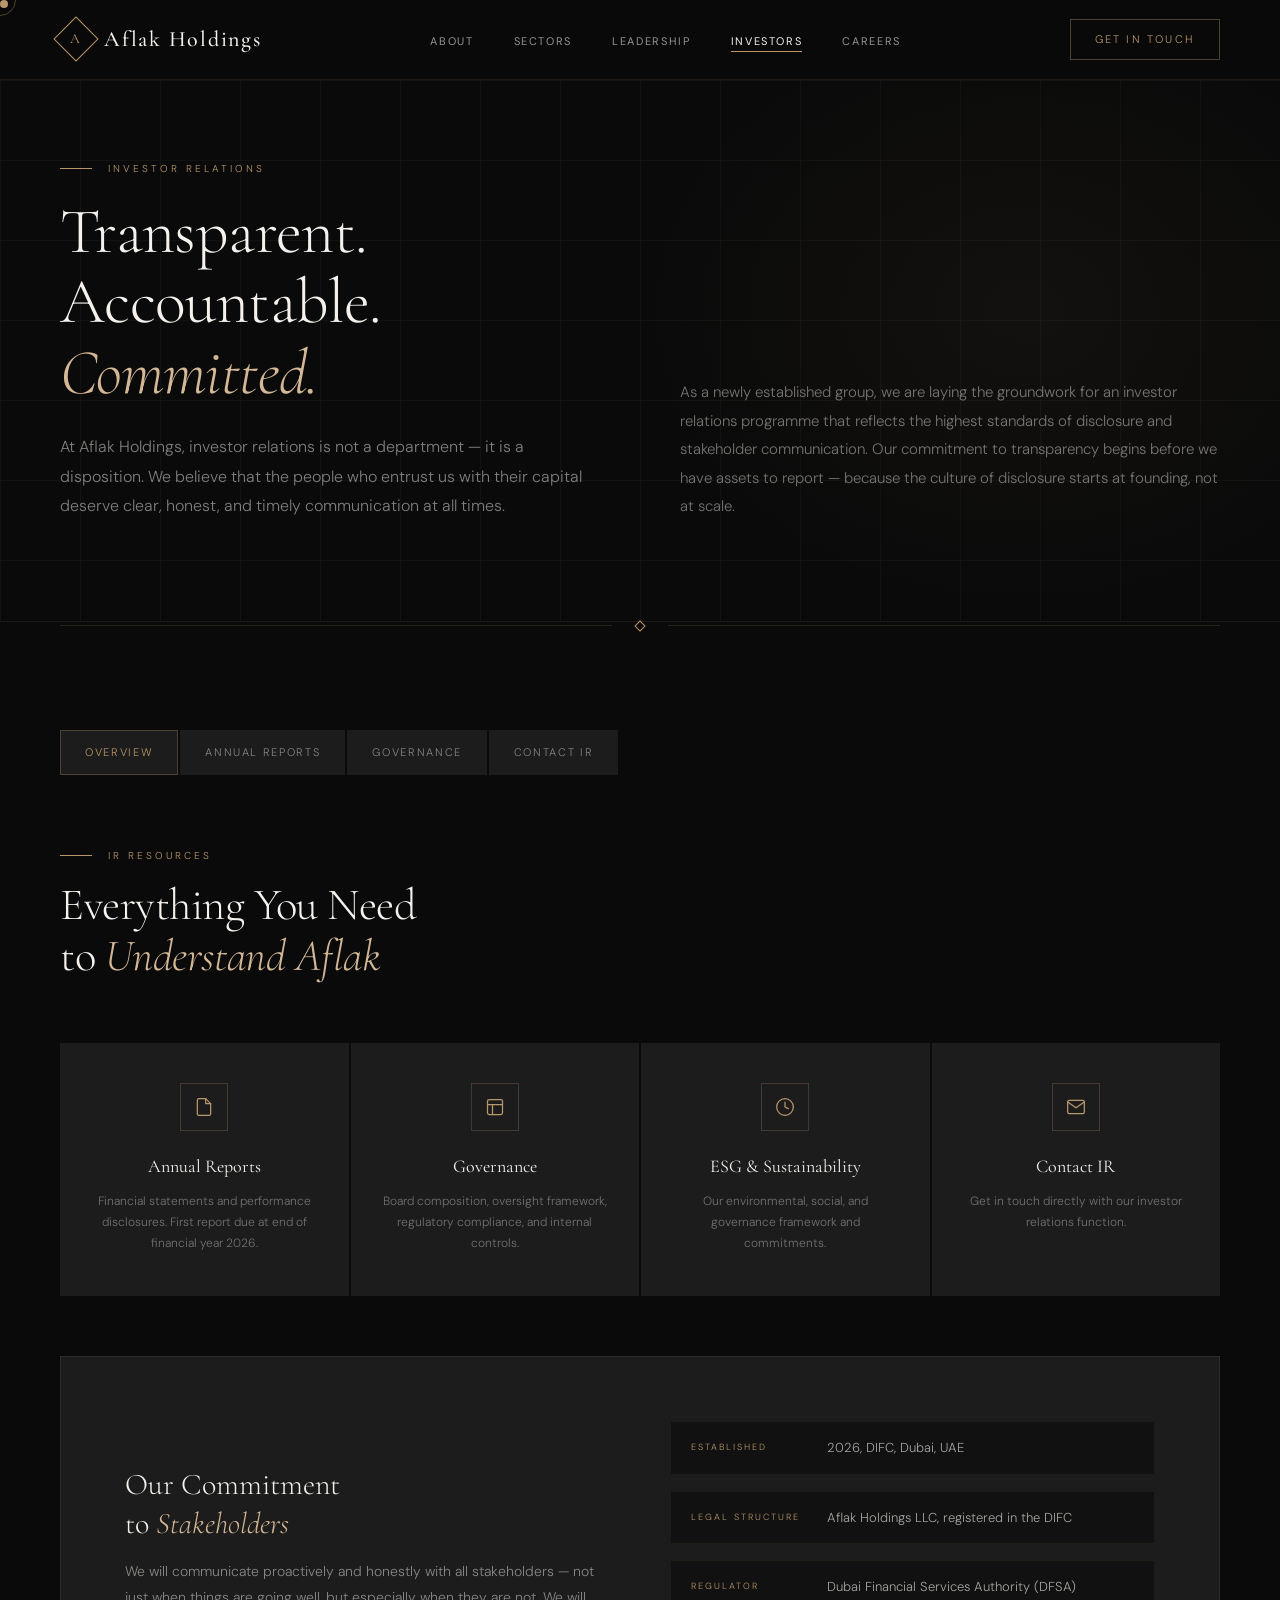
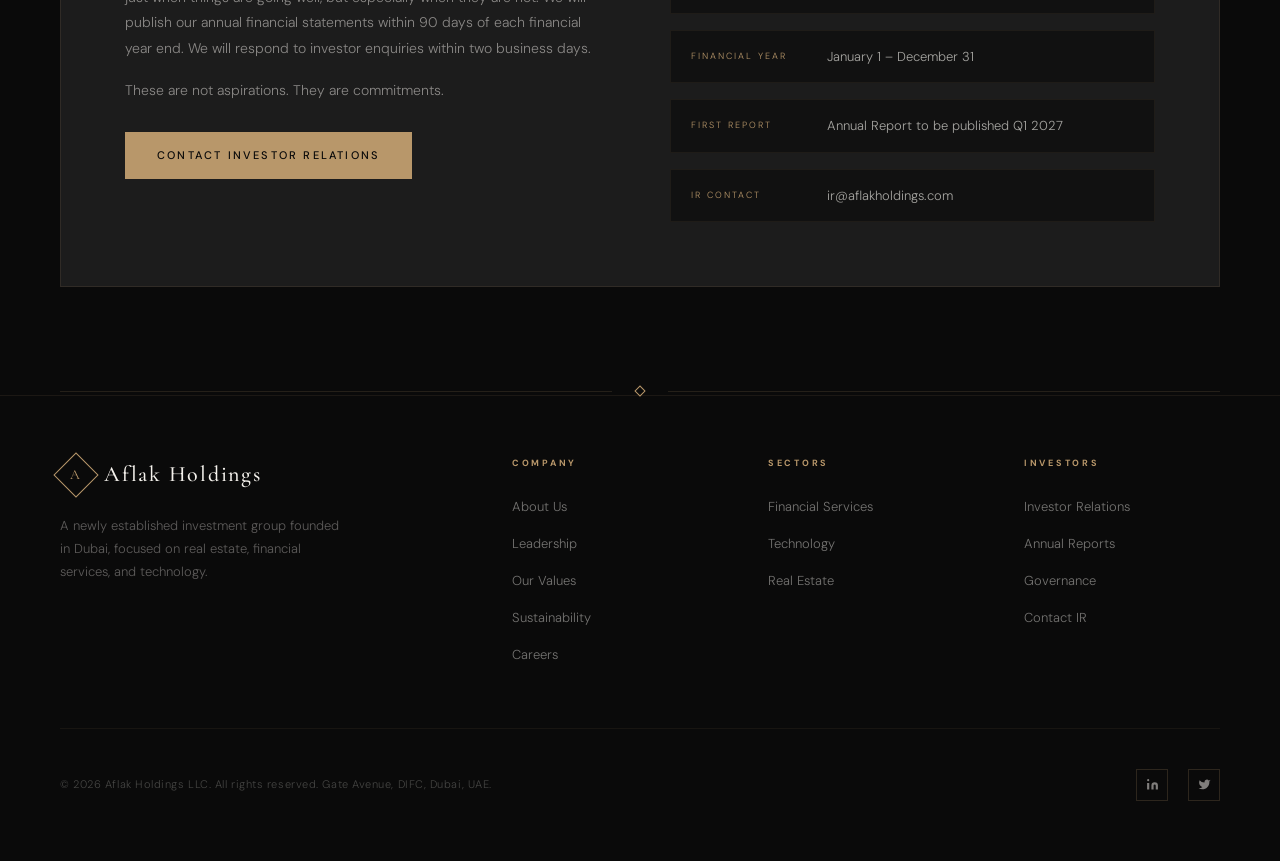
<file: investor-relations.html>
<!DOCTYPE html>
<html lang="en">
<head>
<meta charset="UTF-8">
<meta name="viewport" content="width=device-width, initial-scale=1.0">
<title>Investor Relations — Aflak Holdings</title>
<link rel="preconnect" href="https://fonts.googleapis.com">
<link rel="preconnect" href="https://fonts.gstatic.com" crossorigin>
<link href="https://fonts.googleapis.com/css2?family=Cormorant+Garamond:ital,wght@0,300;0,400;0,500;1,300;1,400&family=DM+Sans:wght@300;400;500&display=swap" rel="stylesheet">
<link rel="stylesheet" href="shared.css">
<style>
  .ir-nav { display:flex;gap:2px;margin-bottom:72px;flex-wrap:wrap; }
  .ir-nav a { padding:12px 24px;font-size:11px;letter-spacing:.15em;text-transform:uppercase;text-decoration:none;background:var(--charcoal);color:rgba(245,242,237,.5);transition:all .3s;border:1px solid transparent; }
  .ir-nav a.active,.ir-nav a:hover { color:var(--gold);border-color:rgba(184,151,106,.3); }

  .ir-pillars { display:grid;grid-template-columns:repeat(4,1fr);gap:2px;margin-top:60px; }
  .ir-pillar { background:var(--charcoal);padding:40px 32px;text-align:center;border-bottom:2px solid transparent;transition:border-color .3s;text-decoration:none;display:block; }
  .ir-pillar:hover { border-color:var(--gold); }
  .ir-pillar-icon { width:48px;height:48px;border:1px solid rgba(184,151,106,.25);display:flex;align-items:center;justify-content:center;margin:0 auto 20px; }
  .ir-pillar-icon svg { width:20px;height:20px;stroke:var(--gold);fill:none;stroke-width:1.5;stroke-linecap:round;stroke-linejoin:round; }
  .ir-pillar-title { font-family:var(--serif);font-size:18px;font-weight:400;color:var(--warm-white);margin-bottom:10px; }
  .ir-pillar-desc { font-size:12px;color:rgba(245,242,237,.4);line-height:1.75; }

  .ir-highlight {
    background: var(--charcoal);
    border: 1px solid rgba(184,151,106,.12);
    padding: 64px;
    display: grid;
    grid-template-columns: 1fr 1fr;
    gap: 60px;
    align-items: center;
    margin-top: 60px;
  }
  .ir-highlight h3 { font-family:var(--serif);font-size:30px;font-weight:300;margin-bottom:16px; }
  .ir-highlight h3 em { font-style:italic;color:var(--gold-light); }
  .ir-highlight p { font-size:14px;color:rgba(245,242,237,.5);line-height:1.85; }
  .ir-facts { display:flex;flex-direction:column;gap:16px; }
  .ir-fact { display:flex;gap:16px;align-items:flex-start;padding:16px 20px;background:var(--off-black);border:1px solid rgba(184,151,106,.08); }
  .ir-fact-label { font-size:9px;letter-spacing:.22em;text-transform:uppercase;color:var(--gold);flex-shrink:0;width:120px;padding-top:2px; }
  .ir-fact-val { font-size:13px;color:rgba(245,242,237,.65);line-height:1.5; }

  @media(max-width:1024px){ .ir-pillars{grid-template-columns:1fr 1fr;} .ir-highlight{grid-template-columns:1fr;padding:40px;} }
  @media(max-width:768px){ .ir-pillars{grid-template-columns:1fr 1fr;} }
</style>
</head>
<body>

<div class="page-hero">
  <div class="page-hero-bg"></div>
  <div class="page-hero-grid"></div>
  <div class="page-hero-inner">
    <div class="fade-in">
      <div class="eyebrow"><div class="eyebrow-line"></div><span>Investor Relations</span></div>
      <h1>Transparent.<br>Accountable.<br><em>Committed.</em></h1>
      <p class="page-hero-desc">At Aflak Holdings, investor relations is not a department — it is a disposition. We believe that the people who entrust us with their capital deserve clear, honest, and timely communication at all times.</p>
    </div>
    <div class="page-hero-right fade-in-2">
      <p>As a newly established group, we are laying the groundwork for an investor relations programme that reflects the highest standards of disclosure and stakeholder communication. Our commitment to transparency begins before we have assets to report — because the culture of disclosure starts at founding, not at scale.</p>
    </div>
  </div>
</div>

<div class="divider"><div class="divider-line"></div><div class="divider-diamond"></div><div class="divider-line"></div></div>

<section>
  <div class="section-inner">
    <div class="ir-nav">
      <a href="investor-relations.html" class="active">Overview</a>
      <a href="annual-reports.html">Annual Reports</a>
      <a href="governance.html">Governance</a>
      <a href="contact-ir.html">Contact IR</a>
    </div>

    <div class="section-eyebrow"><div class="section-eyebrow-line"></div><span>IR Resources</span></div>
    <h2>Everything You Need<br>to <em>Understand Aflak</em></h2>
    <div class="ir-pillars">
      <a href="annual-reports.html" class="ir-pillar">
        <div class="ir-pillar-icon"><svg viewBox="0 0 24 24"><path d="M14 2H6a2 2 0 0 0-2 2v16a2 2 0 0 0 2 2h12a2 2 0 0 0 2-2V8z"/><polyline points="14 2 14 8 20 8"/></svg></div>
        <div class="ir-pillar-title">Annual Reports</div>
        <p class="ir-pillar-desc">Financial statements and performance disclosures. First report due at end of financial year 2026.</p>
      </a>
      <a href="governance.html" class="ir-pillar">
        <div class="ir-pillar-icon"><svg viewBox="0 0 24 24"><rect x="3" y="3" width="18" height="18" rx="2"/><path d="M3 9h18M9 21V9"/></svg></div>
        <div class="ir-pillar-title">Governance</div>
        <p class="ir-pillar-desc">Board composition, oversight framework, regulatory compliance, and internal controls.</p>
      </a>
      <a href="sustainability.html" class="ir-pillar">
        <div class="ir-pillar-icon"><svg viewBox="0 0 24 24"><path d="M12 2a10 10 0 1 0 10 10A10 10 0 0 0 12 2z"/><path d="M12 6v6l4 2"/></svg></div>
        <div class="ir-pillar-title">ESG & Sustainability</div>
        <p class="ir-pillar-desc">Our environmental, social, and governance framework and commitments.</p>
      </a>
      <a href="contact-ir.html" class="ir-pillar">
        <div class="ir-pillar-icon"><svg viewBox="0 0 24 24"><path d="M4 4h16c1.1 0 2 .9 2 2v12c0 1.1-.9 2-2 2H4c-1.1 0-2-.9-2-2V6c0-1.1.9-2 2-2z"/><polyline points="22,6 12,13 2,6"/></svg></div>
        <div class="ir-pillar-title">Contact IR</div>
        <p class="ir-pillar-desc">Get in touch directly with our investor relations function.</p>
      </a>
    </div>

    <div class="ir-highlight">
      <div>
        <h3>Our Commitment<br>to <em>Stakeholders</em></h3>
        <p>We will communicate proactively and honestly with all stakeholders — not just when things are going well, but especially when they are not. We will publish our annual financial statements within 90 days of each financial year end. We will respond to investor enquiries within two business days.</p>
        <p style="margin-top:16px;">These are not aspirations. They are commitments.</p>
        <a href="contact-ir.html" class="btn-primary" style="margin-top:28px;display:inline-flex;">Contact Investor Relations</a>
      </div>
      <div class="ir-facts">
        <div class="ir-fact"><span class="ir-fact-label">Established</span><span class="ir-fact-val">2026, DIFC, Dubai, UAE</span></div>
        <div class="ir-fact"><span class="ir-fact-label">Legal Structure</span><span class="ir-fact-val">Aflak Holdings LLC, registered in the DIFC</span></div>
        <div class="ir-fact"><span class="ir-fact-label">Regulator</span><span class="ir-fact-val">Dubai Financial Services Authority (DFSA)</span></div>
        <div class="ir-fact"><span class="ir-fact-label">Financial Year</span><span class="ir-fact-val">January 1 – December 31</span></div>
        <div class="ir-fact"><span class="ir-fact-label">First Report</span><span class="ir-fact-val">Annual Report to be published Q1 2027</span></div>
        <div class="ir-fact"><span class="ir-fact-label">IR Contact</span><span class="ir-fact-val">ir@aflakholdings.com</span></div>
      </div>
    </div>
  </div>
</section>

<script src="shared.js"></script>
</body>
</html>
</file>
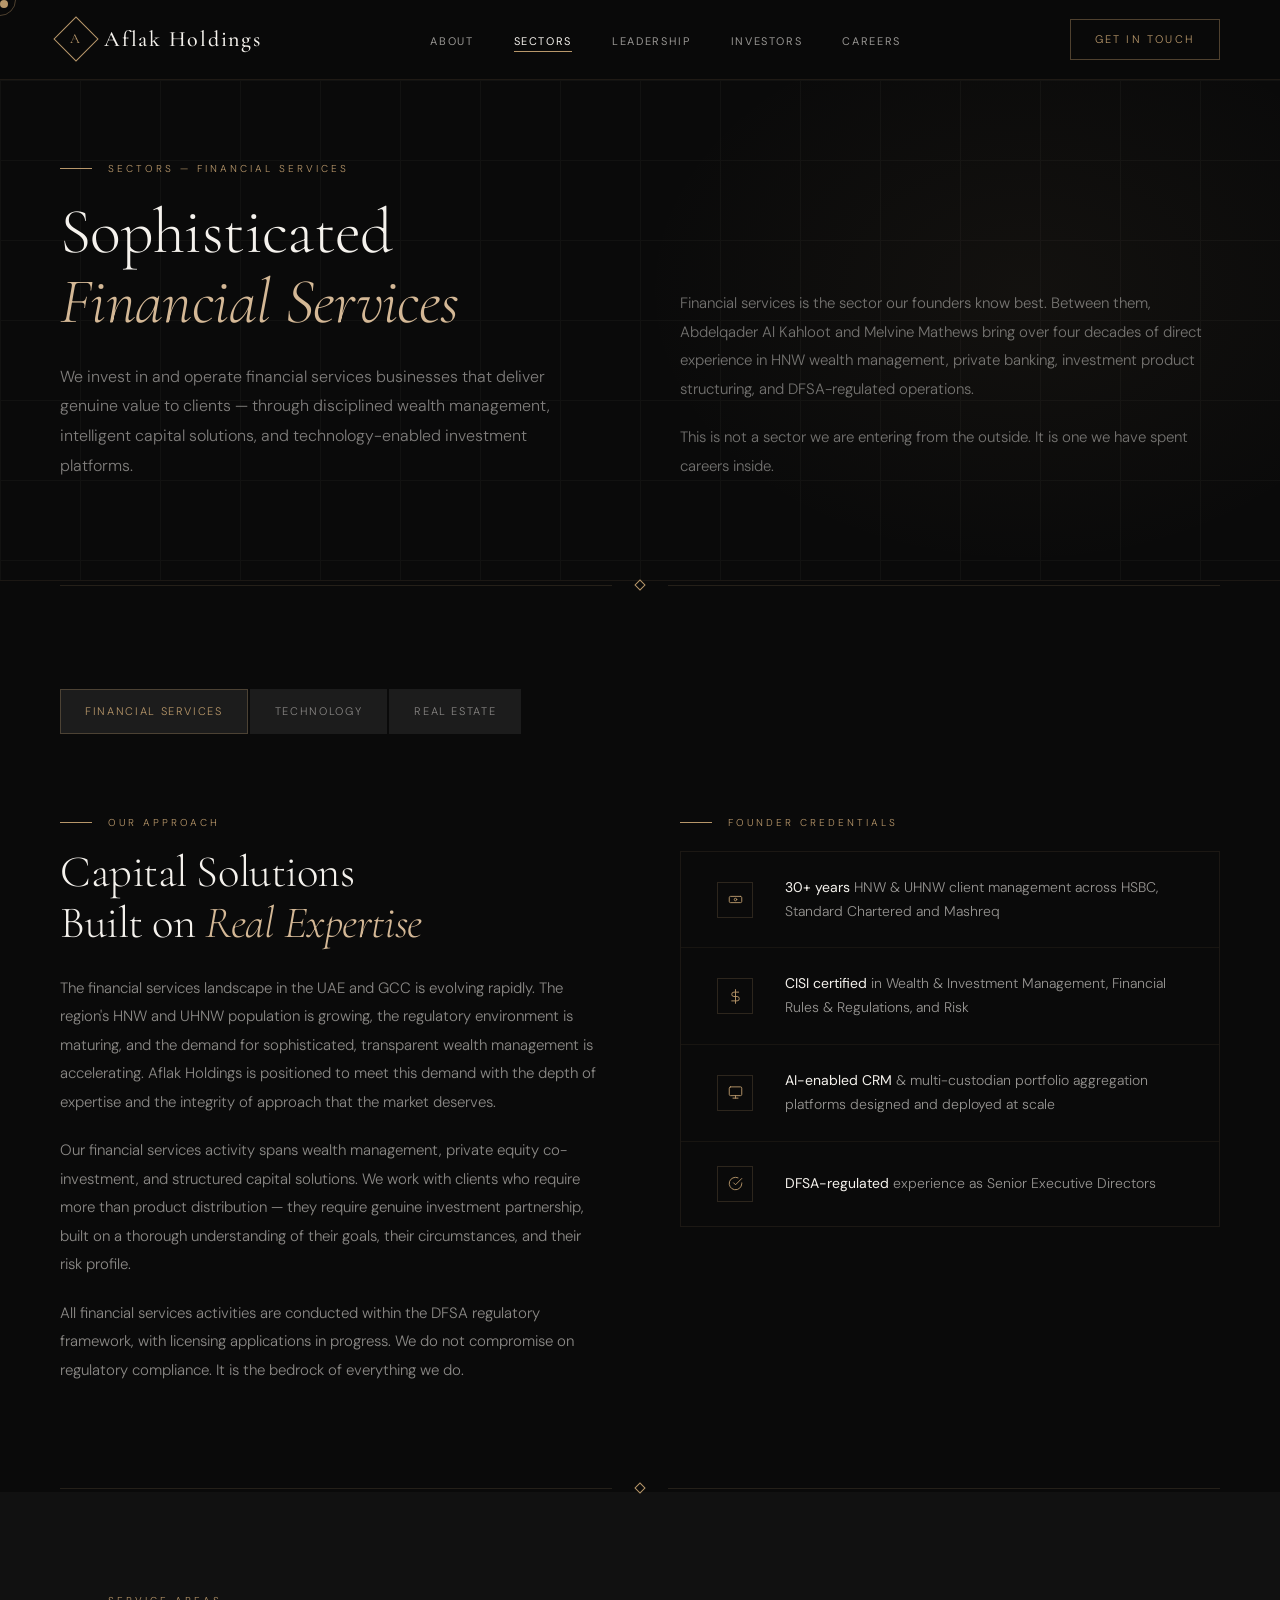
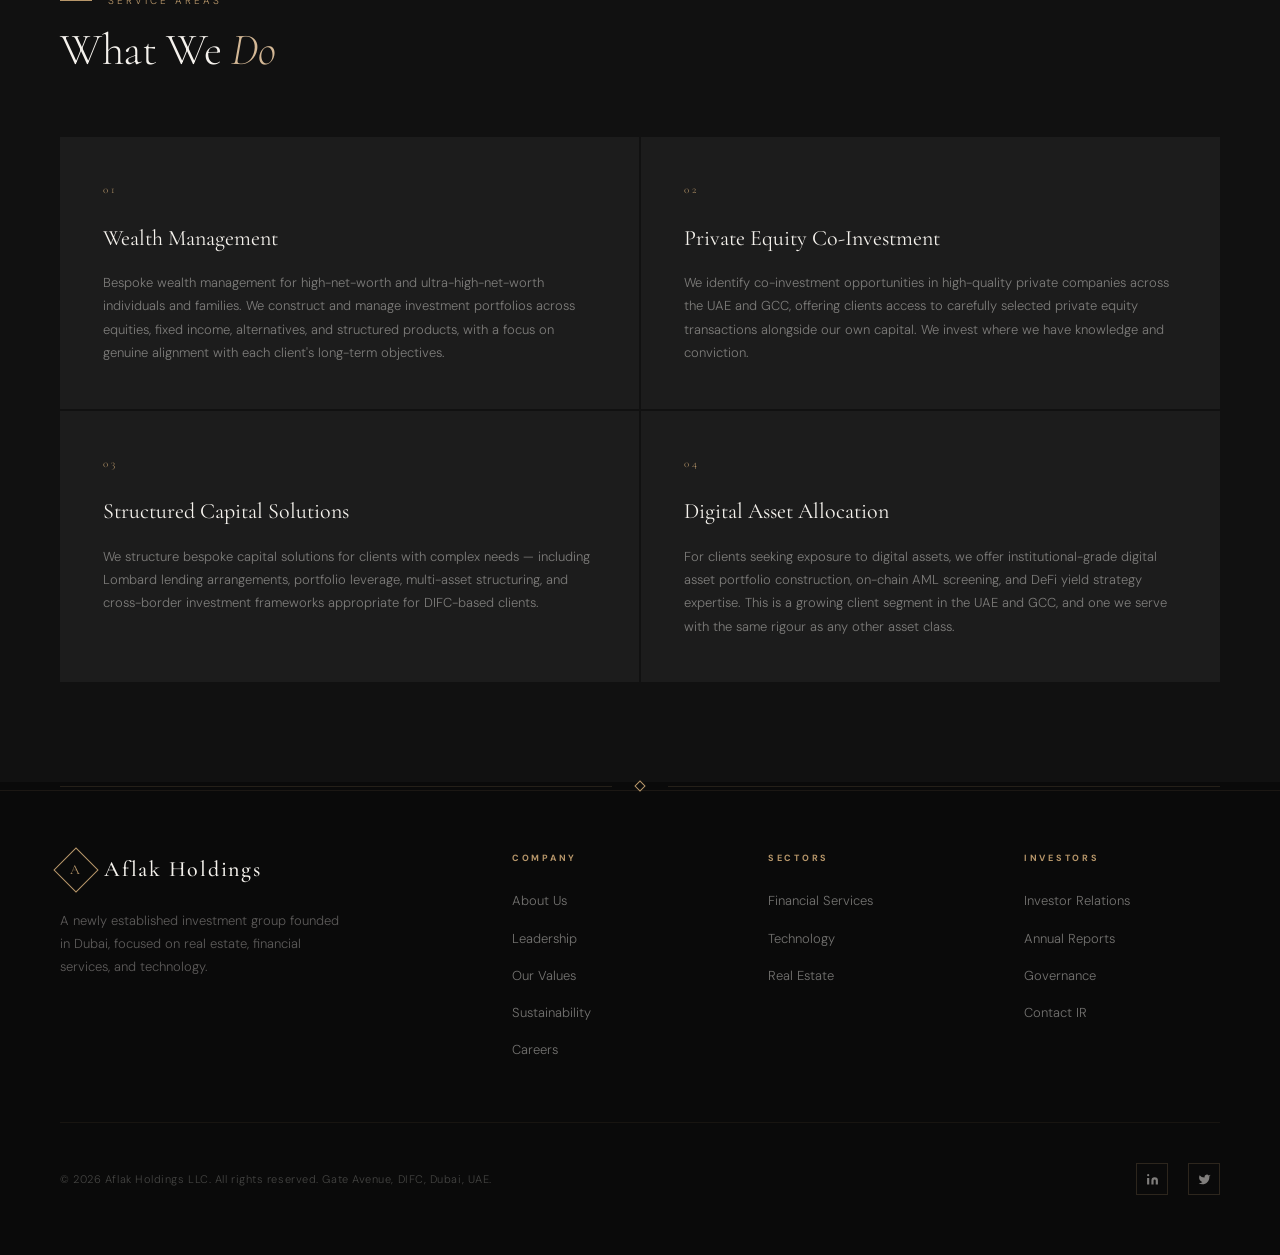
<file: sectors-financial.html>
<!DOCTYPE html>
<html lang="en">
<head>
<meta charset="UTF-8">
<meta name="viewport" content="width=device-width, initial-scale=1.0">
<title>Financial Services — Aflak Holdings</title>
<link rel="preconnect" href="https://fonts.googleapis.com">
<link rel="preconnect" href="https://fonts.gstatic.com" crossorigin>
<link href="https://fonts.googleapis.com/css2?family=Cormorant+Garamond:ital,wght@0,300;0,400;0,500;1,300;1,400&family=DM+Sans:wght@300;400;500&display=swap" rel="stylesheet">
<link rel="stylesheet" href="shared.css">
<style>
  .sector-nav { display:flex;gap:2px;margin-bottom:80px; }
  .sector-nav a { padding:12px 24px;font-size:11px;letter-spacing:.15em;text-transform:uppercase;text-decoration:none;background:var(--charcoal);color:rgba(245,242,237,.5);transition:all .3s;border:1px solid transparent; }
  .sector-nav a.active,.sector-nav a:hover { color:var(--gold);border-color:rgba(184,151,106,.3); }

  .service-grid { display:grid;grid-template-columns:1fr 1fr;gap:2px;margin-top:60px; }
  .service-card { background:var(--charcoal);padding:44px 40px;position:relative;overflow:hidden;border-left:3px solid transparent;transition:border-color .3s; }
  .service-card:hover { border-left-color:var(--gold); }
  .service-num { font-family:var(--serif);font-size:11px;letter-spacing:.25em;color:var(--gold);margin-bottom:20px;display:block; }
  .service-title { font-family:var(--serif);font-size:22px;font-weight:400;color:var(--warm-white);margin-bottom:14px; }
  .service-desc { font-size:13px;color:rgba(245,242,237,.45);line-height:1.8; }

  .expertise-bands { display:flex;flex-direction:column;gap:0;border:1px solid rgba(184,151,106,.1); }
  .expertise-band { display:flex;align-items:center;gap:32px;padding:24px 36px;border-bottom:1px solid rgba(184,151,106,.08);transition:background .3s; }
  .expertise-band:last-child { border-bottom:none; }
  .expertise-band:hover { background:var(--charcoal); }
  .expertise-band-icon { width:36px;height:36px;border:1px solid rgba(184,151,106,.2);display:flex;align-items:center;justify-content:center;flex-shrink:0; }
  .expertise-band-icon svg { width:15px;height:15px;stroke:var(--gold);fill:none;stroke-width:1.5;stroke-linecap:round;stroke-linejoin:round; }
  .expertise-band-text { font-size:14px;color:rgba(245,242,237,.6); }
  .expertise-band-text strong { color:var(--warm-white);font-weight:400; }

  @media(max-width:1024px){ .service-grid{grid-template-columns:1fr;} }
  @media(max-width:768px){ .sector-nav{flex-wrap:wrap;} .expertise-band{flex-wrap:wrap;} }
</style>
</head>
<body>

<div class="page-hero">
  <div class="page-hero-bg"></div>
  <div class="page-hero-grid"></div>
  <div class="page-hero-inner">
    <div class="fade-in">
      <div class="eyebrow"><div class="eyebrow-line"></div><span>Sectors — Financial Services</span></div>
      <h1>Sophisticated<br><em>Financial Services</em></h1>
      <p class="page-hero-desc">We invest in and operate financial services businesses that deliver genuine value to clients — through disciplined wealth management, intelligent capital solutions, and technology-enabled investment platforms.</p>
    </div>
    <div class="page-hero-right fade-in-2">
      <p>Financial services is the sector our founders know best. Between them, Abdelqader Al Kahloot and Melvine Mathews bring over four decades of direct experience in HNW wealth management, private banking, investment product structuring, and DFSA-regulated operations.</p>
      <p style="margin-top:20px;">This is not a sector we are entering from the outside. It is one we have spent careers inside.</p>
    </div>
  </div>
</div>

<div class="divider"><div class="divider-line"></div><div class="divider-diamond"></div><div class="divider-line"></div></div>

<section>
  <div class="section-inner">
    <div class="sector-nav">
      <a href="sectors-financial.html" class="active">Financial Services</a>
      <a href="sectors-technology.html">Technology</a>
      <a href="sectors-realestate.html">Real Estate</a>
    </div>

    <div class="prose-grid">
      <div>
        <div class="section-eyebrow"><div class="section-eyebrow-line"></div><span>Our Approach</span></div>
        <h2>Capital Solutions<br>Built on <em>Real Expertise</em></h2>
        <div class="prose" style="margin-top:24px;">
          <p>The financial services landscape in the UAE and GCC is evolving rapidly. The region's HNW and UHNW population is growing, the regulatory environment is maturing, and the demand for sophisticated, transparent wealth management is accelerating. Aflak Holdings is positioned to meet this demand with the depth of expertise and the integrity of approach that the market deserves.</p>
          <p>Our financial services activity spans wealth management, private equity co-investment, and structured capital solutions. We work with clients who require more than product distribution — they require genuine investment partnership, built on a thorough understanding of their goals, their circumstances, and their risk profile.</p>
          <p>All financial services activities are conducted within the DFSA regulatory framework, with licensing applications in progress. We do not compromise on regulatory compliance. It is the bedrock of everything we do.</p>
        </div>
      </div>
      <div>
        <div class="section-eyebrow"><div class="section-eyebrow-line"></div><span>Founder Credentials</span></div>
        <div class="expertise-bands" style="margin-top:20px;">
          <div class="expertise-band">
            <div class="expertise-band-icon"><svg viewBox="0 0 24 24"><path d="M20 7H4a2 2 0 0 0-2 2v6a2 2 0 0 0 2 2h16a2 2 0 0 0 2-2V9a2 2 0 0 0-2-2z"/><circle cx="12" cy="12" r="2"/></svg></div>
            <span class="expertise-band-text"><strong>30+ years</strong> HNW & UHNW client management across HSBC, Standard Chartered and Mashreq</span>
          </div>
          <div class="expertise-band">
            <div class="expertise-band-icon"><svg viewBox="0 0 24 24"><line x1="12" y1="1" x2="12" y2="23"/><path d="M17 5H9.5a3.5 3.5 0 0 0 0 7h5a3.5 3.5 0 0 1 0 7H6"/></svg></div>
            <span class="expertise-band-text"><strong>CISI certified</strong> in Wealth & Investment Management, Financial Rules & Regulations, and Risk</span>
          </div>
          <div class="expertise-band">
            <div class="expertise-band-icon"><svg viewBox="0 0 24 24"><rect x="2" y="3" width="20" height="14" rx="2"/><line x1="8" y1="21" x2="16" y2="21"/><line x1="12" y1="17" x2="12" y2="21"/></svg></div>
            <span class="expertise-band-text"><strong>AI-enabled CRM</strong> & multi-custodian portfolio aggregation platforms designed and deployed at scale</span>
          </div>
          <div class="expertise-band">
            <div class="expertise-band-icon"><svg viewBox="0 0 24 24"><path d="M22 11.08V12a10 10 0 1 1-5.93-9.14"/><polyline points="22 4 12 14.01 9 11.01"/></svg></div>
            <span class="expertise-band-text"><strong>DFSA-regulated</strong> experience as Senior Executive Directors</span>
          </div>
        </div>
      </div>
    </div>
  </div>
</section>

<div class="divider"><div class="divider-line"></div><div class="divider-diamond"></div><div class="divider-line"></div></div>

<section style="background:var(--off-black);">
  <div class="section-inner">
    <div class="section-eyebrow"><div class="section-eyebrow-line"></div><span>Service Areas</span></div>
    <h2>What We <em>Do</em></h2>
    <div class="service-grid">
      <div class="service-card">
        <span class="service-num">01</span>
        <div class="service-title">Wealth Management</div>
        <p class="service-desc">Bespoke wealth management for high-net-worth and ultra-high-net-worth individuals and families. We construct and manage investment portfolios across equities, fixed income, alternatives, and structured products, with a focus on genuine alignment with each client's long-term objectives.</p>
      </div>
      <div class="service-card">
        <span class="service-num">02</span>
        <div class="service-title">Private Equity Co-Investment</div>
        <p class="service-desc">We identify co-investment opportunities in high-quality private companies across the UAE and GCC, offering clients access to carefully selected private equity transactions alongside our own capital. We invest where we have knowledge and conviction.</p>
      </div>
      <div class="service-card">
        <span class="service-num">03</span>
        <div class="service-title">Structured Capital Solutions</div>
        <p class="service-desc">We structure bespoke capital solutions for clients with complex needs — including Lombard lending arrangements, portfolio leverage, multi-asset structuring, and cross-border investment frameworks appropriate for DIFC-based clients.</p>
      </div>
      <div class="service-card">
        <span class="service-num">04</span>
        <div class="service-title">Digital Asset Allocation</div>
        <p class="service-desc">For clients seeking exposure to digital assets, we offer institutional-grade digital asset portfolio construction, on-chain AML screening, and DeFi yield strategy expertise. This is a growing client segment in the UAE and GCC, and one we serve with the same rigour as any other asset class.</p>
      </div>
    </div>
  </div>
</section>

<script src="shared.js"></script>
</body>
</html>
</file>
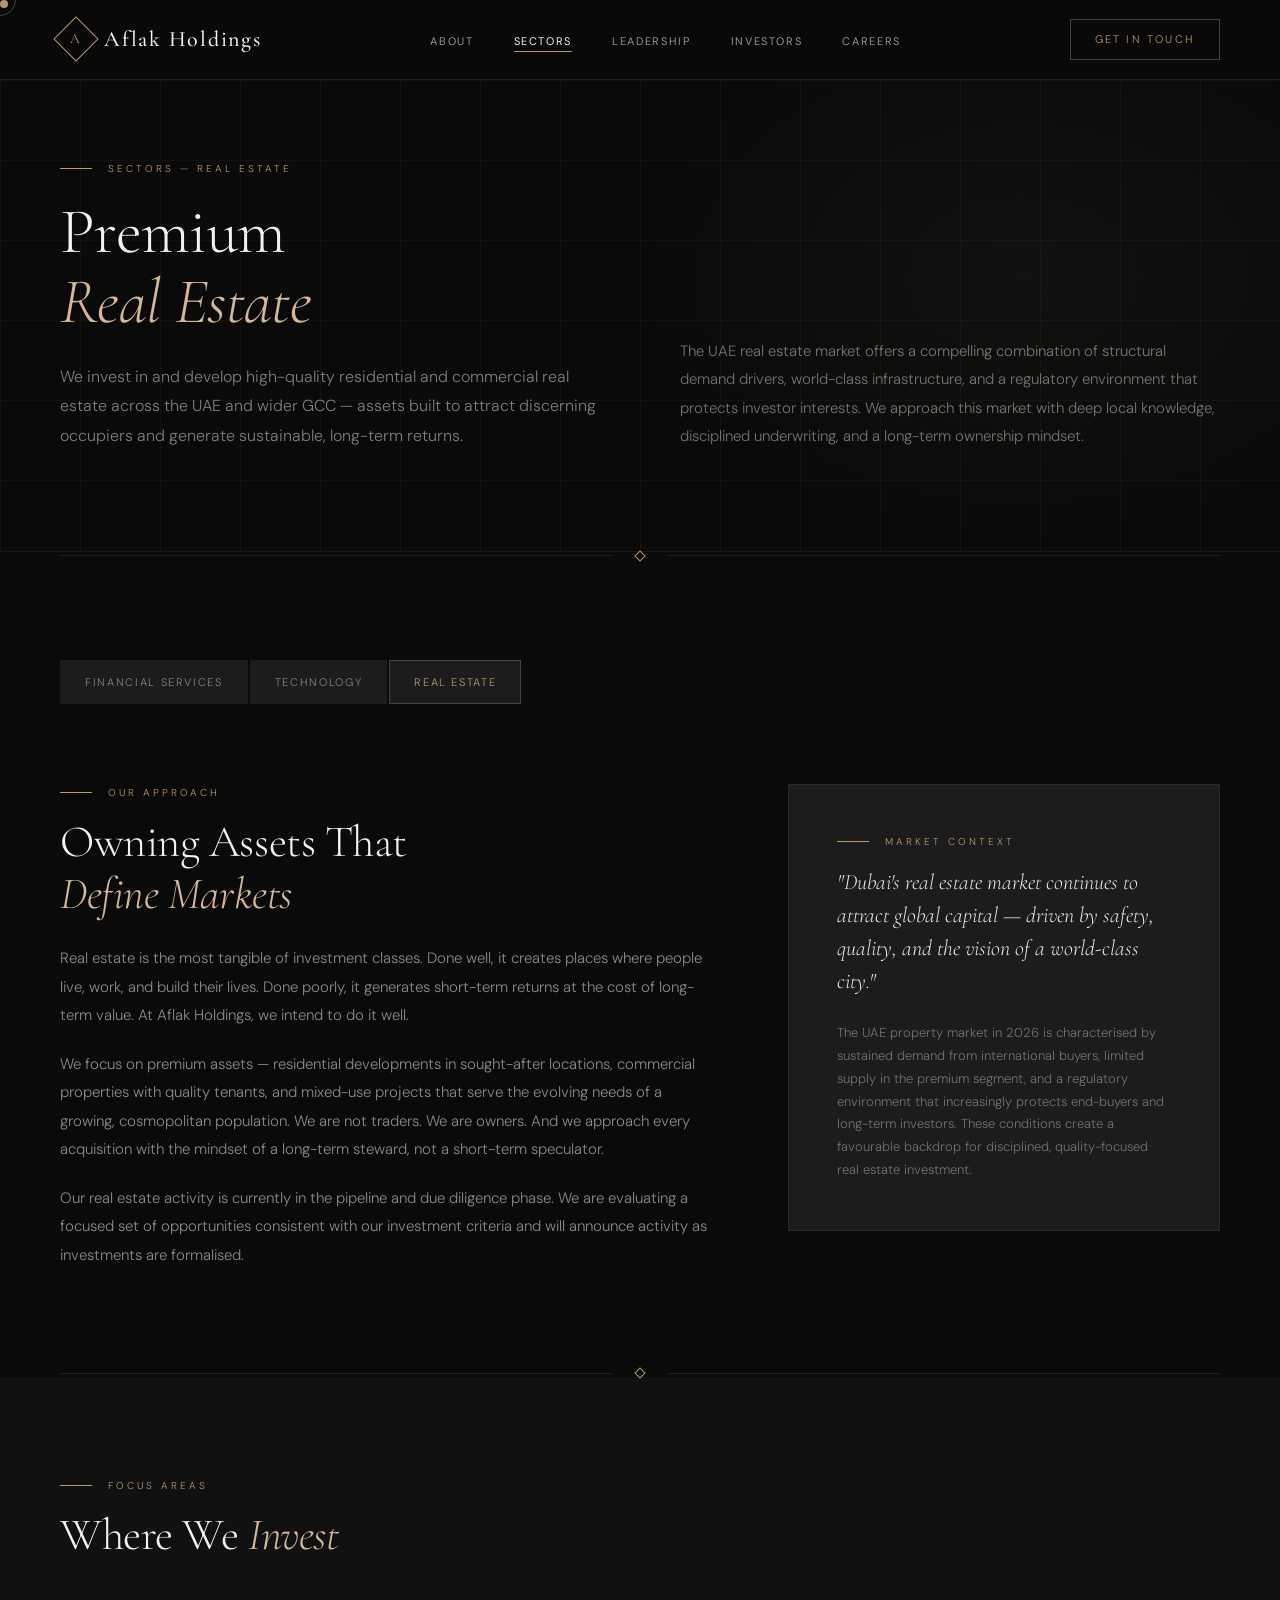
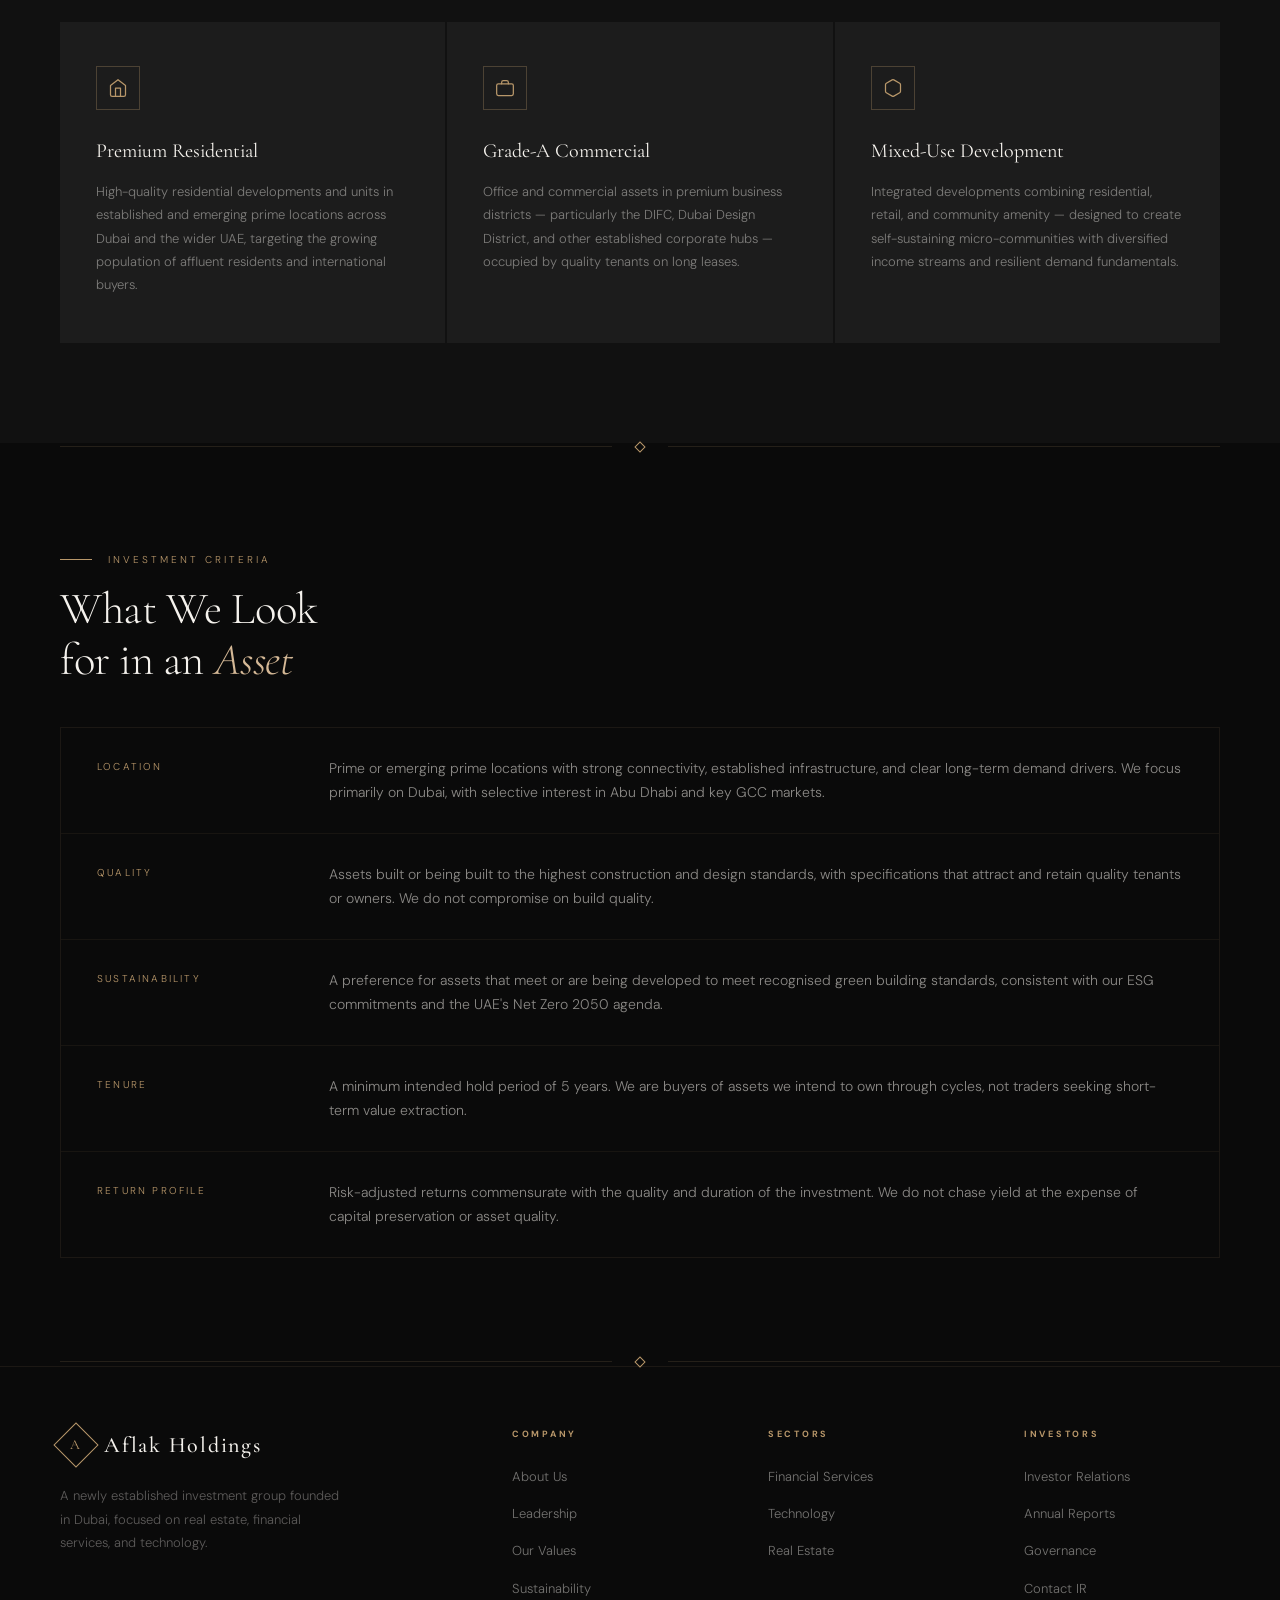
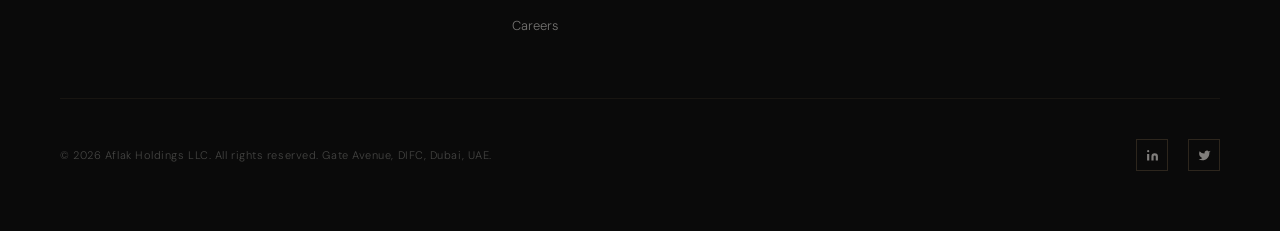
<file: sectors-realestate.html>
<!DOCTYPE html>
<html lang="en">
<head>
<meta charset="UTF-8">
<meta name="viewport" content="width=device-width, initial-scale=1.0">
<title>Real Estate — Aflak Holdings</title>
<link rel="preconnect" href="https://fonts.googleapis.com">
<link rel="preconnect" href="https://fonts.gstatic.com" crossorigin>
<link href="https://fonts.googleapis.com/css2?family=Cormorant+Garamond:ital,wght@0,300;0,400;0,500;1,300;1,400&family=DM+Sans:wght@300;400;500&display=swap" rel="stylesheet">
<link rel="stylesheet" href="shared.css">
<style>
  .sector-nav { display:flex;gap:2px;margin-bottom:80px; }
  .sector-nav a { padding:12px 24px;font-size:11px;letter-spacing:.15em;text-transform:uppercase;text-decoration:none;background:var(--charcoal);color:rgba(245,242,237,.5);transition:all .3s;border:1px solid transparent; }
  .sector-nav a.active, .sector-nav a:hover { color:var(--gold);border-color:rgba(184,151,106,.3); }

  .focus-grid { display:grid;grid-template-columns:repeat(3,1fr);gap:2px;margin-top:60px; }
  .focus-card { background:var(--charcoal);padding:44px 36px;border-bottom:2px solid transparent;transition:border-color .3s; }
  .focus-card:hover { border-color:var(--gold); }
  .focus-icon { width:44px;height:44px;border:1px solid rgba(184,151,106,.3);display:flex;align-items:center;justify-content:center;margin-bottom:24px; }
  .focus-icon svg { width:20px;height:20px;stroke:var(--gold);fill:none;stroke-width:1.5;stroke-linecap:round;stroke-linejoin:round; }
  .focus-title { font-family:var(--serif);font-size:20px;font-weight:400;color:var(--warm-white);margin-bottom:12px; }
  .focus-desc { font-size:13px;color:rgba(245,242,237,.45);line-height:1.8; }

  .criteria-list { display:flex;flex-direction:column;gap:0;margin-top:40px;border:1px solid rgba(184,151,106,.1); }
  .criteria-item { display:grid;grid-template-columns:200px 1fr;gap:32px;padding:28px 36px;border-bottom:1px solid rgba(184,151,106,.08);align-items:start; }
  .criteria-item:last-child { border-bottom:none; }
  .criteria-label { font-size:10px;letter-spacing:.22em;text-transform:uppercase;color:var(--gold);padding-top:2px; }
  .criteria-text { font-size:14px;color:rgba(245,242,237,.55);line-height:1.75; }

  @media(max-width:1024px){ .focus-grid{grid-template-columns:1fr 1fr;} .criteria-item{grid-template-columns:1fr;gap:8px;} }
  @media(max-width:768px){ .focus-grid{grid-template-columns:1fr;} .sector-nav{flex-wrap:wrap;} }
</style>
</head>
<body>

<div class="page-hero">
  <div class="page-hero-bg"></div>
  <div class="page-hero-grid"></div>
  <div class="page-hero-inner">
    <div class="fade-in">
      <div class="eyebrow"><div class="eyebrow-line"></div><span>Sectors — Real Estate</span></div>
      <h1>Premium<br><em>Real Estate</em></h1>
      <p class="page-hero-desc">We invest in and develop high-quality residential and commercial real estate across the UAE and wider GCC — assets built to attract discerning occupiers and generate sustainable, long-term returns.</p>
    </div>
    <div class="page-hero-right fade-in-2">
      <p>The UAE real estate market offers a compelling combination of structural demand drivers, world-class infrastructure, and a regulatory environment that protects investor interests. We approach this market with deep local knowledge, disciplined underwriting, and a long-term ownership mindset.</p>
    </div>
  </div>
</div>

<div class="divider"><div class="divider-line"></div><div class="divider-diamond"></div><div class="divider-line"></div></div>

<section>
  <div class="section-inner">
    <div class="sector-nav">
      <a href="sectors-financial.html">Financial Services</a>
      <a href="sectors-technology.html">Technology</a>
      <a href="sectors-realestate.html" class="active">Real Estate</a>
    </div>

    <div class="prose-grid wide">
      <div>
        <div class="section-eyebrow"><div class="section-eyebrow-line"></div><span>Our Approach</span></div>
        <h2>Owning Assets That<br><em>Define Markets</em></h2>
        <div class="prose" style="margin-top:24px;">
          <p>Real estate is the most tangible of investment classes. Done well, it creates places where people live, work, and build their lives. Done poorly, it generates short-term returns at the cost of long-term value. At Aflak Holdings, we intend to do it well.</p>
          <p>We focus on premium assets — residential developments in sought-after locations, commercial properties with quality tenants, and mixed-use projects that serve the evolving needs of a growing, cosmopolitan population. We are not traders. We are owners. And we approach every acquisition with the mindset of a long-term steward, not a short-term speculator.</p>
          <p>Our real estate activity is currently in the pipeline and due diligence phase. We are evaluating a focused set of opportunities consistent with our investment criteria and will announce activity as investments are formalised.</p>
        </div>
      </div>
      <div style="background:var(--charcoal);border:1px solid rgba(184,151,106,.1);padding:48px;">
        <div class="section-eyebrow"><div class="section-eyebrow-line"></div><span>Market Context</span></div>
        <p style="font-family:var(--serif);font-size:22px;font-style:italic;font-weight:300;color:var(--cream);line-height:1.5;margin-bottom:24px;">"Dubai's real estate market continues to attract global capital — driven by safety, quality, and the vision of a world-class city."</p>
        <p style="font-size:13px;color:rgba(245,242,237,.4);line-height:1.75;">The UAE property market in 2026 is characterised by sustained demand from international buyers, limited supply in the premium segment, and a regulatory environment that increasingly protects end-buyers and long-term investors. These conditions create a favourable backdrop for disciplined, quality-focused real estate investment.</p>
      </div>
    </div>
  </div>
</section>

<div class="divider"><div class="divider-line"></div><div class="divider-diamond"></div><div class="divider-line"></div></div>

<section style="background:var(--off-black);">
  <div class="section-inner">
    <div class="section-eyebrow"><div class="section-eyebrow-line"></div><span>Focus Areas</span></div>
    <h2>Where We <em>Invest</em></h2>
    <div class="focus-grid">
      <div class="focus-card">
        <div class="focus-icon"><svg viewBox="0 0 24 24"><path d="M3 9l9-7 9 7v11a2 2 0 0 1-2 2H5a2 2 0 0 1-2-2z"/><polyline points="9 22 9 12 15 12 15 22"/></svg></div>
        <div class="focus-title">Premium Residential</div>
        <p class="focus-desc">High-quality residential developments and units in established and emerging prime locations across Dubai and the wider UAE, targeting the growing population of affluent residents and international buyers.</p>
      </div>
      <div class="focus-card">
        <div class="focus-icon"><svg viewBox="0 0 24 24"><rect x="2" y="7" width="20" height="14" rx="2"/><path d="M16 7V5a2 2 0 0 0-2-2h-4a2 2 0 0 0-2 2v2"/></svg></div>
        <div class="focus-title">Grade-A Commercial</div>
        <p class="focus-desc">Office and commercial assets in premium business districts — particularly the DIFC, Dubai Design District, and other established corporate hubs — occupied by quality tenants on long leases.</p>
      </div>
      <div class="focus-card">
        <div class="focus-icon"><svg viewBox="0 0 24 24"><path d="M21 16V8a2 2 0 0 0-1-1.73l-7-4a2 2 0 0 0-2 0l-7 4A2 2 0 0 0 3 8v8a2 2 0 0 0 1 1.73l7 4a2 2 0 0 0 2 0l7-4A2 2 0 0 0 21 16z"/></svg></div>
        <div class="focus-title">Mixed-Use Development</div>
        <p class="focus-desc">Integrated developments combining residential, retail, and community amenity — designed to create self-sustaining micro-communities with diversified income streams and resilient demand fundamentals.</p>
      </div>
    </div>
  </div>
</section>

<div class="divider"><div class="divider-line"></div><div class="divider-diamond"></div><div class="divider-line"></div></div>

<section>
  <div class="section-inner">
    <div class="section-eyebrow"><div class="section-eyebrow-line"></div><span>Investment Criteria</span></div>
    <h2>What We Look<br>for in an <em>Asset</em></h2>
    <div class="criteria-list">
      <div class="criteria-item"><span class="criteria-label">Location</span><span class="criteria-text">Prime or emerging prime locations with strong connectivity, established infrastructure, and clear long-term demand drivers. We focus primarily on Dubai, with selective interest in Abu Dhabi and key GCC markets.</span></div>
      <div class="criteria-item"><span class="criteria-label">Quality</span><span class="criteria-text">Assets built or being built to the highest construction and design standards, with specifications that attract and retain quality tenants or owners. We do not compromise on build quality.</span></div>
      <div class="criteria-item"><span class="criteria-label">Sustainability</span><span class="criteria-text">A preference for assets that meet or are being developed to meet recognised green building standards, consistent with our ESG commitments and the UAE's Net Zero 2050 agenda.</span></div>
      <div class="criteria-item"><span class="criteria-label">Tenure</span><span class="criteria-text">A minimum intended hold period of 5 years. We are buyers of assets we intend to own through cycles, not traders seeking short-term value extraction.</span></div>
      <div class="criteria-item"><span class="criteria-label">Return Profile</span><span class="criteria-text">Risk-adjusted returns commensurate with the quality and duration of the investment. We do not chase yield at the expense of capital preservation or asset quality.</span></div>
    </div>
  </div>
</section>

<script src="shared.js"></script>
</body>
</html>
</file>
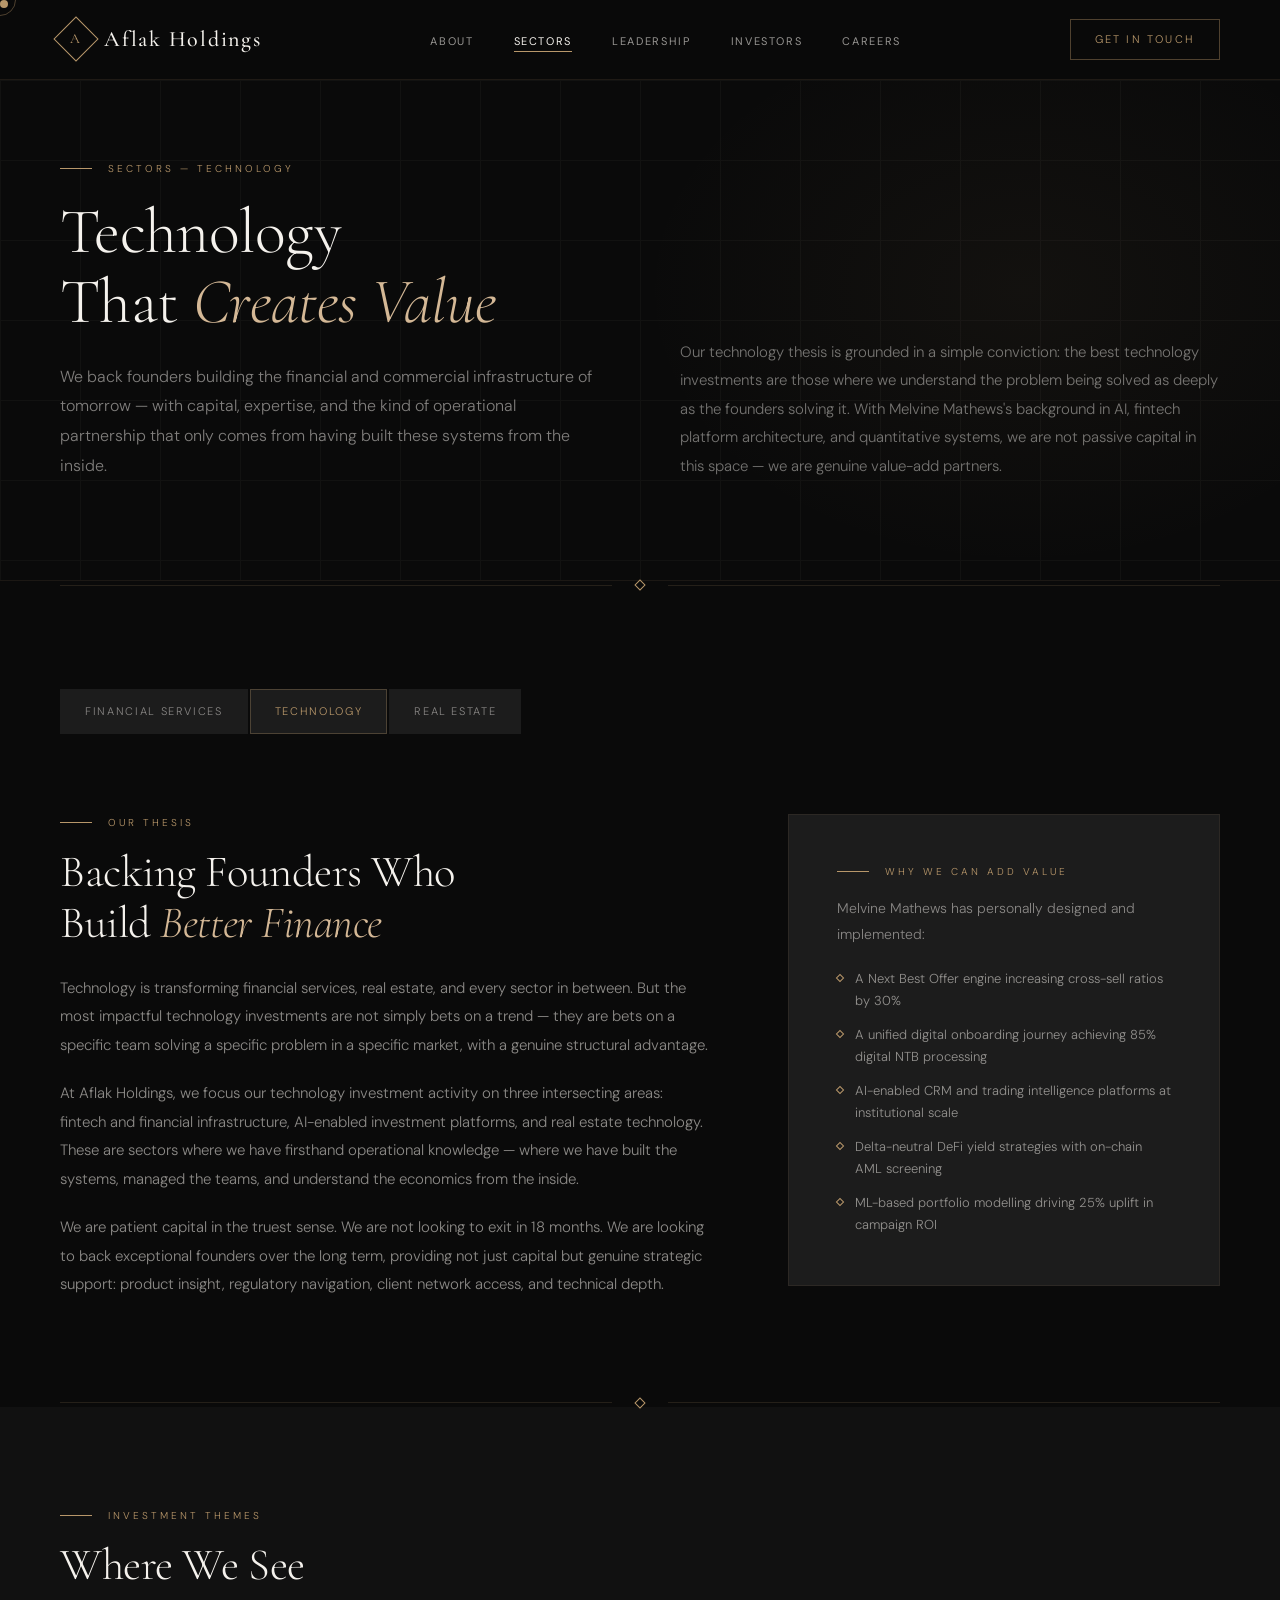
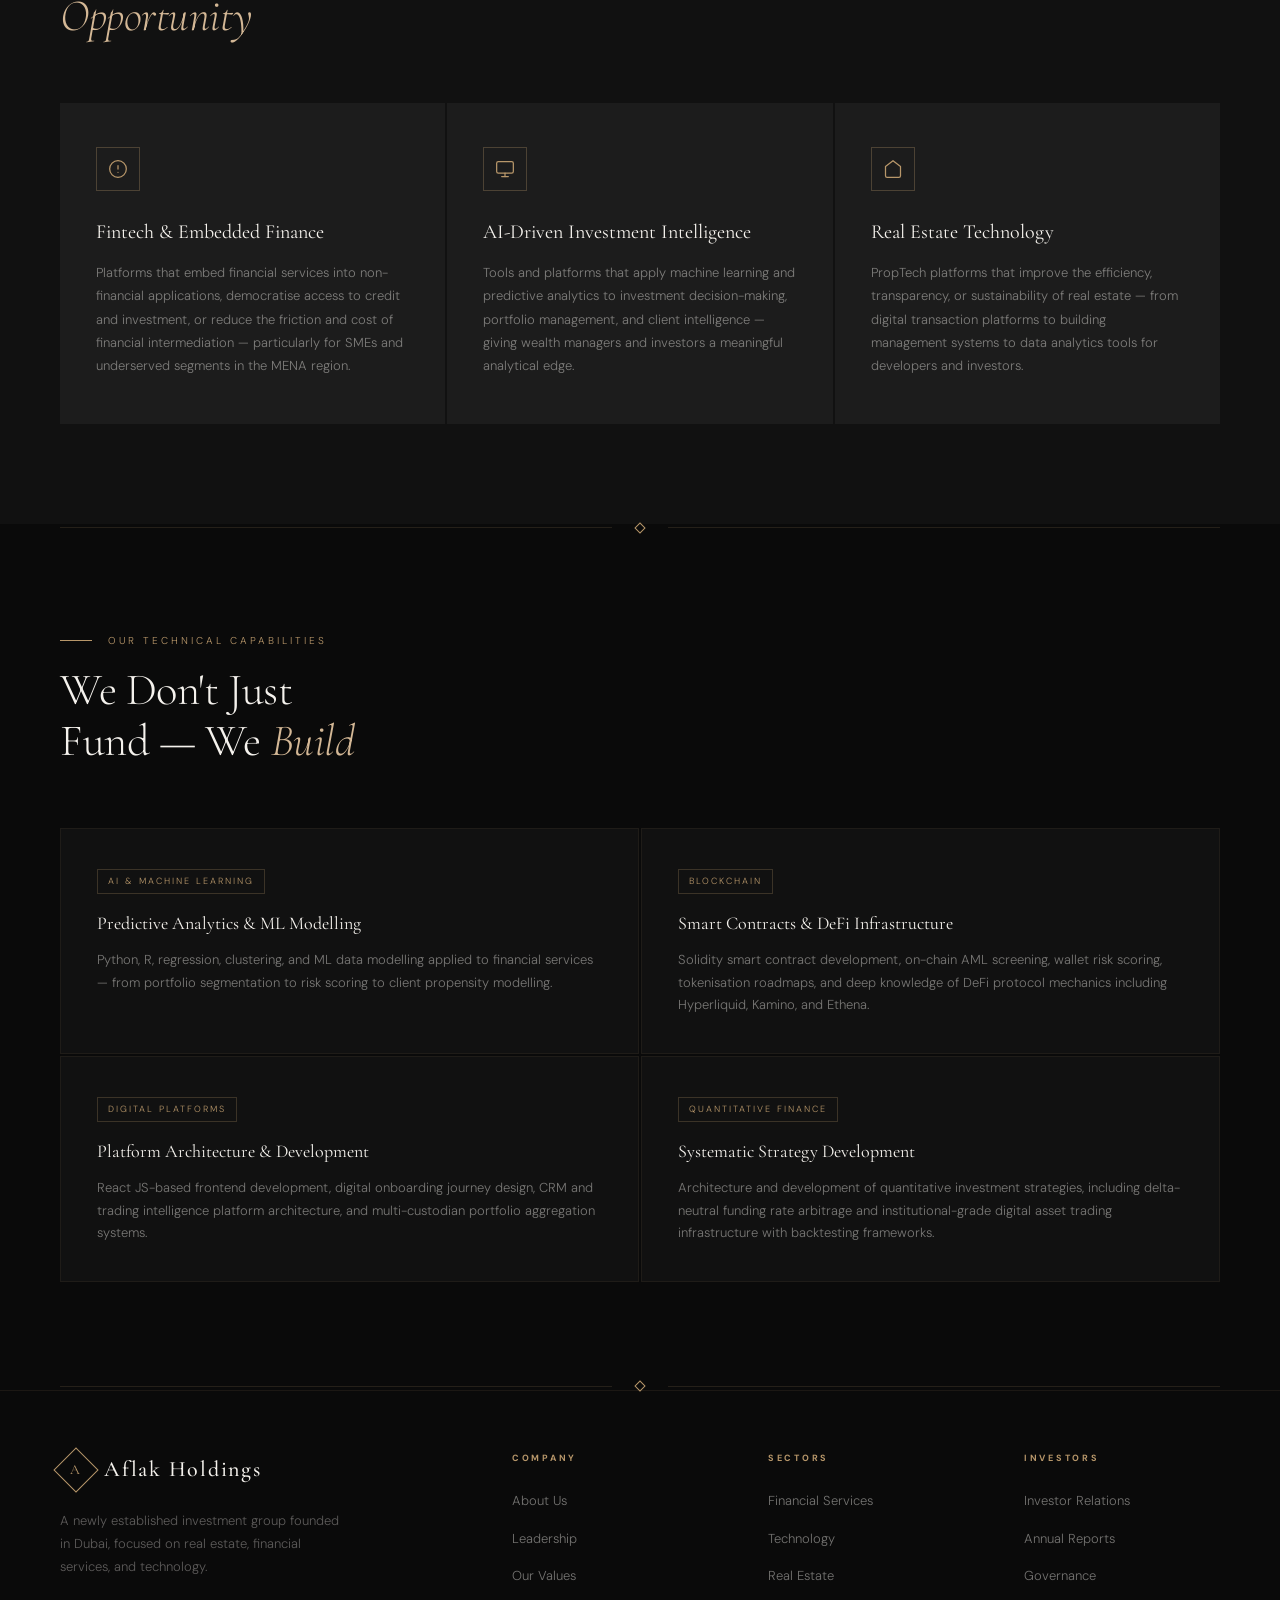
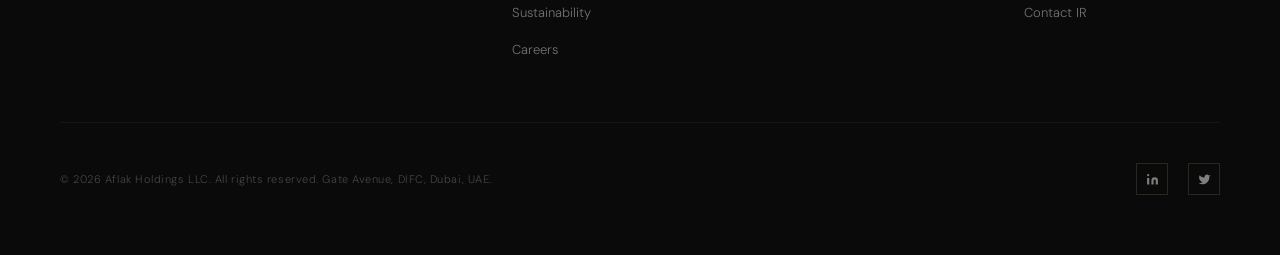
<file: sectors-technology.html>
<!DOCTYPE html>
<html lang="en">
<head>
<meta charset="UTF-8">
<meta name="viewport" content="width=device-width, initial-scale=1.0">
<title>Technology — Aflak Holdings</title>
<link rel="preconnect" href="https://fonts.googleapis.com">
<link rel="preconnect" href="https://fonts.gstatic.com" crossorigin>
<link href="https://fonts.googleapis.com/css2?family=Cormorant+Garamond:ital,wght@0,300;0,400;0,500;1,300;1,400&family=DM+Sans:wght@300;400;500&display=swap" rel="stylesheet">
<link rel="stylesheet" href="shared.css">
<style>
  .sector-nav { display:flex;gap:2px;margin-bottom:80px; }
  .sector-nav a { padding:12px 24px;font-size:11px;letter-spacing:.15em;text-transform:uppercase;text-decoration:none;background:var(--charcoal);color:rgba(245,242,237,.5);transition:all .3s;border:1px solid transparent; }
  .sector-nav a.active,.sector-nav a:hover { color:var(--gold);border-color:rgba(184,151,106,.3); }

  .thesis-grid { display:grid;grid-template-columns:repeat(3,1fr);gap:2px;margin-top:60px; }
  .thesis-card { background:var(--charcoal);padding:44px 36px;border-bottom:2px solid transparent;transition:border-color .3s; }
  .thesis-card:hover { border-color:var(--gold); }
  .thesis-icon { width:44px;height:44px;border:1px solid rgba(184,151,106,.3);display:flex;align-items:center;justify-content:center;margin-bottom:24px; }
  .thesis-icon svg { width:20px;height:20px;stroke:var(--gold);fill:none;stroke-width:1.5;stroke-linecap:round;stroke-linejoin:round; }
  .thesis-title { font-family:var(--serif);font-size:20px;font-weight:400;color:var(--warm-white);margin-bottom:12px; }
  .thesis-desc { font-size:13px;color:rgba(245,242,237,.45);line-height:1.8; }

  .tech-capabilities { display:grid;grid-template-columns:1fr 1fr;gap:2px;margin-top:60px; }
  .tech-cap { background:var(--off-black);border:1px solid rgba(184,151,106,.08);padding:36px;transition:border-color .3s; }
  .tech-cap:hover { border-color:rgba(184,151,106,.25); }
  .tech-cap h4 { font-family:var(--serif);font-size:18px;font-weight:400;color:var(--warm-white);margin-bottom:10px; }
  .tech-cap p { font-size:13px;color:rgba(245,242,237,.45);line-height:1.75; }
  .tech-cap-tag { display:inline-block;font-size:9px;letter-spacing:.22em;text-transform:uppercase;color:var(--gold);border:1px solid rgba(184,151,106,.25);padding:4px 10px;margin-bottom:14px; }

  .criteria-list { display:flex;flex-direction:column;gap:0;border:1px solid rgba(184,151,106,.1); }
  .criteria-item { display:grid;grid-template-columns:200px 1fr;gap:32px;padding:28px 36px;border-bottom:1px solid rgba(184,151,106,.08);align-items:start; }
  .criteria-item:last-child { border-bottom:none; }
  .criteria-label { font-size:10px;letter-spacing:.22em;text-transform:uppercase;color:var(--gold);padding-top:2px; }
  .criteria-text { font-size:14px;color:rgba(245,242,237,.55);line-height:1.75; }

  @media(max-width:1024px){ .thesis-grid{grid-template-columns:1fr 1fr;} .tech-capabilities{grid-template-columns:1fr;} .criteria-item{grid-template-columns:1fr;gap:8px;} }
  @media(max-width:768px){ .thesis-grid{grid-template-columns:1fr;} .sector-nav{flex-wrap:wrap;} }
</style>
</head>
<body>

<div class="page-hero">
  <div class="page-hero-bg"></div>
  <div class="page-hero-grid"></div>
  <div class="page-hero-inner">
    <div class="fade-in">
      <div class="eyebrow"><div class="eyebrow-line"></div><span>Sectors — Technology</span></div>
      <h1>Technology<br>That <em>Creates Value</em></h1>
      <p class="page-hero-desc">We back founders building the financial and commercial infrastructure of tomorrow — with capital, expertise, and the kind of operational partnership that only comes from having built these systems from the inside.</p>
    </div>
    <div class="page-hero-right fade-in-2">
      <p>Our technology thesis is grounded in a simple conviction: the best technology investments are those where we understand the problem being solved as deeply as the founders solving it. With Melvine Mathews's background in AI, fintech platform architecture, and quantitative systems, we are not passive capital in this space — we are genuine value-add partners.</p>
    </div>
  </div>
</div>

<div class="divider"><div class="divider-line"></div><div class="divider-diamond"></div><div class="divider-line"></div></div>

<section>
  <div class="section-inner">
    <div class="sector-nav">
      <a href="sectors-financial.html">Financial Services</a>
      <a href="sectors-technology.html" class="active">Technology</a>
      <a href="sectors-realestate.html">Real Estate</a>
    </div>

    <div class="prose-grid wide">
      <div>
        <div class="section-eyebrow"><div class="section-eyebrow-line"></div><span>Our Thesis</span></div>
        <h2>Backing Founders Who<br>Build <em>Better Finance</em></h2>
        <div class="prose" style="margin-top:24px;">
          <p>Technology is transforming financial services, real estate, and every sector in between. But the most impactful technology investments are not simply bets on a trend — they are bets on a specific team solving a specific problem in a specific market, with a genuine structural advantage.</p>
          <p>At Aflak Holdings, we focus our technology investment activity on three intersecting areas: fintech and financial infrastructure, AI-enabled investment platforms, and real estate technology. These are sectors where we have firsthand operational knowledge — where we have built the systems, managed the teams, and understand the economics from the inside.</p>
          <p>We are patient capital in the truest sense. We are not looking to exit in 18 months. We are looking to back exceptional founders over the long term, providing not just capital but genuine strategic support: product insight, regulatory navigation, client network access, and technical depth.</p>
        </div>
      </div>
      <div style="background:var(--charcoal);border:1px solid rgba(184,151,106,.1);padding:48px;">
        <div class="section-eyebrow"><div class="section-eyebrow-line"></div><span>Why We Can Add Value</span></div>
        <p style="font-size:14px;color:rgba(245,242,237,.5);line-height:1.85;margin-bottom:20px;">Melvine Mathews has personally designed and implemented:</p>
        <div style="display:flex;flex-direction:column;gap:12px;">
          <div style="display:flex;gap:12px;align-items:flex-start;"><div style="width:6px;height:6px;border:1px solid var(--gold);transform:rotate(45deg);flex-shrink:0;margin-top:7px;"></div><span style="font-size:13px;color:rgba(245,242,237,.55);">A Next Best Offer engine increasing cross-sell ratios by 30%</span></div>
          <div style="display:flex;gap:12px;align-items:flex-start;"><div style="width:6px;height:6px;border:1px solid var(--gold);transform:rotate(45deg);flex-shrink:0;margin-top:7px;"></div><span style="font-size:13px;color:rgba(245,242,237,.55);">A unified digital onboarding journey achieving 85% digital NTB processing</span></div>
          <div style="display:flex;gap:12px;align-items:flex-start;"><div style="width:6px;height:6px;border:1px solid var(--gold);transform:rotate(45deg);flex-shrink:0;margin-top:7px;"></div><span style="font-size:13px;color:rgba(245,242,237,.55);">AI-enabled CRM and trading intelligence platforms at institutional scale</span></div>
          <div style="display:flex;gap:12px;align-items:flex-start;"><div style="width:6px;height:6px;border:1px solid var(--gold);transform:rotate(45deg);flex-shrink:0;margin-top:7px;"></div><span style="font-size:13px;color:rgba(245,242,237,.55);">Delta-neutral DeFi yield strategies with on-chain AML screening</span></div>
          <div style="display:flex;gap:12px;align-items:flex-start;"><div style="width:6px;height:6px;border:1px solid var(--gold);transform:rotate(45deg);flex-shrink:0;margin-top:7px;"></div><span style="font-size:13px;color:rgba(245,242,237,.55);">ML-based portfolio modelling driving 25% uplift in campaign ROI</span></div>
        </div>
      </div>
    </div>
  </div>
</section>

<div class="divider"><div class="divider-line"></div><div class="divider-diamond"></div><div class="divider-line"></div></div>

<section style="background:var(--off-black);">
  <div class="section-inner">
    <div class="section-eyebrow"><div class="section-eyebrow-line"></div><span>Investment Themes</span></div>
    <h2>Where We See<br><em>Opportunity</em></h2>
    <div class="thesis-grid">
      <div class="thesis-card">
        <div class="thesis-icon"><svg viewBox="0 0 24 24"><circle cx="12" cy="12" r="10"/><path d="M12 8v4M12 16h.01"/></svg></div>
        <div class="thesis-title">Fintech & Embedded Finance</div>
        <p class="thesis-desc">Platforms that embed financial services into non-financial applications, democratise access to credit and investment, or reduce the friction and cost of financial intermediation — particularly for SMEs and underserved segments in the MENA region.</p>
      </div>
      <div class="thesis-card">
        <div class="thesis-icon"><svg viewBox="0 0 24 24"><rect x="2" y="3" width="20" height="14" rx="2"/><line x1="8" y1="21" x2="16" y2="21"/><line x1="12" y1="17" x2="12" y2="21"/></svg></div>
        <div class="thesis-title">AI-Driven Investment Intelligence</div>
        <p class="thesis-desc">Tools and platforms that apply machine learning and predictive analytics to investment decision-making, portfolio management, and client intelligence — giving wealth managers and investors a meaningful analytical edge.</p>
      </div>
      <div class="thesis-card">
        <div class="thesis-icon"><svg viewBox="0 0 24 24"><path d="M3 9l9-7 9 7v11a2 2 0 0 1-2 2H5a2 2 0 0 1-2-2z"/></svg></div>
        <div class="thesis-title">Real Estate Technology</div>
        <p class="thesis-desc">PropTech platforms that improve the efficiency, transparency, or sustainability of real estate — from digital transaction platforms to building management systems to data analytics tools for developers and investors.</p>
      </div>
    </div>
  </div>
</section>

<div class="divider"><div class="divider-line"></div><div class="divider-diamond"></div><div class="divider-line"></div></div>

<section>
  <div class="section-inner">
    <div class="section-eyebrow"><div class="section-eyebrow-line"></div><span>Our Technical Capabilities</span></div>
    <h2>We Don't Just<br>Fund — We <em>Build</em></h2>
    <div class="tech-capabilities">
      <div class="tech-cap"><span class="tech-cap-tag">AI & Machine Learning</span><h4>Predictive Analytics & ML Modelling</h4><p>Python, R, regression, clustering, and ML data modelling applied to financial services — from portfolio segmentation to risk scoring to client propensity modelling.</p></div>
      <div class="tech-cap"><span class="tech-cap-tag">Blockchain</span><h4>Smart Contracts & DeFi Infrastructure</h4><p>Solidity smart contract development, on-chain AML screening, wallet risk scoring, tokenisation roadmaps, and deep knowledge of DeFi protocol mechanics including Hyperliquid, Kamino, and Ethena.</p></div>
      <div class="tech-cap"><span class="tech-cap-tag">Digital Platforms</span><h4>Platform Architecture & Development</h4><p>React JS-based frontend development, digital onboarding journey design, CRM and trading intelligence platform architecture, and multi-custodian portfolio aggregation systems.</p></div>
      <div class="tech-cap"><span class="tech-cap-tag">Quantitative Finance</span><h4>Systematic Strategy Development</h4><p>Architecture and development of quantitative investment strategies, including delta-neutral funding rate arbitrage and institutional-grade digital asset trading infrastructure with backtesting frameworks.</p></div>
    </div>
  </div>
</section>

<script src="shared.js"></script>
</body>
</html>
</file>
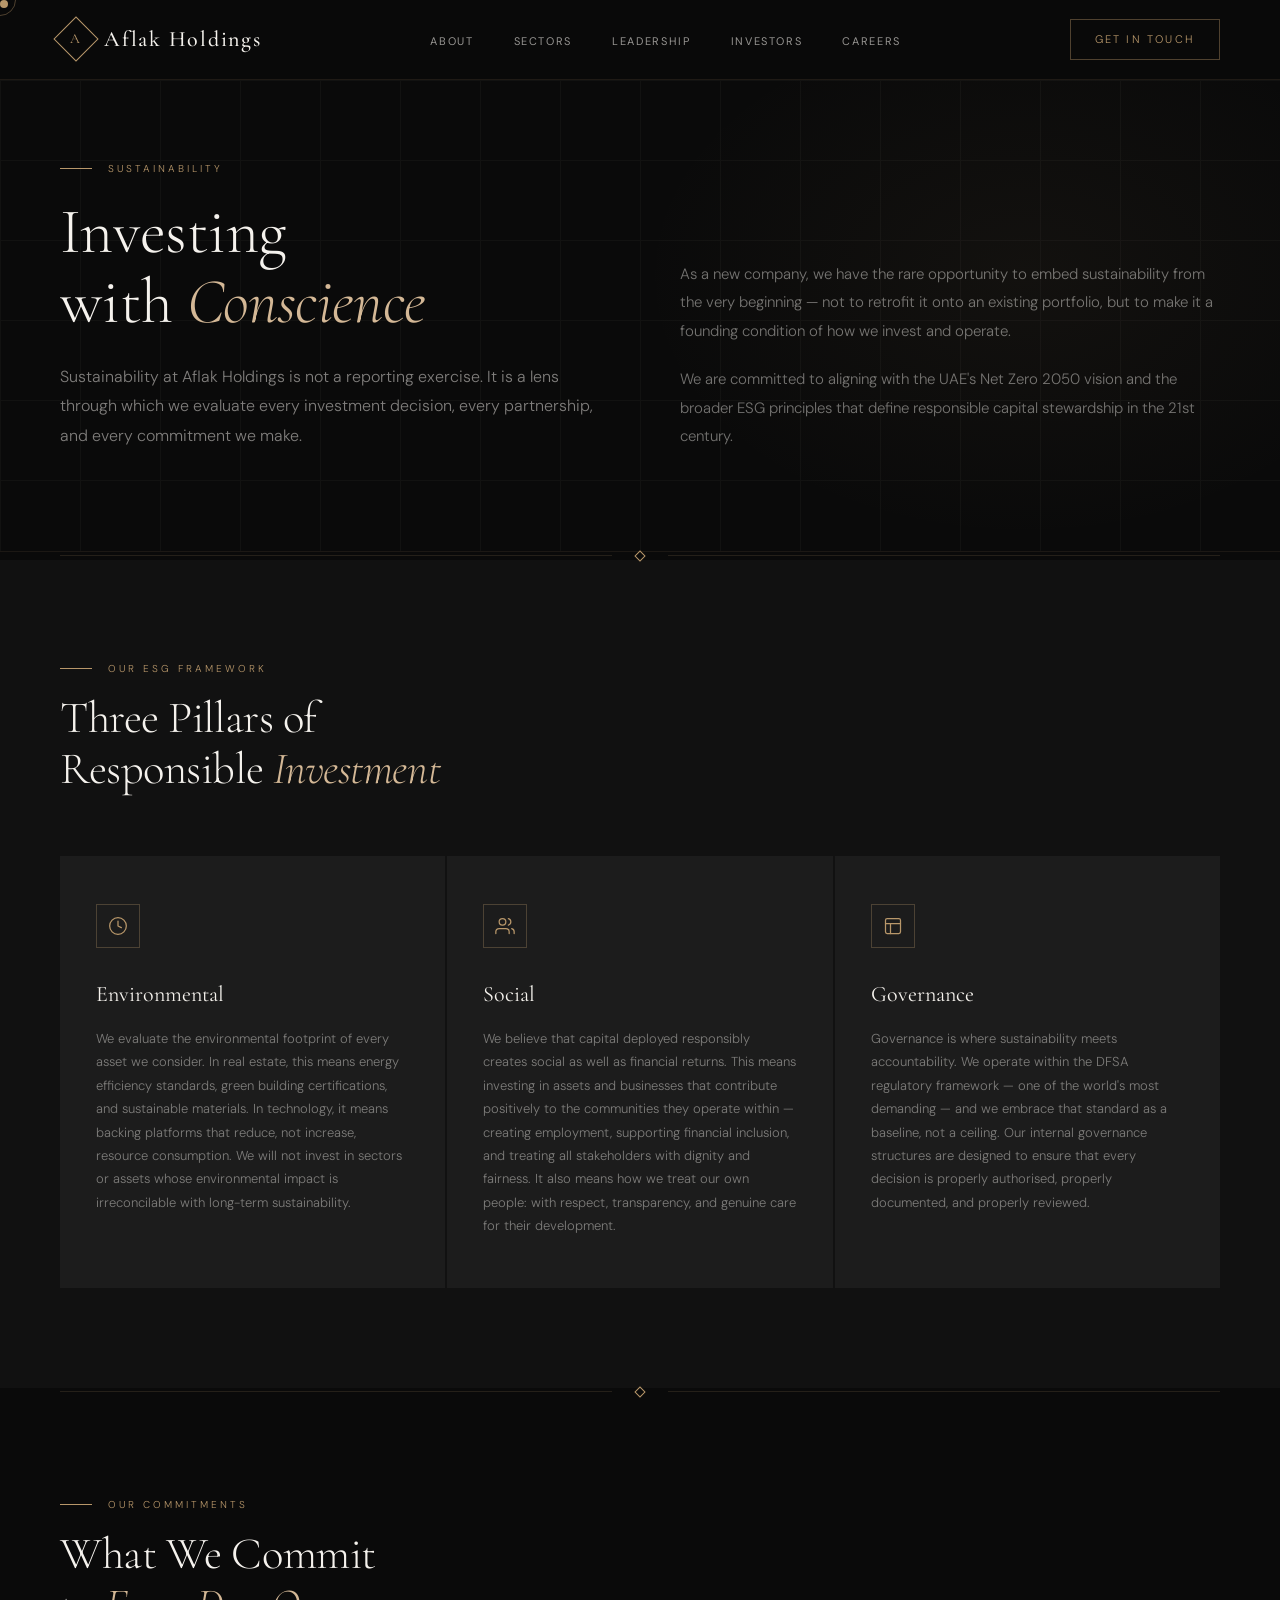
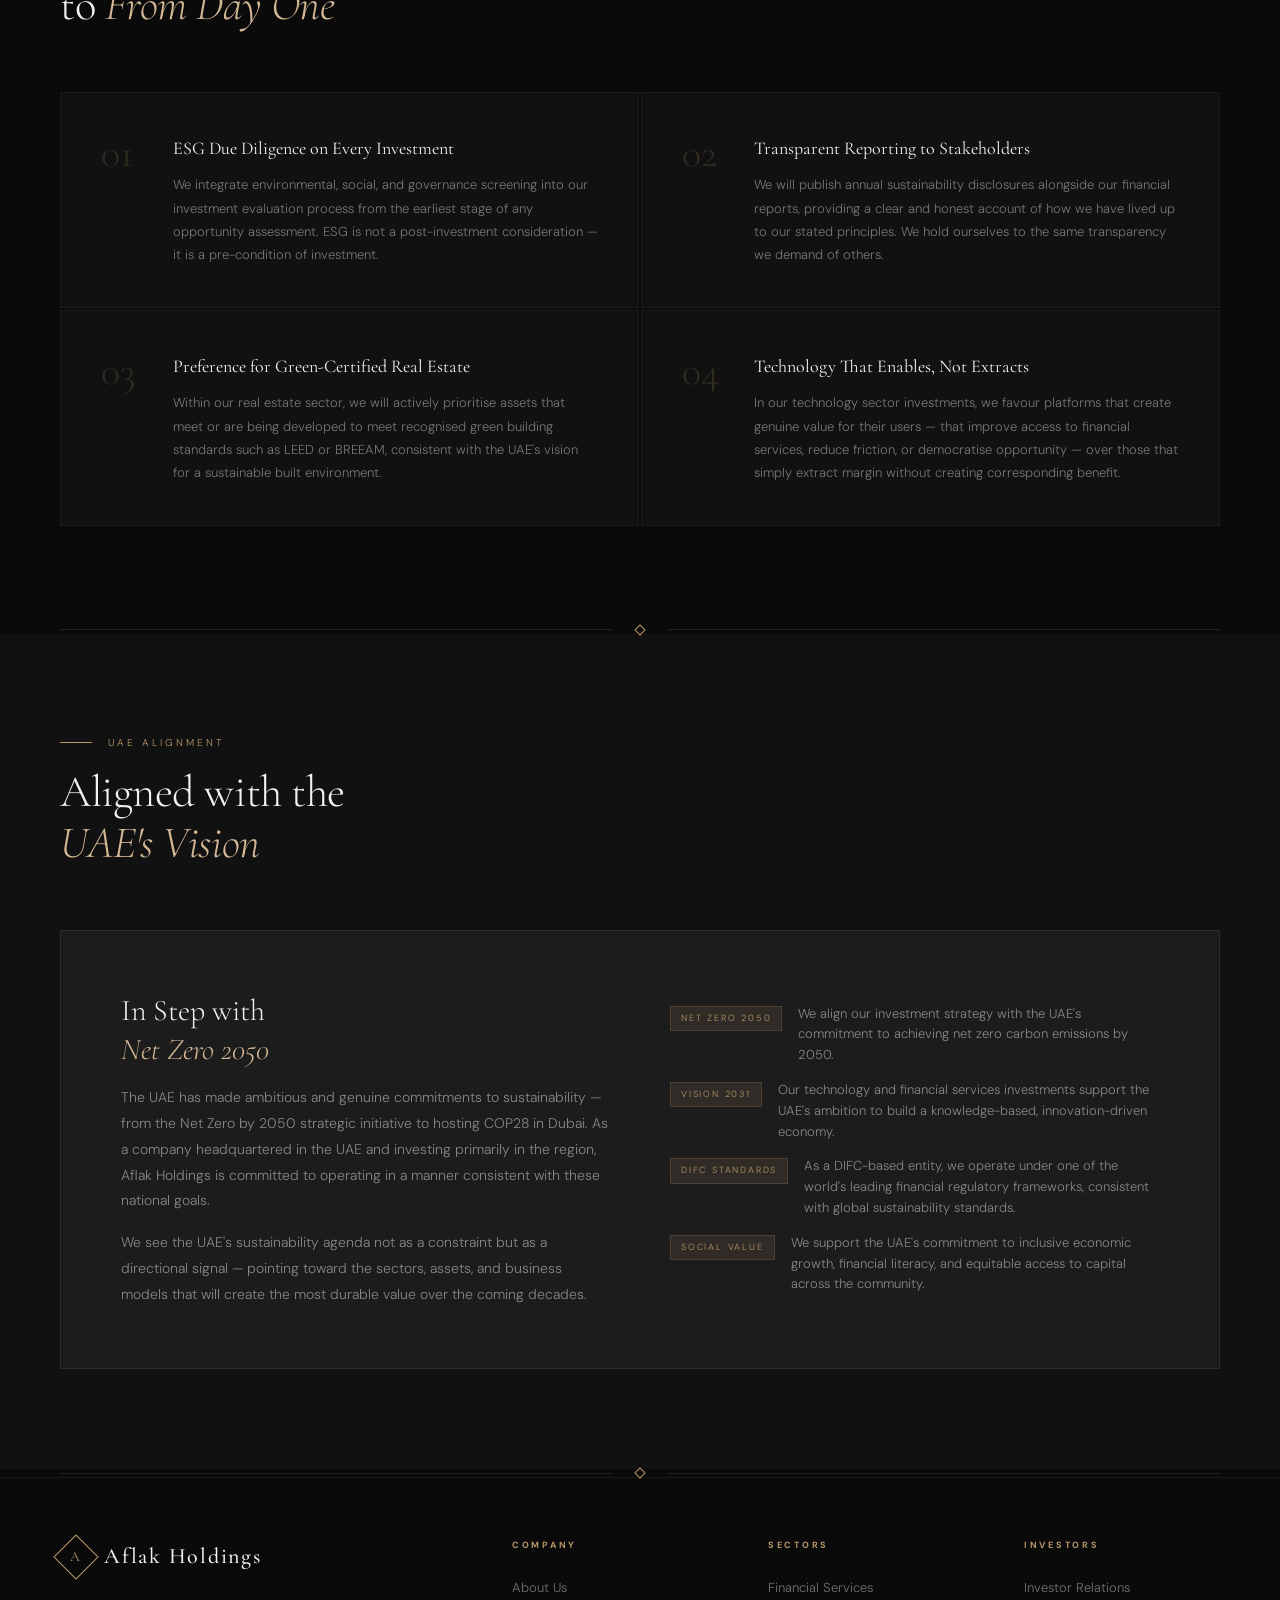
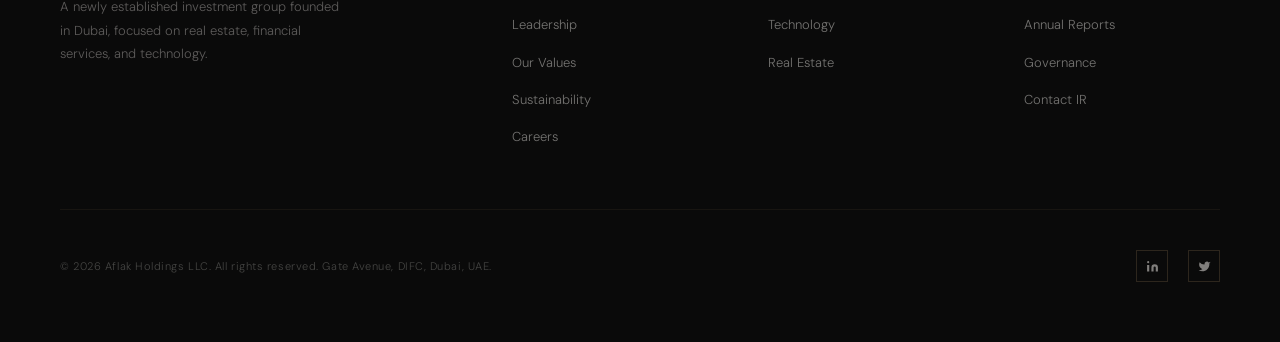
<file: sustainability.html>
<!DOCTYPE html>
<html lang="en">
<head>
<meta charset="UTF-8">
<meta name="viewport" content="width=device-width, initial-scale=1.0">
<title>Sustainability — Aflak Holdings</title>
<link rel="preconnect" href="https://fonts.googleapis.com">
<link rel="preconnect" href="https://fonts.gstatic.com" crossorigin>
<link href="https://fonts.googleapis.com/css2?family=Cormorant+Garamond:ital,wght@0,300;0,400;0,500;1,300;1,400&family=DM+Sans:wght@300;400;500&display=swap" rel="stylesheet">
<link rel="stylesheet" href="shared.css">
<style>
  .pillar-grid {
    display: grid;
    grid-template-columns: repeat(3,1fr);
    gap: 2px;
    margin-top: 60px;
  }
  .pillar-card {
    background: var(--charcoal);
    padding: 48px 36px;
    position: relative;
    overflow: hidden;
    border-bottom: 2px solid transparent;
    transition: border-color 0.3s;
  }
  .pillar-card:hover { border-color: var(--gold); }
  .pillar-icon { width: 44px; height: 44px; border: 1px solid rgba(184,151,106,.3); display:flex;align-items:center;justify-content:center; margin-bottom: 28px; }
  .pillar-icon svg { width: 20px; height: 20px; stroke: var(--gold); fill: none; stroke-width: 1.5; stroke-linecap: round; stroke-linejoin: round; }
  .pillar-title { font-family: var(--serif); font-size: 22px; font-weight: 400; color: var(--warm-white); margin-bottom: 14px; }
  .pillar-desc { font-size: 13px; color: rgba(245,242,237,.45); line-height: 1.8; }

  .commitment-row {
    display: grid;
    grid-template-columns: 1fr 1fr;
    gap: 2px;
    margin-top: 60px;
  }
  .commitment-item {
    background: var(--off-black);
    border: 1px solid rgba(184,151,106,.08);
    padding: 40px;
    display: flex;
    gap: 24px;
    align-items: flex-start;
    transition: border-color 0.3s;
  }
  .commitment-item:hover { border-color: rgba(184,151,106,.25); }
  .commitment-num { font-family: var(--serif); font-size: 40px; font-weight: 300; color: rgba(184,151,106,.2); line-height: 1; flex-shrink: 0; width: 48px; }
  .commitment-text h4 { font-family: var(--serif); font-size: 18px; font-weight: 400; color: var(--warm-white); margin-bottom: 10px; }
  .commitment-text p { font-size: 13px; color: rgba(245,242,237,.45); line-height: 1.8; }

  .uae-banner {
    background: var(--charcoal);
    border: 1px solid rgba(184,151,106,.12);
    padding: 60px;
    display: grid;
    grid-template-columns: 1fr 1fr;
    gap: 60px;
    align-items: center;
  }
  .uae-banner h3 { font-family: var(--serif); font-size: 30px; font-weight: 300; margin-bottom: 16px; }
  .uae-banner h3 em { font-style: italic; color: var(--gold-light); }
  .uae-banner p { font-size: 14px; color: rgba(245,242,237,.5); line-height: 1.85; }
  .uae-goals { display: flex; flex-direction: column; gap: 14px; }
  .uae-goal { display: flex; gap: 16px; align-items: flex-start; }
  .uae-goal-tag { background: rgba(184,151,106,.12); border: 1px solid rgba(184,151,106,.2); color: var(--gold); font-size: 9px; letter-spacing: .2em; text-transform: uppercase; padding: 4px 10px; white-space: nowrap; flex-shrink: 0; margin-top: 2px; }
  .uae-goal-text { font-size: 13px; color: rgba(245,242,237,.5); line-height: 1.6; }

  @media(max-width:1024px){ .pillar-grid{grid-template-columns:1fr 1fr;} .commitment-row{grid-template-columns:1fr;} .uae-banner{grid-template-columns:1fr;} }
  @media(max-width:768px){ .pillar-grid{grid-template-columns:1fr;} }
</style>
</head>
<body>

<div class="page-hero">
  <div class="page-hero-bg"></div>
  <div class="page-hero-grid"></div>
  <div class="page-hero-inner">
    <div class="fade-in">
      <div class="eyebrow"><div class="eyebrow-line"></div><span>Sustainability</span></div>
      <h1>Investing<br>with <em>Conscience</em></h1>
      <p class="page-hero-desc">Sustainability at Aflak Holdings is not a reporting exercise. It is a lens through which we evaluate every investment decision, every partnership, and every commitment we make.</p>
    </div>
    <div class="page-hero-right fade-in-2">
      <p>As a new company, we have the rare opportunity to embed sustainability from the very beginning — not to retrofit it onto an existing portfolio, but to make it a founding condition of how we invest and operate.</p>
      <p style="margin-top:20px;">We are committed to aligning with the UAE's Net Zero 2050 vision and the broader ESG principles that define responsible capital stewardship in the 21st century.</p>
    </div>
  </div>
</div>

<div class="divider"><div class="divider-line"></div><div class="divider-diamond"></div><div class="divider-line"></div></div>

<!-- Three Pillars -->
<section style="background:var(--off-black);">
  <div class="section-inner">
    <div class="section-eyebrow"><div class="section-eyebrow-line"></div><span>Our ESG Framework</span></div>
    <h2>Three Pillars of<br>Responsible <em>Investment</em></h2>
    <div class="pillar-grid">
      <div class="pillar-card">
        <div class="pillar-icon">
          <svg viewBox="0 0 24 24"><path d="M12 2a10 10 0 1 0 10 10A10 10 0 0 0 12 2z"/><path d="M12 6v6l4 2"/></svg>
        </div>
        <div class="pillar-title">Environmental</div>
        <p class="pillar-desc">We evaluate the environmental footprint of every asset we consider. In real estate, this means energy efficiency standards, green building certifications, and sustainable materials. In technology, it means backing platforms that reduce, not increase, resource consumption. We will not invest in sectors or assets whose environmental impact is irreconcilable with long-term sustainability.</p>
      </div>
      <div class="pillar-card">
        <div class="pillar-icon">
          <svg viewBox="0 0 24 24"><path d="M17 21v-2a4 4 0 0 0-4-4H5a4 4 0 0 0-4 4v2"/><circle cx="9" cy="7" r="4"/><path d="M23 21v-2a4 4 0 0 0-3-3.87"/><path d="M16 3.13a4 4 0 0 1 0 7.75"/></svg>
        </div>
        <div class="pillar-title">Social</div>
        <p class="pillar-desc">We believe that capital deployed responsibly creates social as well as financial returns. This means investing in assets and businesses that contribute positively to the communities they operate within — creating employment, supporting financial inclusion, and treating all stakeholders with dignity and fairness. It also means how we treat our own people: with respect, transparency, and genuine care for their development.</p>
      </div>
      <div class="pillar-card">
        <div class="pillar-icon">
          <svg viewBox="0 0 24 24"><rect x="3" y="3" width="18" height="18" rx="2"/><path d="M3 9h18M9 21V9"/></svg>
        </div>
        <div class="pillar-title">Governance</div>
        <p class="pillar-desc">Governance is where sustainability meets accountability. We operate within the DFSA regulatory framework — one of the world's most demanding — and we embrace that standard as a baseline, not a ceiling. Our internal governance structures are designed to ensure that every decision is properly authorised, properly documented, and properly reviewed.</p>
      </div>
    </div>
  </div>
</section>

<div class="divider"><div class="divider-line"></div><div class="divider-diamond"></div><div class="divider-line"></div></div>

<!-- Commitments -->
<section>
  <div class="section-inner">
    <div class="section-eyebrow"><div class="section-eyebrow-line"></div><span>Our Commitments</span></div>
    <h2>What We Commit<br>to <em>From Day One</em></h2>
    <div class="commitment-row">
      <div class="commitment-item">
        <div class="commitment-num">01</div>
        <div class="commitment-text">
          <h4>ESG Due Diligence on Every Investment</h4>
          <p>We integrate environmental, social, and governance screening into our investment evaluation process from the earliest stage of any opportunity assessment. ESG is not a post-investment consideration — it is a pre-condition of investment.</p>
        </div>
      </div>
      <div class="commitment-item">
        <div class="commitment-num">02</div>
        <div class="commitment-text">
          <h4>Transparent Reporting to Stakeholders</h4>
          <p>We will publish annual sustainability disclosures alongside our financial reports, providing a clear and honest account of how we have lived up to our stated principles. We hold ourselves to the same transparency we demand of others.</p>
        </div>
      </div>
      <div class="commitment-item">
        <div class="commitment-num">03</div>
        <div class="commitment-text">
          <h4>Preference for Green-Certified Real Estate</h4>
          <p>Within our real estate sector, we will actively prioritise assets that meet or are being developed to meet recognised green building standards such as LEED or BREEAM, consistent with the UAE's vision for a sustainable built environment.</p>
        </div>
      </div>
      <div class="commitment-item">
        <div class="commitment-num">04</div>
        <div class="commitment-text">
          <h4>Technology That Enables, Not Extracts</h4>
          <p>In our technology sector investments, we favour platforms that create genuine value for their users — that improve access to financial services, reduce friction, or democratise opportunity — over those that simply extract margin without creating corresponding benefit.</p>
        </div>
      </div>
    </div>
  </div>
</section>

<div class="divider"><div class="divider-line"></div><div class="divider-diamond"></div><div class="divider-line"></div></div>

<!-- UAE Alignment -->
<section style="background:var(--off-black);">
  <div class="section-inner">
    <div class="section-eyebrow"><div class="section-eyebrow-line"></div><span>UAE Alignment</span></div>
    <h2>Aligned with the<br><em>UAE's Vision</em></h2>
    <div class="uae-banner" style="margin-top:60px;">
      <div>
        <h3>In Step with<br><em>Net Zero 2050</em></h3>
        <p>The UAE has made ambitious and genuine commitments to sustainability — from the Net Zero by 2050 strategic initiative to hosting COP28 in Dubai. As a company headquartered in the UAE and investing primarily in the region, Aflak Holdings is committed to operating in a manner consistent with these national goals.</p>
        <p style="margin-top:16px;">We see the UAE's sustainability agenda not as a constraint but as a directional signal — pointing toward the sectors, assets, and business models that will create the most durable value over the coming decades.</p>
      </div>
      <div class="uae-goals">
        <div class="uae-goal">
          <span class="uae-goal-tag">Net Zero 2050</span>
          <span class="uae-goal-text">We align our investment strategy with the UAE's commitment to achieving net zero carbon emissions by 2050.</span>
        </div>
        <div class="uae-goal">
          <span class="uae-goal-tag">Vision 2031</span>
          <span class="uae-goal-text">Our technology and financial services investments support the UAE's ambition to build a knowledge-based, innovation-driven economy.</span>
        </div>
        <div class="uae-goal">
          <span class="uae-goal-tag">DIFC Standards</span>
          <span class="uae-goal-text">As a DIFC-based entity, we operate under one of the world's leading financial regulatory frameworks, consistent with global sustainability standards.</span>
        </div>
        <div class="uae-goal">
          <span class="uae-goal-tag">Social Value</span>
          <span class="uae-goal-text">We support the UAE's commitment to inclusive economic growth, financial literacy, and equitable access to capital across the community.</span>
        </div>
      </div>
    </div>
  </div>
</section>

<script src="shared.js"></script>
</body>
</html>
</file>
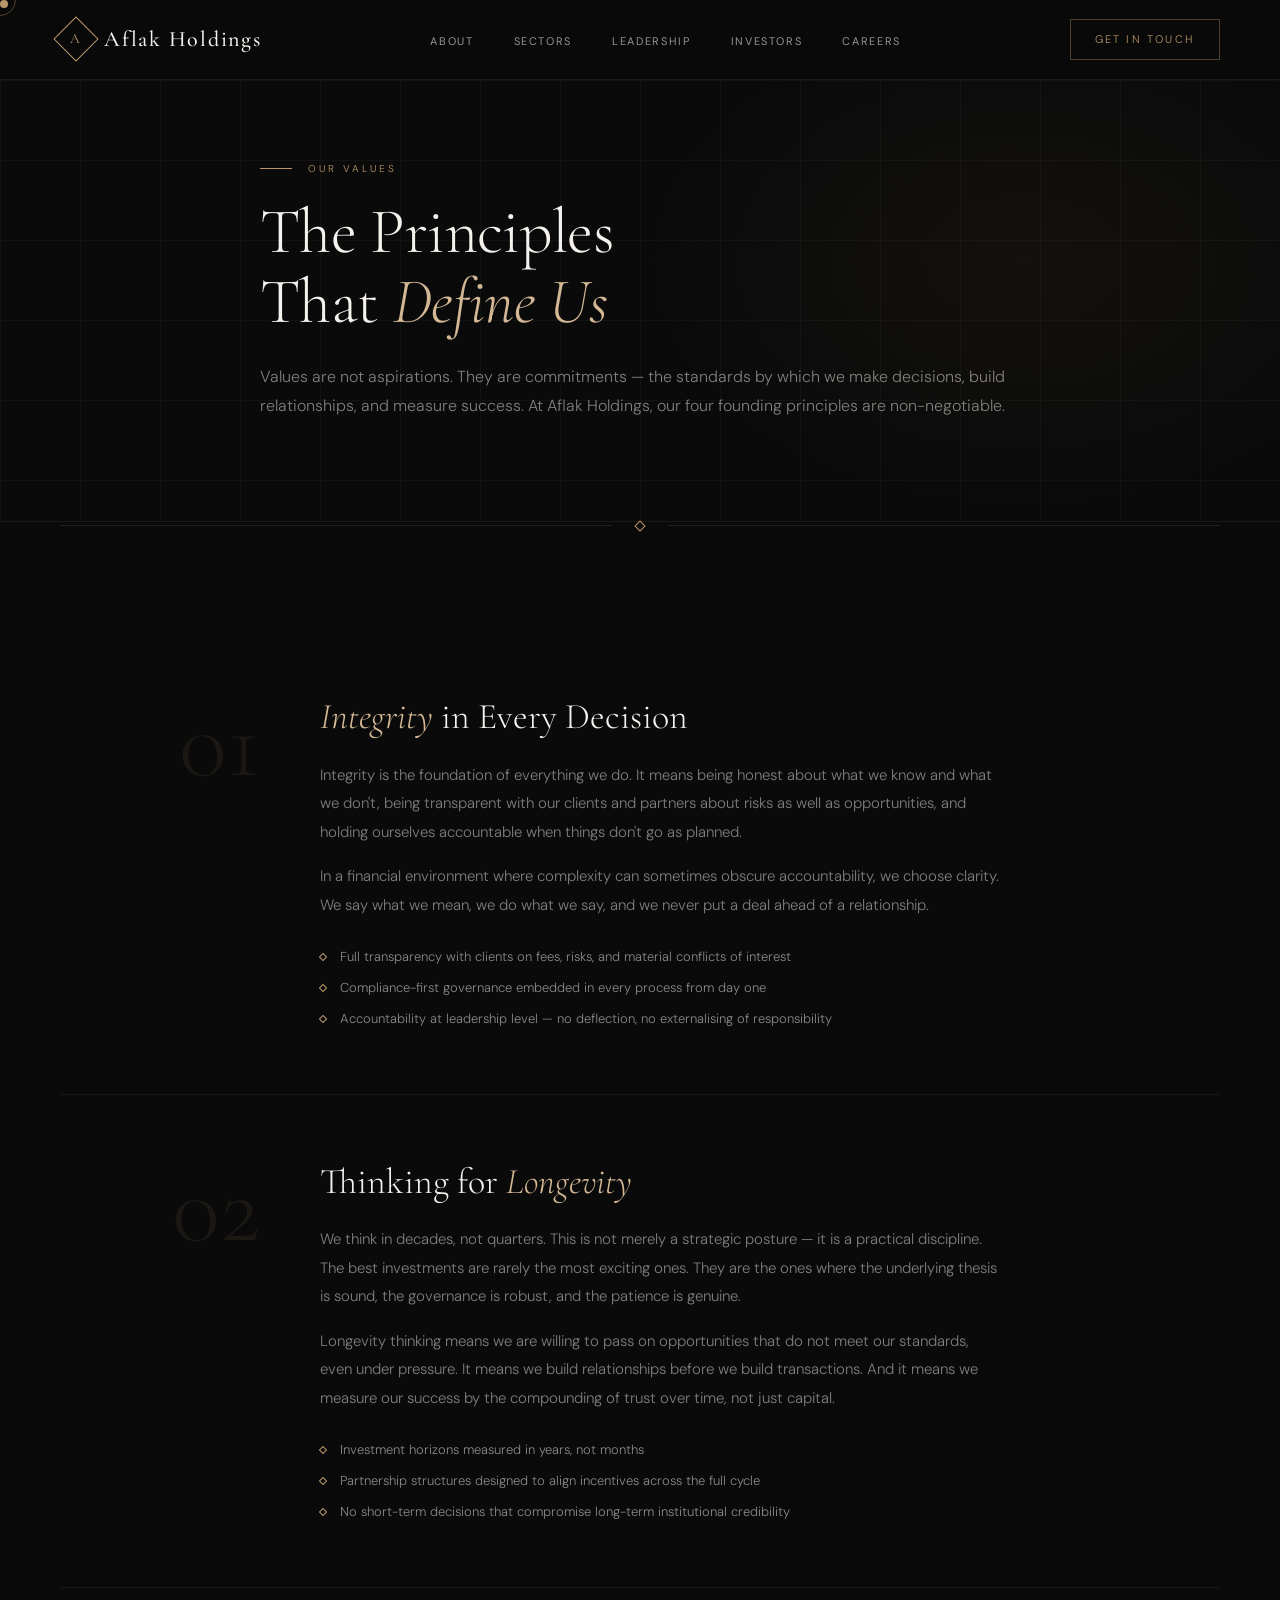
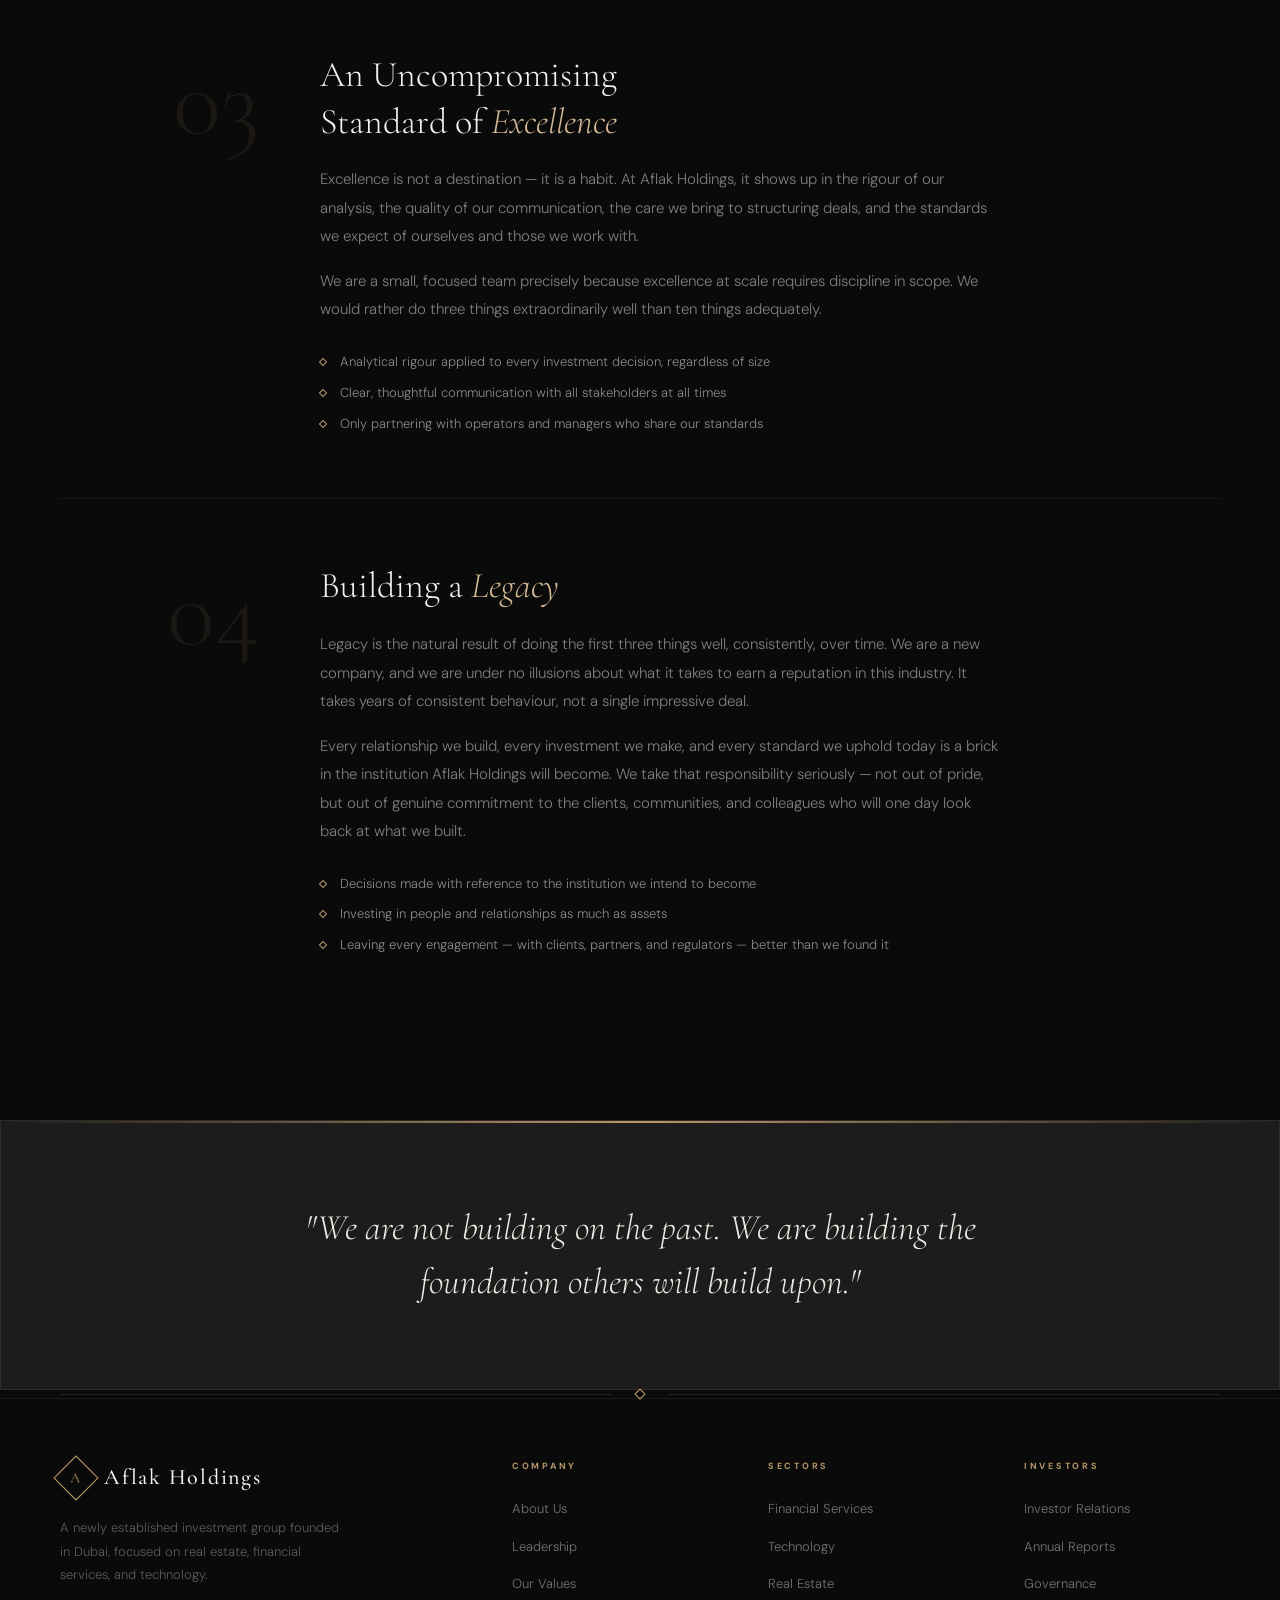
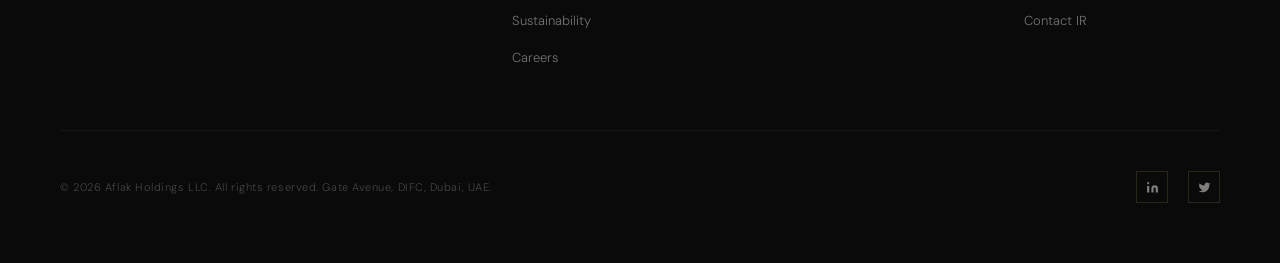
<file: values.html>
<!DOCTYPE html>
<html lang="en">
<head>
<meta charset="UTF-8">
<meta name="viewport" content="width=device-width, initial-scale=1.0">
<title>Our Values — Aflak Holdings</title>
<link rel="preconnect" href="https://fonts.googleapis.com">
<link rel="preconnect" href="https://fonts.gstatic.com" crossorigin>
<link href="https://fonts.googleapis.com/css2?family=Cormorant+Garamond:ital,wght@0,300;0,400;0,500;1,300;1,400&family=DM+Sans:wght@300;400;500&display=swap" rel="stylesheet">
<link rel="stylesheet" href="shared.css">
<style>
  .value-full {
    display: grid;
    grid-template-columns: 200px 1fr;
    gap: 60px;
    align-items: start;
    padding: 64px 0;
    border-bottom: 1px solid rgba(184,151,106,0.1);
  }
  .value-full:last-child { border-bottom: none; }
  .value-full-num {
    font-family: var(--serif);
    font-size: 100px;
    font-weight: 300;
    color: rgba(184,151,106,0.1);
    line-height: 1;
    text-align: right;
  }
  .value-full-content h3 { font-family: var(--serif); font-size: 36px; font-weight: 300; margin-bottom: 20px; color: var(--warm-white); }
  .value-full-content h3 em { font-style: italic; color: var(--gold-light); }
  .value-full-content p { font-size: 15px; color: rgba(245,242,237,.5); line-height: 1.9; margin-bottom: 16px; max-width: 680px; }
  .value-full-content p:last-child { margin-bottom: 0; }
  .value-behaviours { margin-top: 28px; display: flex; flex-direction: column; gap: 10px; }
  .behaviour { display: flex; gap: 14px; align-items: flex-start; }
  .behaviour-dot { width: 6px; height: 6px; border: 1px solid var(--gold); transform: rotate(45deg); flex-shrink: 0; margin-top: 7px; }
  .behaviour-text { font-size: 13px; color: rgba(245,242,237,.55); line-height: 1.6; }

  .values-manifesto {
    background: var(--charcoal);
    border: 1px solid rgba(184,151,106,0.12);
    padding: 80px;
    text-align: center;
    margin-top: 0;
    position: relative;
    overflow: hidden;
  }
  .values-manifesto::before { content:'';position:absolute;top:0;left:0;right:0;height:2px;background:linear-gradient(to right,transparent,var(--gold),transparent); }
  .manifesto-text { font-family: var(--serif); font-size: clamp(22px,3vw,36px); font-style: italic; font-weight: 300; line-height: 1.5; color: var(--cream); max-width: 800px; margin: 0 auto; }

  @media(max-width:768px){ .value-full{grid-template-columns:1fr;} .value-full-num{text-align:left;font-size:60px;} .values-manifesto{padding:48px 32px;} }
</style>
</head>
<body>

<div class="page-hero">
  <div class="page-hero-bg"></div>
  <div class="page-hero-grid"></div>
  <div class="page-hero-inner full">
    <div class="fade-in">
      <div class="eyebrow"><div class="eyebrow-line"></div><span>Our Values</span></div>
      <h1>The Principles<br>That <em>Define Us</em></h1>
      <p class="page-hero-desc">Values are not aspirations. They are commitments — the standards by which we make decisions, build relationships, and measure success. At Aflak Holdings, our four founding principles are non-negotiable.</p>
    </div>
  </div>
</div>

<div class="divider"><div class="divider-line"></div><div class="divider-diamond"></div><div class="divider-line"></div></div>

<section>
  <div class="section-inner">
    <div class="value-full fade-in">
      <div class="value-full-num">01</div>
      <div class="value-full-content">
        <h3><em>Integrity</em> in Every Decision</h3>
        <p>Integrity is the foundation of everything we do. It means being honest about what we know and what we don't, being transparent with our clients and partners about risks as well as opportunities, and holding ourselves accountable when things don't go as planned.</p>
        <p>In a financial environment where complexity can sometimes obscure accountability, we choose clarity. We say what we mean, we do what we say, and we never put a deal ahead of a relationship.</p>
        <div class="value-behaviours">
          <div class="behaviour"><div class="behaviour-dot"></div><div class="behaviour-text">Full transparency with clients on fees, risks, and material conflicts of interest</div></div>
          <div class="behaviour"><div class="behaviour-dot"></div><div class="behaviour-text">Compliance-first governance embedded in every process from day one</div></div>
          <div class="behaviour"><div class="behaviour-dot"></div><div class="behaviour-text">Accountability at leadership level — no deflection, no externalising of responsibility</div></div>
        </div>
      </div>
    </div>

    <div class="value-full fade-in">
      <div class="value-full-num">02</div>
      <div class="value-full-content">
        <h3>Thinking for <em>Longevity</em></h3>
        <p>We think in decades, not quarters. This is not merely a strategic posture — it is a practical discipline. The best investments are rarely the most exciting ones. They are the ones where the underlying thesis is sound, the governance is robust, and the patience is genuine.</p>
        <p>Longevity thinking means we are willing to pass on opportunities that do not meet our standards, even under pressure. It means we build relationships before we build transactions. And it means we measure our success by the compounding of trust over time, not just capital.</p>
        <div class="value-behaviours">
          <div class="behaviour"><div class="behaviour-dot"></div><div class="behaviour-text">Investment horizons measured in years, not months</div></div>
          <div class="behaviour"><div class="behaviour-dot"></div><div class="behaviour-text">Partnership structures designed to align incentives across the full cycle</div></div>
          <div class="behaviour"><div class="behaviour-dot"></div><div class="behaviour-text">No short-term decisions that compromise long-term institutional credibility</div></div>
        </div>
      </div>
    </div>

    <div class="value-full fade-in">
      <div class="value-full-num">03</div>
      <div class="value-full-content">
        <h3>An Uncompromising<br>Standard of <em>Excellence</em></h3>
        <p>Excellence is not a destination — it is a habit. At Aflak Holdings, it shows up in the rigour of our analysis, the quality of our communication, the care we bring to structuring deals, and the standards we expect of ourselves and those we work with.</p>
        <p>We are a small, focused team precisely because excellence at scale requires discipline in scope. We would rather do three things extraordinarily well than ten things adequately.</p>
        <div class="value-behaviours">
          <div class="behaviour"><div class="behaviour-dot"></div><div class="behaviour-text">Analytical rigour applied to every investment decision, regardless of size</div></div>
          <div class="behaviour"><div class="behaviour-dot"></div><div class="behaviour-text">Clear, thoughtful communication with all stakeholders at all times</div></div>
          <div class="behaviour"><div class="behaviour-dot"></div><div class="behaviour-text">Only partnering with operators and managers who share our standards</div></div>
        </div>
      </div>
    </div>

    <div class="value-full fade-in">
      <div class="value-full-num">04</div>
      <div class="value-full-content">
        <h3>Building a <em>Legacy</em></h3>
        <p>Legacy is the natural result of doing the first three things well, consistently, over time. We are a new company, and we are under no illusions about what it takes to earn a reputation in this industry. It takes years of consistent behaviour, not a single impressive deal.</p>
        <p>Every relationship we build, every investment we make, and every standard we uphold today is a brick in the institution Aflak Holdings will become. We take that responsibility seriously — not out of pride, but out of genuine commitment to the clients, communities, and colleagues who will one day look back at what we built.</p>
        <div class="value-behaviours">
          <div class="behaviour"><div class="behaviour-dot"></div><div class="behaviour-text">Decisions made with reference to the institution we intend to become</div></div>
          <div class="behaviour"><div class="behaviour-dot"></div><div class="behaviour-text">Investing in people and relationships as much as assets</div></div>
          <div class="behaviour"><div class="behaviour-dot"></div><div class="behaviour-text">Leaving every engagement — with clients, partners, and regulators — better than we found it</div></div>
        </div>
      </div>
    </div>
  </div>
</section>

<section style="background:var(--off-black);padding:0;">
  <div class="values-manifesto">
    <p class="manifesto-text">"We are not building on the past. We are building the foundation others will build upon."</p>
  </div>
</section>

<script src="shared.js"></script>
</body>
</html>
</file>
<file: shared.css>
*, *::before, *::after { margin: 0; padding: 0; box-sizing: border-box; }

:root {
  --gold: #B8976A;
  --gold-light: #D4B896;
  --gold-dark: #8A6E4A;
  --obsidian: #0A0A0A;
  --off-black: #111111;
  --charcoal: #1C1C1C;
  --slate: #2A2A2A;
  --warm-white: #F5F2ED;
  --cream: #EDE9E1;
  --muted: #888680;
  --serif: 'Cormorant Garamond', Georgia, serif;
  --sans: 'DM Sans', system-ui, sans-serif;
  --nav-height: 80px;
}

html { scroll-behavior: smooth; }

body {
  background: var(--obsidian);
  color: var(--warm-white);
  font-family: var(--sans);
  font-weight: 300;
  overflow-x: hidden;
  line-height: 1.7;
}

/* CURSOR */
.cursor { width:8px;height:8px;background:var(--gold);border-radius:50%;position:fixed;pointer-events:none;z-index:9999;transition:transform .15s ease,opacity .3s; }
.cursor-ring { width:32px;height:32px;border:1px solid rgba(184,151,106,.4);border-radius:50%;position:fixed;pointer-events:none;z-index:9998;transition:transform .4s cubic-bezier(.23,1,.32,1),opacity .3s; }

/* NAV */
nav {
  position: fixed;
  top: 0; left: 0; right: 0;
  height: var(--nav-height);
  display: flex;
  align-items: center;
  justify-content: space-between;
  padding: 0 60px;
  z-index: 1000;
  transition: background 0.6s ease, border-bottom 0.6s ease;
  background: rgba(10,10,10,0.96);
  backdrop-filter: blur(20px);
  border-bottom: 1px solid rgba(184,151,106,0.12);
}
.nav-logo {
  font-family: var(--serif);
  font-size: 22px;
  font-weight: 500;
  letter-spacing: 0.08em;
  color: var(--warm-white);
  text-decoration: none;
  display: flex;
  align-items: center;
  gap: 12px;
}
.nav-logo-mark {
  width: 32px; height: 32px;
  border: 1px solid var(--gold);
  display: flex; align-items: center; justify-content: center;
  transform: rotate(45deg);
  flex-shrink: 0;
}
.nav-logo-mark span {
  transform: rotate(-45deg);
  font-family: var(--serif);
  font-size: 14px;
  color: var(--gold);
  font-weight: 400;
}
.nav-links {
  display: flex;
  gap: 40px;
  list-style: none;
}
.nav-links a {
  font-size: 11px;
  font-weight: 400;
  letter-spacing: 0.15em;
  text-transform: uppercase;
  color: rgba(245,242,237,0.6);
  text-decoration: none;
  transition: color 0.3s;
  position: relative;
}
.nav-links a::after {
  content: '';
  position: absolute;
  bottom: -4px; left: 0;
  width: 0; height: 1px;
  background: var(--gold);
  transition: width 0.3s ease;
}
.nav-links a:hover, .nav-links a.active { color: var(--warm-white); }
.nav-links a:hover::after, .nav-links a.active::after { width: 100%; }
.nav-cta {
  font-size: 11px;
  letter-spacing: 0.2em;
  text-transform: uppercase;
  color: var(--gold);
  text-decoration: none;
  border: 1px solid rgba(184,151,106,0.4);
  padding: 10px 24px;
  transition: all 0.3s;
}
.nav-cta:hover { background: var(--gold); color: var(--obsidian); border-color: var(--gold); }

/* PAGE HERO (inner pages) */
.page-hero {
  padding: 160px 60px 100px;
  position: relative;
  overflow: hidden;
  border-bottom: 1px solid rgba(184,151,106,0.1);
}
.page-hero-bg {
  position: absolute;
  inset: 0;
  background: radial-gradient(ellipse 50% 80% at 80% 50%, rgba(184,151,106,0.05) 0%, transparent 60%);
}
.page-hero-grid {
  position: absolute;
  inset: 0;
  opacity: 0.03;
  background-image: linear-gradient(rgba(245,242,237,1) 1px, transparent 1px), linear-gradient(90deg, rgba(245,242,237,1) 1px, transparent 1px);
  background-size: 80px 80px;
}
.page-hero-inner {
  max-width: 1200px;
  margin: 0 auto;
  position: relative;
  z-index: 2;
  display: grid;
  grid-template-columns: 1fr 1fr;
  gap: 80px;
  align-items: end;
}
.page-hero-inner.full { grid-template-columns: 1fr; max-width: 760px; }
.eyebrow {
  display: flex;
  align-items: center;
  gap: 16px;
  margin-bottom: 20px;
}
.eyebrow-line { width: 32px; height: 1px; background: var(--gold); }
.eyebrow span {
  font-size: 10px;
  letter-spacing: 0.3em;
  text-transform: uppercase;
  color: var(--gold);
}
h1 {
  font-family: var(--serif);
  font-size: clamp(44px, 5vw, 72px);
  font-weight: 300;
  line-height: 1.1;
  letter-spacing: -0.01em;
  color: var(--warm-white);
  margin-bottom: 24px;
}
h1 em { font-style: italic; color: var(--gold-light); }
.page-hero-desc {
  font-size: 16px;
  color: rgba(245,242,237,0.5);
  line-height: 1.85;
}
.page-hero-right p {
  font-size: 15px;
  color: rgba(245,242,237,0.45);
  line-height: 1.9;
}

/* SECTION BASE */
section { padding: 100px 60px; }
.section-inner { max-width: 1200px; margin: 0 auto; }

h2 {
  font-family: var(--serif);
  font-size: clamp(32px, 3.5vw, 50px);
  font-weight: 300;
  line-height: 1.15;
  letter-spacing: -0.01em;
}
h2 em { font-style: italic; color: var(--gold-light); }
h3 {
  font-family: var(--serif);
  font-size: 24px;
  font-weight: 400;
  line-height: 1.3;
  color: var(--warm-white);
}

/* DIVIDER */
.divider { display:flex;align-items:center;gap:24px;padding:0 60px; }
.divider-line { flex:1;height:1px;background:rgba(184,151,106,.15); }
.divider-diamond { width:8px;height:8px;border:1px solid var(--gold);transform:rotate(45deg);flex-shrink:0; }

/* BUTTONS */
.btn-primary {
  display: inline-flex;
  align-items: center;
  gap: 12px;
  background: var(--gold);
  color: var(--obsidian);
  padding: 14px 32px;
  font-size: 11px;
  letter-spacing: 0.2em;
  text-transform: uppercase;
  font-weight: 500;
  text-decoration: none;
  transition: opacity 0.3s;
}
.btn-primary:hover { opacity: 0.85; }
.btn-ghost {
  display: inline-flex;
  align-items: center;
  gap: 10px;
  color: rgba(245,242,237,0.6);
  font-size: 11px;
  letter-spacing: 0.2em;
  text-transform: uppercase;
  text-decoration: none;
  transition: color 0.3s;
  border: 1px solid rgba(184,151,106,0.25);
  padding: 12px 28px;
}
.btn-ghost:hover { color: var(--warm-white); border-color: rgba(184,151,106,0.5); }

/* SECTION EYEBROW */
.section-eyebrow { display:flex;align-items:center;gap:16px;margin-bottom:16px; }
.section-eyebrow-line { width:32px;height:1px;background:var(--gold); }
.section-eyebrow span { font-size:10px;letter-spacing:.3em;text-transform:uppercase;color:var(--gold); }

/* CARDS */
.card {
  background: var(--charcoal);
  border: 1px solid rgba(184,151,106,0.1);
  padding: 40px;
  transition: border-color 0.3s;
}
.card:hover { border-color: rgba(184,151,106,0.28); }
.card-gold-bar {
  position: relative;
  padding-left: 28px;
}
.card-gold-bar::before {
  content: '';
  position: absolute;
  left: 0; top: 0;
  width: 3px; height: 100%;
  background: linear-gradient(to bottom, var(--gold), transparent);
}

/* TWO-COL PROSE LAYOUT */
.prose-grid {
  display: grid;
  grid-template-columns: 1fr 1fr;
  gap: 80px;
  align-items: start;
}
.prose-grid.wide { grid-template-columns: 3fr 2fr; }
.prose p {
  font-size: 15px;
  color: rgba(245,242,237,0.55);
  line-height: 1.9;
  margin-bottom: 20px;
}
.prose p:last-child { margin-bottom: 0; }

/* STAT ROW */
.stat-row {
  display: grid;
  grid-template-columns: repeat(3, 1fr);
  gap: 0;
  border: 1px solid rgba(184,151,106,0.1);
  margin-top: 60px;
}
.stat-item {
  padding: 48px 36px;
  border-right: 1px solid rgba(184,151,106,0.1);
}
.stat-item:last-child { border-right: none; }
.stat-val {
  font-family: var(--serif);
  font-size: 48px;
  font-weight: 300;
  color: var(--warm-white);
  line-height: 1;
  display: block;
  margin-bottom: 8px;
}
.stat-suffix { color: var(--gold); font-size: 0.65em; }
.stat-label {
  font-size: 10px;
  letter-spacing: 0.22em;
  text-transform: uppercase;
  color: var(--muted);
}

/* TAG / BADGE */
.tag {
  display: inline-block;
  font-size: 9px;
  letter-spacing: 0.25em;
  text-transform: uppercase;
  color: var(--gold);
  border: 1px solid rgba(184,151,106,0.3);
  padding: 5px 12px;
  margin-bottom: 16px;
}

/* FOOTER */
footer {
  background: var(--obsidian);
  border-top: 1px solid rgba(184,151,106,0.1);
  padding: 60px;
}
.footer-inner {
  max-width: 1200px;
  margin: 0 auto;
  display: grid;
  grid-template-columns: 2fr 1fr 1fr 1fr;
  gap: 60px;
  margin-bottom: 60px;
}
.footer-brand p {
  font-size: 13px;
  color: rgba(245,242,237,0.35);
  line-height: 1.8;
  margin-top: 20px;
  max-width: 280px;
}
.footer-col h4 {
  font-size: 9px;
  letter-spacing: 0.3em;
  text-transform: uppercase;
  color: var(--gold);
  margin-bottom: 20px;
}
.footer-col ul { list-style: none; display: flex; flex-direction: column; gap: 10px; }
.footer-col ul a {
  font-size: 13px;
  color: rgba(245,242,237,0.45);
  text-decoration: none;
  transition: color 0.2s;
}
.footer-col ul a:hover { color: var(--warm-white); }
.footer-bottom {
  max-width: 1200px;
  margin: 0 auto;
  display: flex;
  justify-content: space-between;
  align-items: center;
  padding-top: 40px;
  border-top: 1px solid rgba(184,151,106,0.08);
}
.footer-bottom p { font-size: 11px; color: rgba(245,242,237,0.25); letter-spacing: 0.05em; }
.footer-social { display: flex; gap: 20px; }
.footer-social a {
  width: 32px; height: 32px;
  border: 1px solid rgba(184,151,106,0.2);
  display: flex; align-items: center; justify-content: center;
  text-decoration: none;
  transition: border-color 0.3s, background 0.3s;
}
.footer-social a:hover { border-color: var(--gold); background: rgba(184,151,106,0.1); }
.footer-social svg { width: 13px; height: 13px; fill: rgba(245,242,237,0.5); }
.footer-social a:hover svg { fill: var(--gold); }

/* FORM STYLES */
.form-group { display: flex; flex-direction: column; gap: 8px; margin-bottom: 20px; }
.form-group label { font-size: 9px; letter-spacing: 0.25em; text-transform: uppercase; color: var(--muted); }
.form-group input, .form-group textarea, .form-group select {
  background: var(--off-black);
  border: 1px solid rgba(184,151,106,0.15);
  color: var(--warm-white);
  padding: 14px 18px;
  font-family: var(--sans);
  font-size: 14px;
  font-weight: 300;
  outline: none;
  transition: border-color 0.3s;
  width: 100%;
}
.form-group input:focus, .form-group textarea:focus, .form-group select:focus { border-color: rgba(184,151,106,0.5); }
.form-group select option { background: var(--charcoal); }
.form-group textarea { resize: none; height: 140px; }
.form-row { display: grid; grid-template-columns: 1fr 1fr; gap: 16px; }
.form-submit {
  background: var(--gold);
  border: none;
  color: var(--obsidian);
  padding: 16px 40px;
  font-family: var(--sans);
  font-size: 11px;
  letter-spacing: 0.2em;
  text-transform: uppercase;
  font-weight: 500;
  cursor: pointer;
  transition: opacity 0.3s;
  display: inline-flex;
  align-items: center;
  gap: 10px;
}
.form-submit:hover { opacity: 0.85; }

/* ANIMATIONS */
@keyframes fadeUp {
  from { opacity: 0; transform: translateY(24px); }
  to { opacity: 1; transform: translateY(0); }
}
.fade-in { animation: fadeUp 0.9s cubic-bezier(0.23,1,0.32,1) both; }
.fade-in-2 { animation: fadeUp 0.9s cubic-bezier(0.23,1,0.32,1) 0.15s both; }
.fade-in-3 { animation: fadeUp 0.9s cubic-bezier(0.23,1,0.32,1) 0.3s both; }

/* RESPONSIVE */
@media (max-width: 1024px) {
  nav { padding: 0 32px; }
  section { padding: 80px 32px; }
  .page-hero { padding: 140px 32px 80px; }
  .divider { padding: 0 32px; }
  footer { padding: 60px 32px; }
  .page-hero-inner { grid-template-columns: 1fr; gap: 32px; }
  .prose-grid, .prose-grid.wide { grid-template-columns: 1fr; gap: 40px; }
  .stat-row { grid-template-columns: 1fr 1fr; }
  .footer-inner { grid-template-columns: 1fr 1fr; }
}
@media (max-width: 768px) {
  .nav-links, .nav-cta { display: none; }
  .stat-row { grid-template-columns: 1fr; }
  .footer-inner { grid-template-columns: 1fr; }
  .form-row { grid-template-columns: 1fr; }
}
</file>
